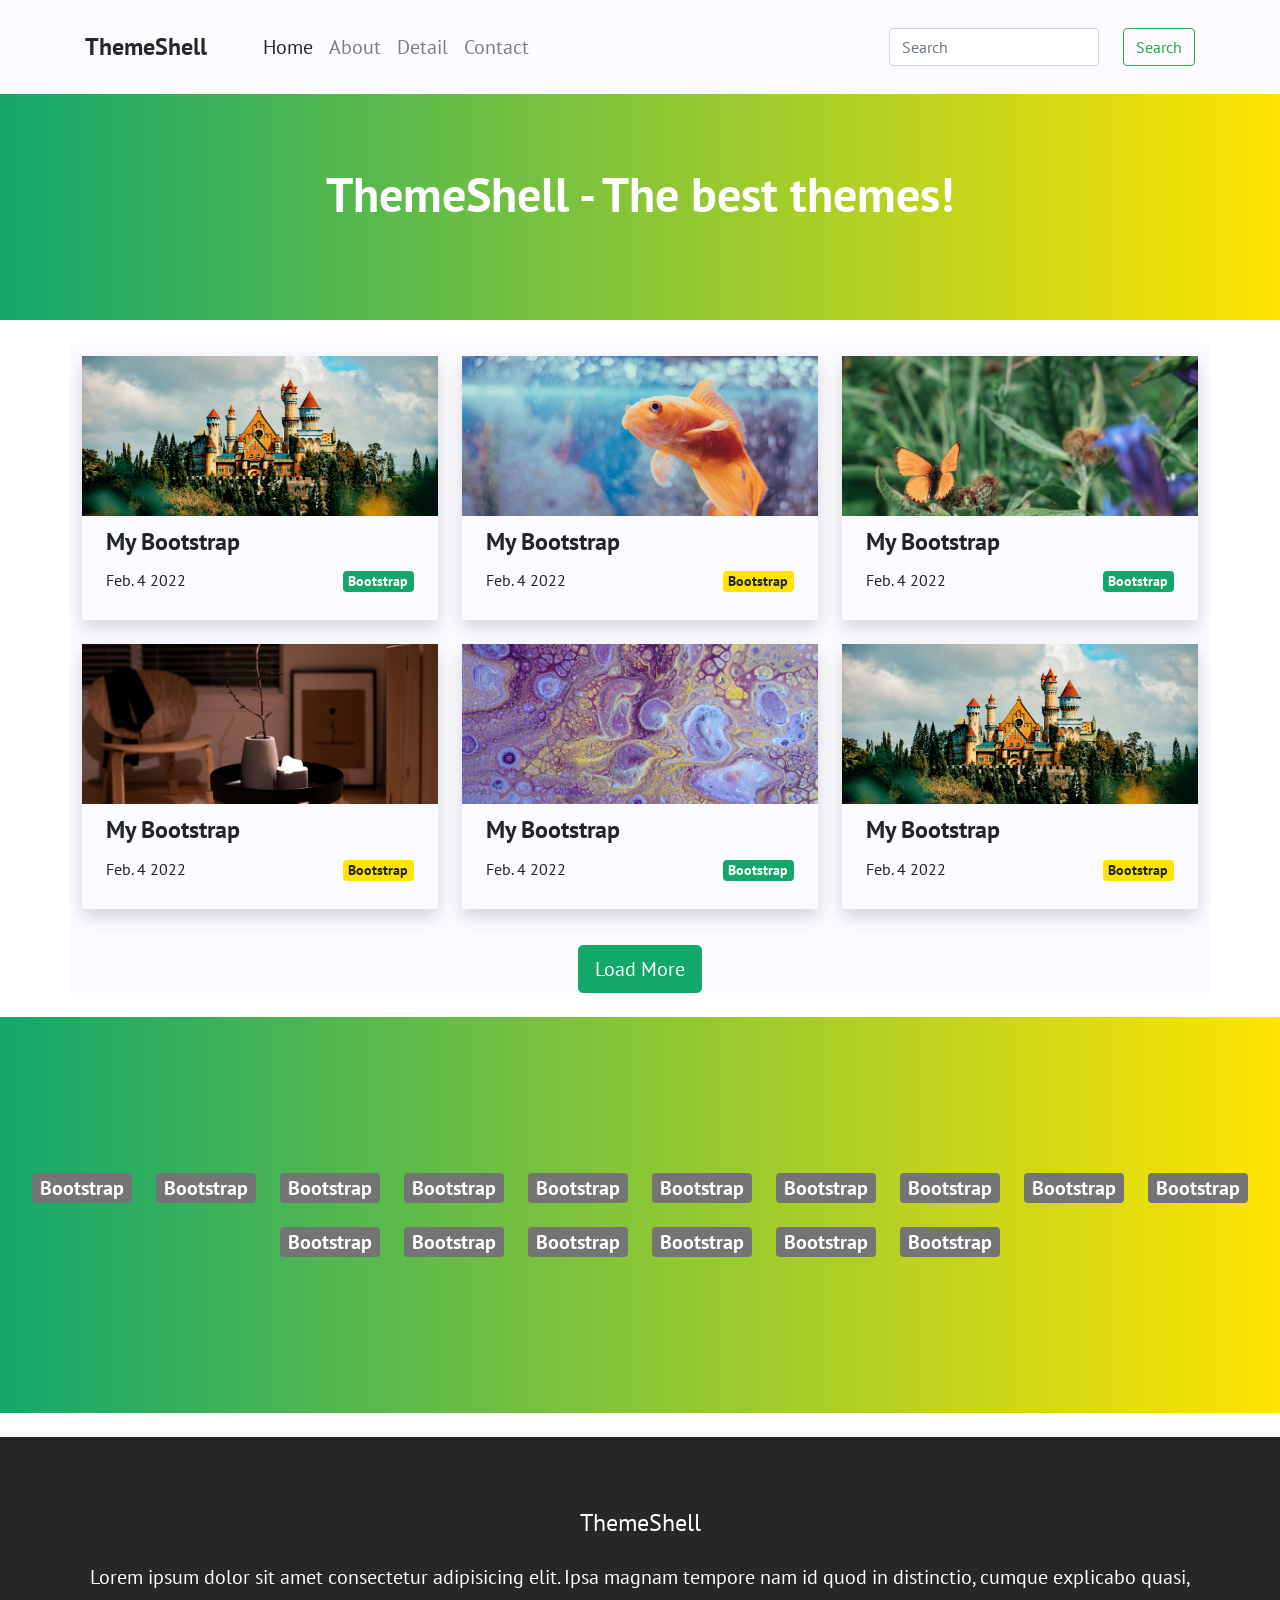
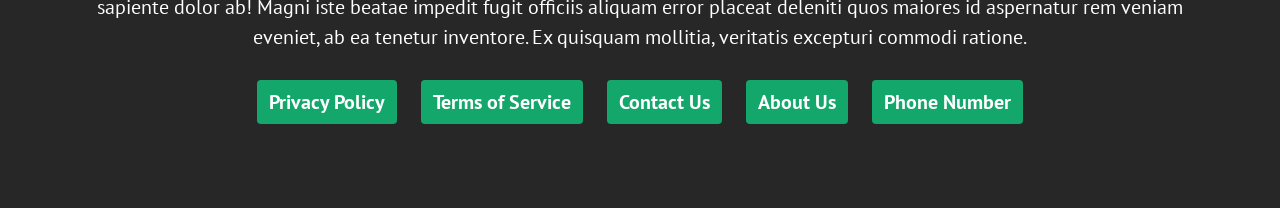
<file: index.html>
<!DOCTYPE html>
<html lang="en">

<head>
    <meta charset="UTF-8">
    <meta http-equiv="X-UA-Compatible" content="IE=edge">
    <meta name="viewport" content="width=device-width, initial-scale=1.0">
    <title>ThemeShell</title>
    <link rel="stylesheet" href="mycustom.css">
</head>

<body>
    <nav class="navbar navbar-expand-lg navbar-light bg-light">
        <div class="container">
            <a class="navbar-brand text-dark fs-3 font-weight-bold" href="#">ThemeShell</a>
            <button class="navbar-toggler" type="button" data-toggle="collapse" data-target="#navbarSupportedContent"
                aria-controls="navbarSupportedContent" aria-expanded="false" aria-label="Toggle navigation">
                <span class="navbar-toggler-icon"></span>
            </button>

            <div class="collapse navbar-collapse" id="navbarSupportedContent">
                <ul class="navbar-nav mr-auto">
                    <li class="nav-item active">
                        <a class="nav-link text-dark fs-4" href="#">Home <span class="sr-only">(current)</span></a>
                    </li>
                    <li class="nav-item">
                        <a class="nav-link fs-4" href="about.html">About</a>
                    </li>
                    <li class="nav-item">
                        <a class="nav-link fs-4" href="detail.html">Detail</a>
                    </li>
                    <li class="nav-item">
                        <a class="nav-link fs-4" href="contact.html">Contact</a>
                    </li>

                </ul>
                <form class="form-inline my-2 my-lg-0">
                    <input class="form-control mr-sm-2" type="search" placeholder="Search" aria-label="Search">
                    <button class="btn btn-outline-success my-2 my-sm-0" type="submit">Search</button>
                </form>

            </div>
        </div>
    </nav>

    <section class="hero py-4">
        <div class="container d-flex justify-content-center align-items-center h-100">
            <h1 class="font-weight-bold fs-1 text-white">ThemeShell - The best themes!</h1>
        </div>
    </section>

    <main class="content bg-light container my-2">
        <section class="row">
            <article class="col-md-4 p-0">
                <div class="m-1 shadow">
                    <img src="images/pic1.jpg" alt="" class="img-fluid">
                    <div class="content py-1 px-2">
                        <h2 class="fs-3 mb-1 font-weight-bold">My Bootstrap</h2>
                        <div class="d-flex justify-content-between">
                            <p>Feb. 4 2022</p>
                            <p><span class="badge badge-primary fs-5">Bootstrap</span></p>
                        </div>
                    </div>
                </div>
            </article>
            <article class="col-md-4 p-0">
                <div class="m-1 shadow">
                    <img src="images/pic2.jpg" alt="" class="img-fluid">
                    <div class="content py-1 px-2">
                        <h2 class="fs-3 mb-1 font-weight-bold">My Bootstrap</h2>
                        <div class="d-flex justify-content-between">
                            <p>Feb. 4 2022</p>
                            <p><span class="badge badge-warning fs-5">Bootstrap</span></p>
                        </div>
                    </div>
                </div>
            </article>
            <article class="col-md-4 p-0">
                <div class="m-1 shadow">
                    <img src="images/pic3.jpg" alt="" class="img-fluid">
                    <div class="content py-1 px-2">
                        <h2 class="fs-3 mb-1 font-weight-bold">My Bootstrap</h2>
                        <div class="d-flex justify-content-between">
                            <p>Feb. 4 2022</p>
                            <p><span class="badge badge-primary fs-5">Bootstrap</span></p>
                        </div>
                    </div>
                </div>
            </article>
            <article class="col-md-4 p-0">
                <div class="m-1 shadow">
                    <img src="images/pic4.jpg" alt="" class="img-fluid">
                    <div class="content py-1 px-2">
                        <h2 class="fs-3 mb-1 font-weight-bold">My Bootstrap</h2>
                        <div class="d-flex justify-content-between">
                            <p>Feb. 4 2022</p>
                            <p><span class="badge badge-warning fs-5">Bootstrap</span></p>
                        </div>
                    </div>
                </div>
            </article>
            <article class="col-md-4 p-0">
                <div class="m-1 shadow">
                    <img src="images/pic5.jpg" alt="" class="img-fluid">
                    <div class="content py-1 px-2">
                        <h2 class="fs-3 mb-1 font-weight-bold">My Bootstrap</h2>
                        <div class="d-flex justify-content-between">
                            <p>Feb. 4 2022</p>
                            <p><span class="badge badge-primary fs-5">Bootstrap</span></p>
                        </div>
                    </div>
                </div>
            </article>
            <article class="col-md-4 p-0">
                <div class="m-1 shadow">
                    <img src="images/pic1.jpg" alt="" class="img-fluid">
                    <div class="content py-1 px-2">
                        <h2 class="fs-3 mb-1 font-weight-bold">My Bootstrap</h2>
                        <div class="d-flex justify-content-between">
                            <p>Feb. 4 2022</p>
                            <p><span class="badge badge-warning fs-5">Bootstrap</span></p>
                        </div>
                    </div>
                </div>
            </article>

        </section>
        <div class="my-2 d-flex justify-content-center">
            <button class="btn btn-primary btn-lg fs-4">Load More</button>
        </div>
    </main>

    <section class="hero py-5">
        <div class="d-flex justify-content-center flex-wrap">
            <a href="#" class="badge badge-secondary badge-lg fs-4 m-1">Bootstrap</a>
            <a href="#" class="badge badge-secondary badge-lg fs-4 m-1">Bootstrap</a>
            <a href="#" class="badge badge-secondary badge-lg fs-4 m-1">Bootstrap</a>
            <a href="#" class="badge badge-secondary badge-lg fs-4 m-1">Bootstrap</a>
            <a href="#" class="badge badge-secondary badge-lg fs-4 m-1">Bootstrap</a>
            <a href="#" class="badge badge-secondary badge-lg fs-4 m-1">Bootstrap</a>
            <a href="#" class="badge badge-secondary badge-lg fs-4 m-1">Bootstrap</a>
            <a href="#" class="badge badge-secondary badge-lg fs-4 m-1">Bootstrap</a>
            <a href="#" class="badge badge-secondary badge-lg fs-4 m-1">Bootstrap</a>
            <a href="#" class="badge badge-secondary badge-lg fs-4 m-1">Bootstrap</a>
            <a href="#" class="badge badge-secondary badge-lg fs-4 m-1">Bootstrap</a>
            <a href="#" class="badge badge-secondary badge-lg fs-4 m-1">Bootstrap</a>
            <a href="#" class="badge badge-secondary badge-lg fs-4 m-1">Bootstrap</a>
            <a href="#" class="badge badge-secondary badge-lg fs-4 m-1">Bootstrap</a>
            <a href="#" class="badge badge-secondary badge-lg fs-4 m-1">Bootstrap</a>
            <a href="#" class="badge badge-secondary badge-lg fs-4 m-1">Bootstrap</a>


        </div>
    </section>

    <footer class="bg-dark text-white py-4 d-flex justify-content-center mt-2">
        <div class="container text-center">
            <h2 class="fs-3">ThemeShell</h2>
            <p class="fs-4"> Lorem ipsum dolor sit amet consectetur adipisicing elit. Ipsa magnam tempore nam id quod in
                distinctio, cumque explicabo quasi, sapiente dolor ab! Magni iste beatae impedit fugit officiis aliquam
                error placeat deleniti quos maiores id aspernatur rem veniam eveniet, ab ea tenetur inventore. Ex
                quisquam mollitia, veritatis excepturi commodi ratione.</p>
            <div class="d-flex justify-content-center flex-wrap">
                <a href="#" class="badge badge-primary fs-4 m-1 p-1">Privacy Policy</a>
                <a href="#" class="badge badge-primary fs-4 m-1 p-1">Terms of Service</a>
                <a href="#" class="badge badge-primary fs-4 m-1 p-1">Contact Us</a>
                <a href="#" class="badge badge-primary fs-4 m-1 p-1">About Us</a>
                <a href="#" class="badge badge-primary fs-4 m-1 p-1">Phone Number</a>
            </div>
        </div>
    </footer>
    <script src="https://code.jquery.com/jquery-3.2.1.slim.min.js"
        integrity="sha384-KJ3o2DKtIkvYIK3UENzmM7KCkRr/rE9/Qpg6aAZGJwFDMVNA/GpGFF93hXpG5KkN"
        crossorigin="anonymous"></script>
    <script src="https://cdnjs.cloudflare.com/ajax/libs/popper.js/1.12.9/umd/popper.min.js"
        integrity="sha384-ApNbgh9B+Y1QKtv3Rn7W3mgPxhU9K/ScQsAP7hUibX39j7fakFPskvXusvfa0b4Q"
        crossorigin="anonymous"></script>
    <script src="https://maxcdn.bootstrapcdn.com/bootstrap/4.0.0/js/bootstrap.min.js"
        integrity="sha384-JZR6Spejh4U02d8jOt6vLEHfe/JQGiRRSQQxSfFWpi1MquVdAyjUar5+76PVCmYl"
        crossorigin="anonymous"></script>

</body>

</html>
</file>
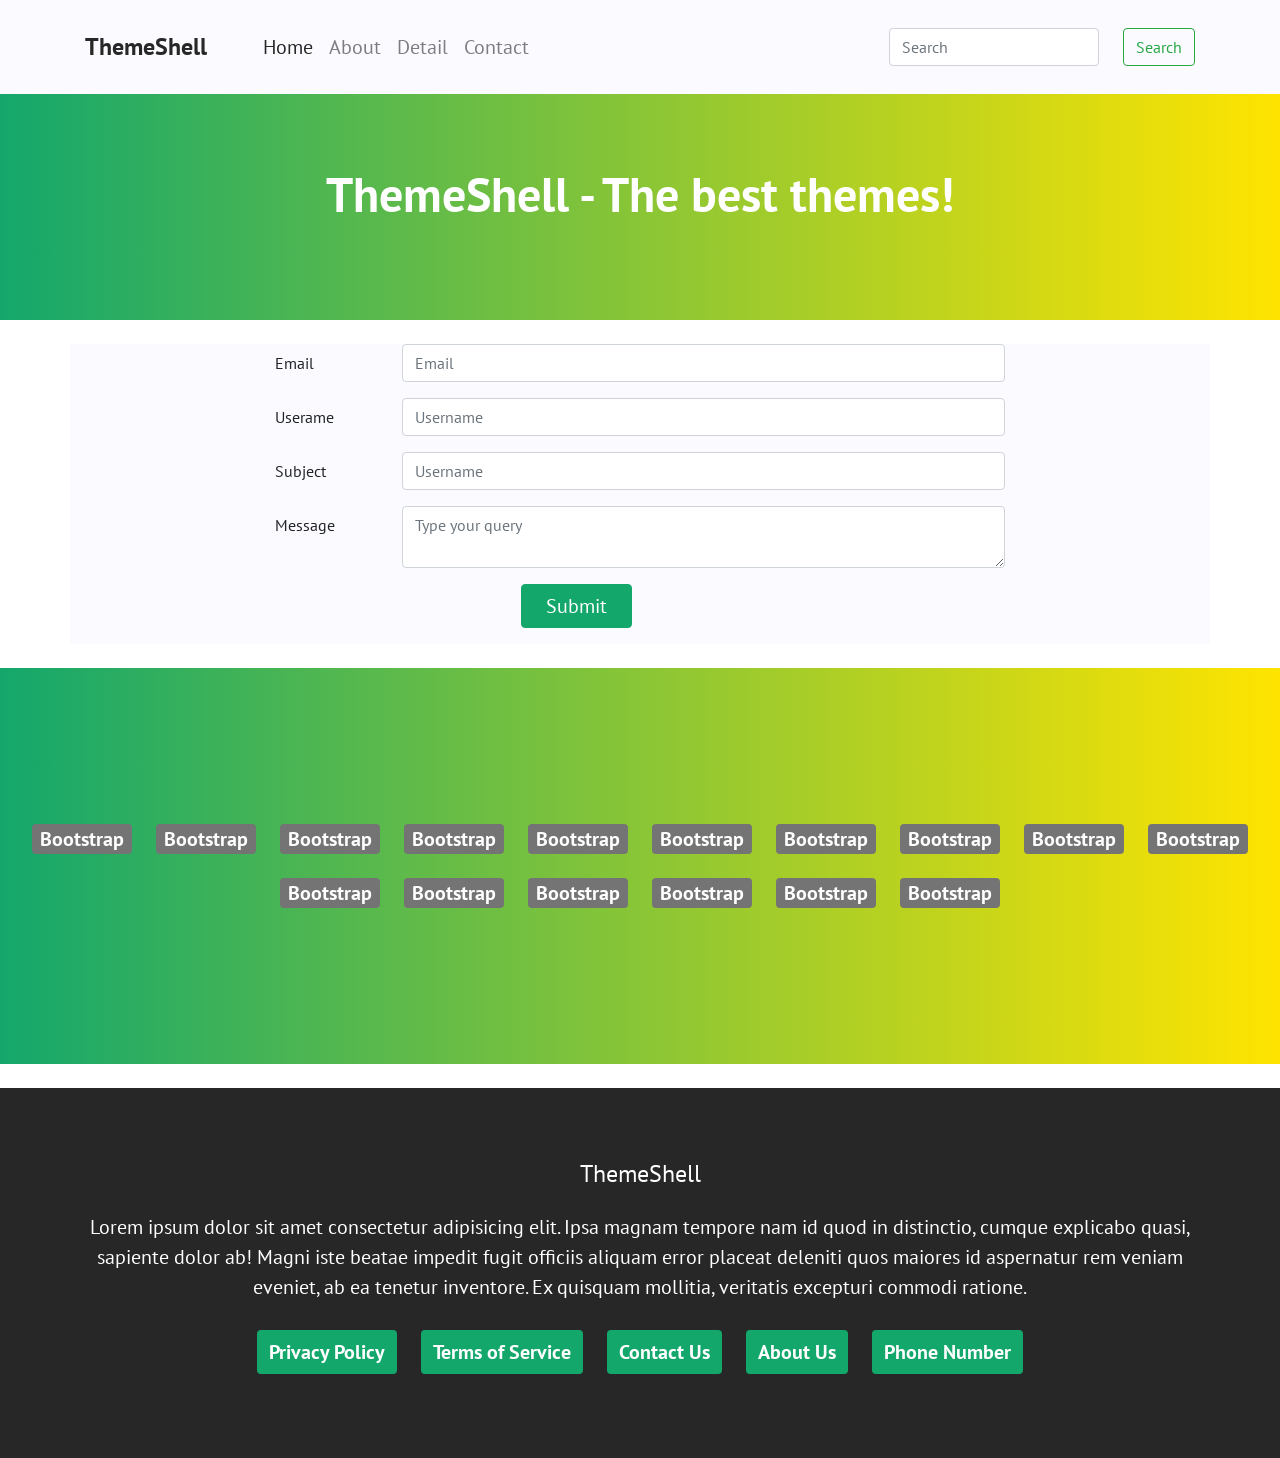
<file: contact.html>
<!DOCTYPE html>
<html lang="en">

<head>
    <meta charset="UTF-8">
    <meta http-equiv="X-UA-Compatible" content="IE=edge">
    <meta name="viewport" content="width=device-width, initial-scale=1.0">
    <title>ThemeShell</title>
    <link rel="stylesheet" href="mycustom.css">
</head>

<body>
    <nav class="navbar navbar-expand-lg navbar-light bg-light">
        <div class="container">
            <a class="navbar-brand text-dark fs-3 font-weight-bold" href="#">ThemeShell</a>
            <button class="navbar-toggler" type="button" data-toggle="collapse" data-target="#navbarSupportedContent"
                aria-controls="navbarSupportedContent" aria-expanded="false" aria-label="Toggle navigation">
                <span class="navbar-toggler-icon"></span>
            </button>

            <div class="collapse navbar-collapse" id="navbarSupportedContent">
                <ul class="navbar-nav mr-auto">
                    <li class="nav-item active">
                        <a class="nav-link text-dark fs-4" href="#">Home <span class="sr-only">(current)</span></a>
                    </li>
                    <li class="nav-item">
                        <a class="nav-link fs-4" href="about.html">About</a>
                    </li>
                    <li class="nav-item">
                        <a class="nav-link fs-4" href="detail.html">Detail</a>
                    </li>
                    <li class="nav-item">
                        <a class="nav-link fs-4" href="contact.html">Contact</a>
                    </li>

                </ul>
                <form class="form-inline my-2 my-lg-0">
                    <input class="form-control mr-sm-2" type="search" placeholder="Search" aria-label="Search">
                    <button class="btn btn-outline-success my-2 my-sm-0" type="submit">Search</button>
                </form>

            </div>
        </div>
    </nav>

    <section class="hero py-4">
        <div class="container d-flex justify-content-center align-items-center h-100">
            <h1 class="font-weight-bold fs-1 text-white">ThemeShell - The best themes!</h1>
        </div>
    </section>

    <main class="content bg-light container my-2">
        <section class="row justify-content-center">
          <form action="mail.php" class="col-md-8" method="post">
                <div class="form-group row">
                  <label for="inputEmail3" class="col-sm-2 col-form-label">Email</label>
                  <div class="col-sm-10">
                    <input type="email" class="form-control" id="inputEmail3" placeholder="Email" name="email">
                  </div>
                </div>
                <div class="form-group row">
                  <label for="inputUsername" class="col-sm-2 col-form-label">Userame</label>
                  <div class="col-sm-10">
                    <input type="text" class="form-control" id="inputUsername" placeholder="Username" name="username">
                  </div>
                </div>
                <div class="form-group row">
                  <label for="inputUsername" class="col-sm-2 col-form-label">Subject</label>
                  <div class="col-sm-10">
                    <input type="text" class="form-control" id="inputUsername" placeholder="Username" name="subject">
                  </div>
                </div>
                
                <div class="form-group row">
                    <label for="inputMessage" class="col-sm-2 col-form-label">Message</label>
                    <div class="col-sm-10">
                      <textarea id="inputMessage" placeholder="Type your query" class="form-control" name="message"></textarea>
                    </div>
                    </div>
                <div class="form-group row text-center">
                  <div class="col-sm-10">
                    <button type="submit" class="btn btn-primary px-2 fs-4">Submit</button>
                  </div>
                </div>
          </form>
        </section>
        
    </main>

    <section class="hero py-5">
        <div class="d-flex justify-content-center flex-wrap">
            <a href="#" class="badge badge-secondary badge-lg fs-4 m-1">Bootstrap</a>
            <a href="#" class="badge badge-secondary badge-lg fs-4 m-1">Bootstrap</a>
            <a href="#" class="badge badge-secondary badge-lg fs-4 m-1">Bootstrap</a>
            <a href="#" class="badge badge-secondary badge-lg fs-4 m-1">Bootstrap</a>
            <a href="#" class="badge badge-secondary badge-lg fs-4 m-1">Bootstrap</a>
            <a href="#" class="badge badge-secondary badge-lg fs-4 m-1">Bootstrap</a>
            <a href="#" class="badge badge-secondary badge-lg fs-4 m-1">Bootstrap</a>
            <a href="#" class="badge badge-secondary badge-lg fs-4 m-1">Bootstrap</a>
            <a href="#" class="badge badge-secondary badge-lg fs-4 m-1">Bootstrap</a>
            <a href="#" class="badge badge-secondary badge-lg fs-4 m-1">Bootstrap</a>
            <a href="#" class="badge badge-secondary badge-lg fs-4 m-1">Bootstrap</a>
            <a href="#" class="badge badge-secondary badge-lg fs-4 m-1">Bootstrap</a>
            <a href="#" class="badge badge-secondary badge-lg fs-4 m-1">Bootstrap</a>
            <a href="#" class="badge badge-secondary badge-lg fs-4 m-1">Bootstrap</a>
            <a href="#" class="badge badge-secondary badge-lg fs-4 m-1">Bootstrap</a>
            <a href="#" class="badge badge-secondary badge-lg fs-4 m-1">Bootstrap</a>


        </div>
    </section>

    <footer class="bg-dark text-white py-4 d-flex justify-content-center mt-2">
        <div class="container text-center">
            <h2 class="fs-3">ThemeShell</h2>
            <p class="fs-4"> Lorem ipsum dolor sit amet consectetur adipisicing elit. Ipsa magnam tempore nam id quod in
                distinctio, cumque explicabo quasi, sapiente dolor ab! Magni iste beatae impedit fugit officiis aliquam
                error placeat deleniti quos maiores id aspernatur rem veniam eveniet, ab ea tenetur inventore. Ex
                quisquam mollitia, veritatis excepturi commodi ratione.</p>
            <div class="d-flex justify-content-center flex-wrap">
                <a href="#" class="badge badge-primary fs-4 m-1 p-1">Privacy Policy</a>
                <a href="#" class="badge badge-primary fs-4 m-1 p-1">Terms of Service</a>
                <a href="#" class="badge badge-primary fs-4 m-1 p-1">Contact Us</a>
                <a href="#" class="badge badge-primary fs-4 m-1 p-1">About Us</a>
                <a href="#" class="badge badge-primary fs-4 m-1 p-1">Phone Number</a>
            </div>
        </div>
    </footer>
    <script src="https://code.jquery.com/jquery-3.2.1.slim.min.js"
        integrity="sha384-KJ3o2DKtIkvYIK3UENzmM7KCkRr/rE9/Qpg6aAZGJwFDMVNA/GpGFF93hXpG5KkN"
        crossorigin="anonymous"></script>
    <script src="https://cdnjs.cloudflare.com/ajax/libs/popper.js/1.12.9/umd/popper.min.js"
        integrity="sha384-ApNbgh9B+Y1QKtv3Rn7W3mgPxhU9K/ScQsAP7hUibX39j7fakFPskvXusvfa0b4Q"
        crossorigin="anonymous"></script>
    <script src="https://maxcdn.bootstrapcdn.com/bootstrap/4.0.0/js/bootstrap.min.js"
        integrity="sha384-JZR6Spejh4U02d8jOt6vLEHfe/JQGiRRSQQxSfFWpi1MquVdAyjUar5+76PVCmYl"
        crossorigin="anonymous"></script>

</body>

</html>
</file>
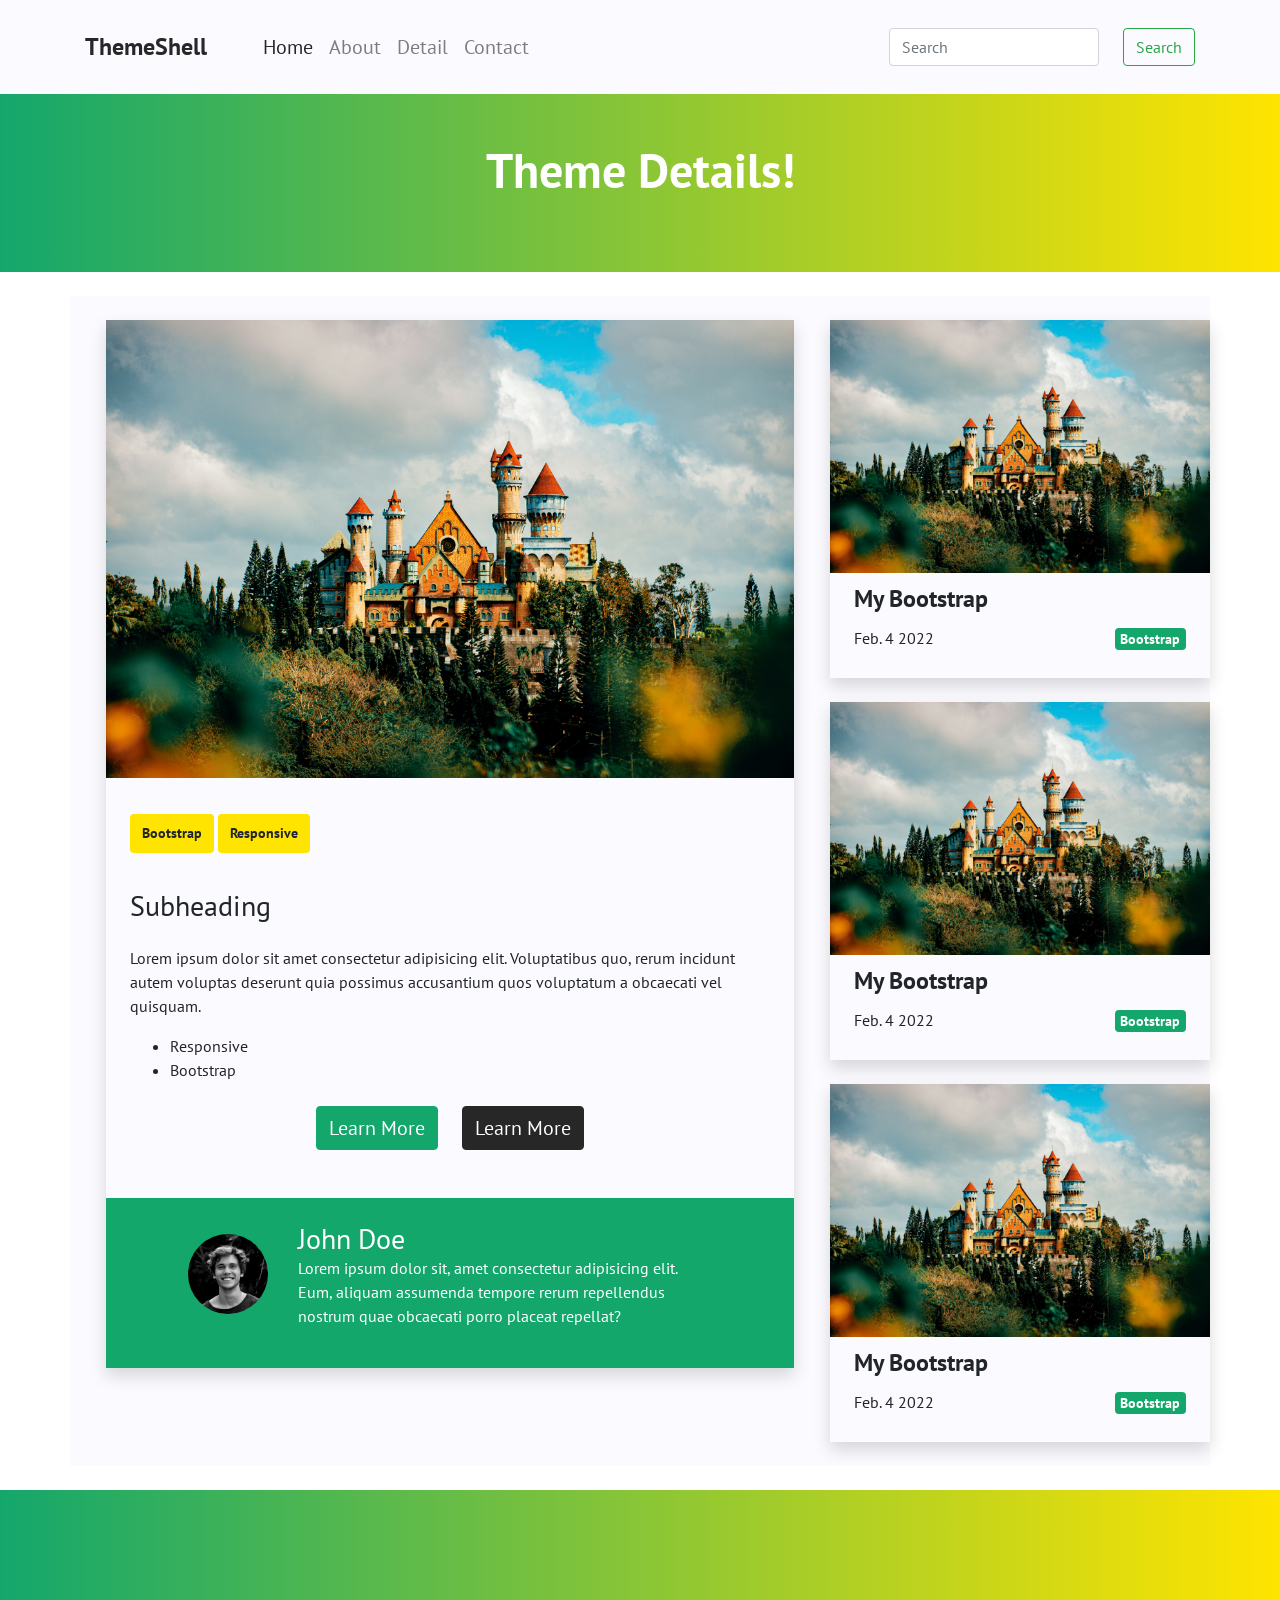
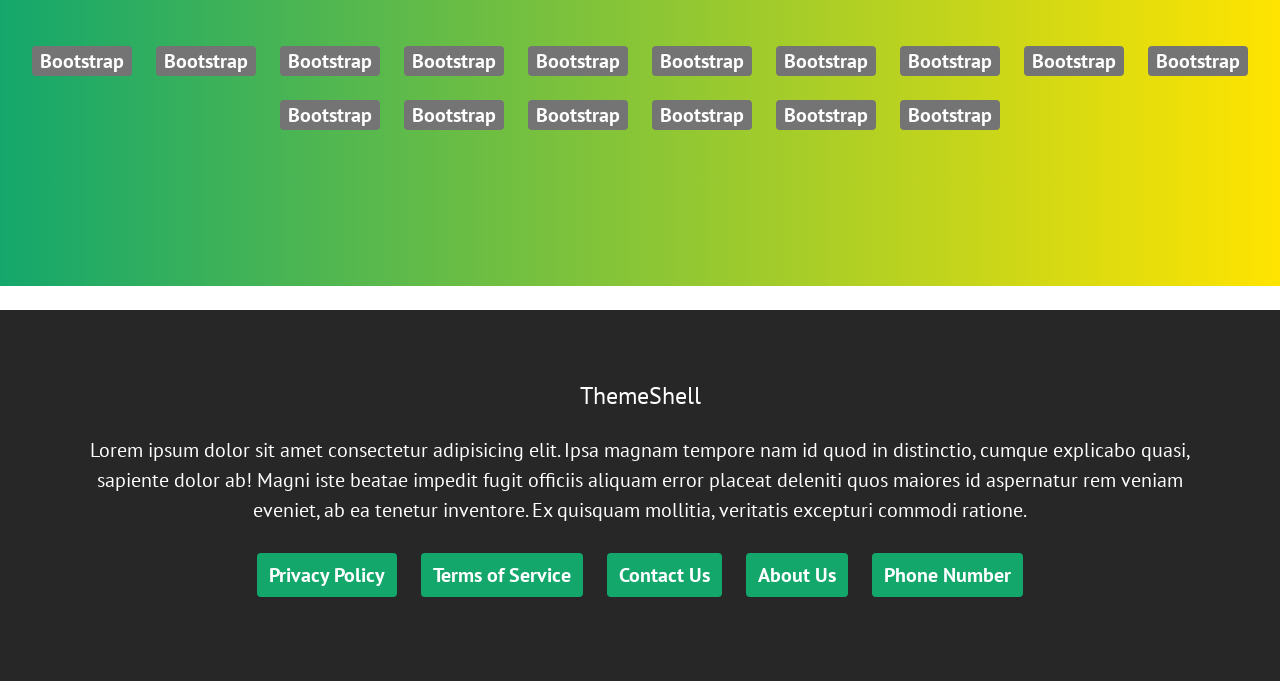
<file: detail.html>
<!DOCTYPE html>
<html lang="en">

<head>
    <meta charset="UTF-8">
    <meta http-equiv="X-UA-Compatible" content="IE=edge">
    <meta name="viewport" content="width=device-width, initial-scale=1.0">
    <title>Details</title>
    <link rel="stylesheet" href="mycustom.css">
</head>

<body>
    <nav class="navbar navbar-expand-lg navbar-light bg-light">
        <div class="container">
            <a class="navbar-brand text-dark fs-3 font-weight-bold" href="#">ThemeShell</a>
            <button class="navbar-toggler" type="button" data-toggle="collapse" data-target="#navbarSupportedContent"
                aria-controls="navbarSupportedContent" aria-expanded="false" aria-label="Toggle navigation">
                <span class="navbar-toggler-icon"></span>
            </button>

            <div class="collapse navbar-collapse" id="navbarSupportedContent">
                <ul class="navbar-nav mr-auto">
                    <li class="nav-item active">
                        <a class="nav-link text-dark fs-4" href="#">Home <span class="sr-only">(current)</span></a>
                    </li>
                    <li class="nav-item">
                        <a class="nav-link fs-4" href="about.html">About</a>
                    </li>
                    <li class="nav-item">
                        <a class="nav-link fs-4" href="detail.html">Detail</a>
                    </li>
                    <li class="nav-item">
                        <a class="nav-link fs-4" href="contact.html">Contact</a>
                    </li>

                </ul>
                <form class="form-inline my-2 my-lg-0">
                    <input class="form-control mr-sm-2" type="search" placeholder="Search" aria-label="Search">
                    <button class="btn btn-outline-success my-2 my-sm-0" type="submit">Search</button>
                </form>

            </div>
        </div>
    </nav>

    <section class="hero py-3">
        <div class="container d-flex justify-content-center align-items-center h-100">
            <h1 class="font-weight-bold fs-1 text-white">Theme Details!</h1>
        </div>
    </section>

    <main class="content bg-light container my-2">
        <div class="row">
            <article class="col-md-8 px-1">
               <div class="m-2 shadow">
                   <img src="images/pic1.jpg" alt="" class="img-fluid">
                   <div class="p-2">
                       <div class="badges">
                           <a href="#" class="badge badge-warning ml-0 my-1 p-1 fs-5">Bootstrap</a>
                           <a href="#" class="badge badge-warning ml-0 my-1 p-1 fs-5">Responsive</a>
                       </div>

                       <h3 class="pt-2">Subheading</h3>
                       <p>Lorem ipsum dolor sit amet consectetur adipisicing elit. Voluptatibus quo, rerum incidunt autem voluptas deserunt quia possimus accusantium quos voluptatum a obcaecati vel quisquam.</p>
                       <ul>
                           <li>Responsive</li>
                           <li>Bootstrap</li>
                       </ul>
                       <div class="my-2 d-flex justify-content-center">
                           <a href="" class="btn btn-primary text-white mx-1 fs-4">Learn More</a><a href="" class="btn btn-dark text-white mx-1 fs-4">Learn More</a>
                       </div>
                   </div>
                   <div class="p-2 bg-primary text-white">
                       <div class="row">
                        <div class="col-md-3 text-right py-1">
                            <img src="images/p1.jpg" alt="" class="img-fluid rounded-circle custom-person-image ">
                        </div>
                        <div class="col-md-8">
                            <h3 class="my-0">John Doe</h3>
                            <p >Lorem ipsum dolor sit, amet consectetur adipisicing elit. Eum, aliquam assumenda tempore rerum repellendus nostrum quae obcaecati porro placeat repellat?</p>
                        </div>
                       </div>
                    </div>
               </div>
            </article>

            <aside class="col-md-4 px-0">
                <article class="w-100 my-2">
                    <div class="mx-0 shadow">
                        <img src="images/pic1.jpg" alt="" class="img-fluid">
                        <div class="content py-1 px-2">
                            <h2 class="fs-3 mb-1 font-weight-bold">My Bootstrap</h2>
                            <div class="d-flex justify-content-between">
                                <p>Feb. 4 2022</p>
                                <p><span class="badge badge-primary fs-5">Bootstrap</span></p>
                            </div>
                        </div>
                    </div>
                </article>
                <article class="w-100 my-2">
                    <div class="mx-0 shadow">
                        <img src="images/pic1.jpg" alt="" class="img-fluid">
                        <div class="content py-1 px-2">
                            <h2 class="fs-3 mb-1 font-weight-bold">My Bootstrap</h2>
                            <div class="d-flex justify-content-between">
                                <p>Feb. 4 2022</p>
                                <p><span class="badge badge-primary fs-5">Bootstrap</span></p>
                            </div>
                        </div>
                    </div>
                </article>
                <article class="w-100 my-2">
                    <div class="mx-0 shadow">
                        <img src="images/pic1.jpg" alt="" class="img-fluid">
                        <div class="content py-1 px-2">
                            <h2 class="fs-3 mb-1 font-weight-bold">My Bootstrap</h2>
                            <div class="d-flex justify-content-between">
                                <p>Feb. 4 2022</p>
                                <p><span class="badge badge-primary fs-5">Bootstrap</span></p>
                            </div>
                        </div>
                    </div>
                </article>
                

            </aside>

        </section>

    </main>

    <section class="hero py-5">
        <div class="d-flex justify-content-center flex-wrap">
            <a href="#" class="badge badge-secondary badge-lg fs-4 m-1">Bootstrap</a>
            <a href="#" class="badge badge-secondary badge-lg fs-4 m-1">Bootstrap</a>
            <a href="#" class="badge badge-secondary badge-lg fs-4 m-1">Bootstrap</a>
            <a href="#" class="badge badge-secondary badge-lg fs-4 m-1">Bootstrap</a>
            <a href="#" class="badge badge-secondary badge-lg fs-4 m-1">Bootstrap</a>
            <a href="#" class="badge badge-secondary badge-lg fs-4 m-1">Bootstrap</a>
            <a href="#" class="badge badge-secondary badge-lg fs-4 m-1">Bootstrap</a>
            <a href="#" class="badge badge-secondary badge-lg fs-4 m-1">Bootstrap</a>
            <a href="#" class="badge badge-secondary badge-lg fs-4 m-1">Bootstrap</a>
            <a href="#" class="badge badge-secondary badge-lg fs-4 m-1">Bootstrap</a>
            <a href="#" class="badge badge-secondary badge-lg fs-4 m-1">Bootstrap</a>
            <a href="#" class="badge badge-secondary badge-lg fs-4 m-1">Bootstrap</a>
            <a href="#" class="badge badge-secondary badge-lg fs-4 m-1">Bootstrap</a>
            <a href="#" class="badge badge-secondary badge-lg fs-4 m-1">Bootstrap</a>
            <a href="#" class="badge badge-secondary badge-lg fs-4 m-1">Bootstrap</a>
            <a href="#" class="badge badge-secondary badge-lg fs-4 m-1">Bootstrap</a>


        </div>
    </section>

    <footer class="bg-dark text-white py-4 d-flex justify-content-center mt-2">
        <div class="container text-center">
            <h2 class="fs-3">ThemeShell</h2>
            <p class="fs-4"> Lorem ipsum dolor sit amet consectetur adipisicing elit. Ipsa magnam tempore nam id quod in
                distinctio, cumque explicabo quasi, sapiente dolor ab! Magni iste beatae impedit fugit officiis aliquam
                error placeat deleniti quos maiores id aspernatur rem veniam eveniet, ab ea tenetur inventore. Ex
                quisquam mollitia, veritatis excepturi commodi ratione.</p>
            <div class="d-flex justify-content-center flex-wrap">
                <a href="#" class="badge badge-primary fs-4 m-1 p-1">Privacy Policy</a>
                <a href="#" class="badge badge-primary fs-4 m-1 p-1">Terms of Service</a>
                <a href="#" class="badge badge-primary fs-4 m-1 p-1">Contact Us</a>
                <a href="#" class="badge badge-primary fs-4 m-1 p-1">About Us</a>
                <a href="#" class="badge badge-primary fs-4 m-1 p-1">Phone Number</a>


            </div>
        </div>
    </footer>


    <script src="https://code.jquery.com/jquery-3.2.1.slim.min.js"
        integrity="sha384-KJ3o2DKtIkvYIK3UENzmM7KCkRr/rE9/Qpg6aAZGJwFDMVNA/GpGFF93hXpG5KkN"
        crossorigin="anonymous"></script>
    <script src="https://cdnjs.cloudflare.com/ajax/libs/popper.js/1.12.9/umd/popper.min.js"
        integrity="sha384-ApNbgh9B+Y1QKtv3Rn7W3mgPxhU9K/ScQsAP7hUibX39j7fakFPskvXusvfa0b4Q"
        crossorigin="anonymous"></script>
    <script src="https://maxcdn.bootstrapcdn.com/bootstrap/4.0.0/js/bootstrap.min.js"
        integrity="sha384-JZR6Spejh4U02d8jOt6vLEHfe/JQGiRRSQQxSfFWpi1MquVdAyjUar5+76PVCmYl"
        crossorigin="anonymous"></script>

</body>

</html>
</file>
<file: mycustom.css>
@charset "UTF-8";
@import url("https://fonts.googleapis.com/css2?family=PT+Sans&display=swap");
/*!
 * Bootstrap v4.4.1 (https://getbootstrap.com/)
 * Copyright 2011-2019 The Bootstrap Authors
 * Copyright 2011-2019 Twitter, Inc.
 * Licensed under MIT (https://github.com/twbs/bootstrap/blob/master/LICENSE)
 */
:root {
  --blue: #007bff;
  --indigo: #6610f2;
  --purple: #6f42c1;
  --pink: #e83e8c;
  --red: #dc3545;
  --orange: #fd7e14;
  --yellow: #ffc107;
  --green: #28a745;
  --teal: #20c997;
  --cyan: #17a2b8;
  --white: #fff;
  --gray: #6c757d;
  --gray-dark: #343a40;
  --primary: #14A76C;
  --secondary: #747474;
  --success: #28a745;
  --info: #17a2b8;
  --warning: #ffe400;
  --danger: #FF652F;
  --light: #fafaff;
  --dark: #272727;
  --breakpoint-xs: 0;
  --breakpoint-sm: 576px;
  --breakpoint-md: 768px;
  --breakpoint-lg: 992px;
  --breakpoint-xl: 1200px;
  --font-family-sans-serif: "PT Sans";
  --font-family-monospace: "PT Sans";
  --font-family-serif: "PT Sans";
  --font-family-base: "PT Sans";
  --spacer: "PT Sans";
}

*,
*::before,
*::after {
  box-sizing: border-box;
}

html {
  font-family: sans-serif;
  line-height: 1.15;
  -webkit-text-size-adjust: 100%;
  -webkit-tap-highlight-color: rgba(0, 0, 0, 0);
}

article, aside, figcaption, figure, footer, header, hgroup, main, nav, section {
  display: block;
}

body {
  margin: 0;
  font-family: "PT Sans";
  font-size: 1rem;
  font-weight: 400;
  line-height: 1.5;
  color: #212529;
  text-align: left;
  background-color: #fff;
}

.fs-1{
  font-size: 3rem !important;
}

.fs-2{
  font-size: 2rem !important;
}

.fs-3{
  font-size: 1.5rem !important;
}

.fs-4{
  font-size: 1.25rem !important;
}

.fs-5{
  font-size: 0.9rem !important;
}

.hero{
  background: linear-gradient(to right,var(--primary),var(--warning));
}

section article img{
  height: 10rem !important;
  object-fit: cover !important;
  width: 100% !important;
}

.custom-person-image{
  width: 5rem !important;
  height: 5rem !important;
  object-fit: cover !important;
}

.custom-about-image{
  height: 35rem !important;
  border-radius: 0.5rem;
}

[tabindex="-1"]:focus:not(:focus-visible) {
  outline: 0 !important;
}

hr {
  box-sizing: content-box;
  height: 0;
  overflow: visible;
}

h1, h2, h3, h4, h5, h6 {
  margin-top: 0;
  margin-bottom: 1.5rem;
}

p {
  margin-top: 0;
  margin-bottom: 1rem;
}

abbr[title],
abbr[data-original-title] {
  text-decoration: underline;
  text-decoration: underline dotted;
  cursor: help;
  border-bottom: 0;
  text-decoration-skip-ink: none;
}

address {
  margin-bottom: 1rem;
  font-style: normal;
  line-height: inherit;
}

ol,
ul,
dl {
  margin-top: 0;
  margin-bottom: 1rem;
}

ol ol,
ul ul,
ol ul,
ul ol {
  margin-bottom: 0;
}

dt {
  font-weight: 700;
}

dd {
  margin-bottom: 0.5rem;
  margin-left: 0;
}

blockquote {
  margin: 0 0 1rem;
}

b,
strong {
  font-weight: bolder;
}

small {
  font-size: 80%;
}

sub,
sup {
  position: relative;
  font-size: 75%;
  line-height: 0;
  vertical-align: baseline;
}

sub {
  bottom: -0.25em;
}

sup {
  top: -0.5em;
}

a {
  color: #14A76C;
  text-decoration: none;
  background-color: transparent;
}
a:hover {
  color: #0c6340;
  text-decoration: underline;
}

a:not([href]) {
  color: inherit;
  text-decoration: none;
}
a:not([href]):hover {
  color: inherit;
  text-decoration: none;
}

pre,
code,
kbd,
samp {
  font-family: "PT Sans";
  font-size: 1em;
}

pre {
  margin-top: 0;
  margin-bottom: 1rem;
  overflow: auto;
}

figure {
  margin: 0 0 1rem;
}

img {
  vertical-align: middle;
  border-style: none;
}

svg {
  overflow: hidden;
  vertical-align: middle;
}

table {
  border-collapse: collapse;
}

caption {
  padding-top: 0.75rem;
  padding-bottom: 0.75rem;
  color: #6c757d;
  text-align: left;
  caption-side: bottom;
}

th {
  text-align: inherit;
}

label {
  display: inline-block;
  margin-bottom: 0.5rem;
}

button {
  border-radius: 0;
}

button:focus {
  outline: 1px dotted;
  outline: 5px auto -webkit-focus-ring-color;
}

input,
button,
select,
optgroup,
textarea {
  margin: 0;
  font-family: inherit;
  font-size: inherit;
  line-height: inherit;
}

button,
input {
  overflow: visible;
}

button,
select {
  text-transform: none;
}

select {
  word-wrap: normal;
}

button,
[type=button],
[type=reset],
[type=submit] {
  -webkit-appearance: button;
}

button:not(:disabled),
[type=button]:not(:disabled),
[type=reset]:not(:disabled),
[type=submit]:not(:disabled) {
  cursor: pointer;
}

button::-moz-focus-inner,
[type=button]::-moz-focus-inner,
[type=reset]::-moz-focus-inner,
[type=submit]::-moz-focus-inner {
  padding: 0;
  border-style: none;
}

input[type=radio],
input[type=checkbox] {
  box-sizing: border-box;
  padding: 0;
}

input[type=date],
input[type=time],
input[type=datetime-local],
input[type=month] {
  -webkit-appearance: listbox;
}

textarea {
  overflow: auto;
  resize: vertical;
}

fieldset {
  min-width: 0;
  padding: 0;
  margin: 0;
  border: 0;
}

legend {
  display: block;
  width: 100%;
  max-width: 100%;
  padding: 0;
  margin-bottom: 0.5rem;
  font-size: 1.5rem;
  line-height: inherit;
  color: inherit;
  white-space: normal;
}

progress {
  vertical-align: baseline;
}

[type=number]::-webkit-inner-spin-button,
[type=number]::-webkit-outer-spin-button {
  height: auto;
}

[type=search] {
  outline-offset: -2px;
  -webkit-appearance: none;
}

[type=search]::-webkit-search-decoration {
  -webkit-appearance: none;
}

::-webkit-file-upload-button {
  font: inherit;
  -webkit-appearance: button;
}

output {
  display: inline-block;
}

summary {
  display: list-item;
  cursor: pointer;
}

template {
  display: none;
}

[hidden] {
  display: none !important;
}

h1, h2, h3, h4, h5, h6,
.h1, .h2, .h3, .h4, .h5, .h6 {
  margin-bottom: 1.5rem;
  font-weight: 500;
  line-height: 1.2;
}

h1, .h1 {
  font-size: 2.5rem;
}

h2, .h2 {
  font-size: 2rem;
}

h3, .h3 {
  font-size: 1.75rem;
}

h4, .h4 {
  font-size: 1.5rem;
}

h5, .h5 {
  font-size: 1.25rem;
}

h6, .h6 {
  font-size: 1rem;
}

.lead {
  font-size: 1.25rem;
  font-weight: 300;
}

.display-1 {
  font-size: 6rem;
  font-weight: 300;
  line-height: 1.2;
}

.display-2 {
  font-size: 5.5rem;
  font-weight: 300;
  line-height: 1.2;
}

.display-3 {
  font-size: 4.5rem;
  font-weight: 300;
  line-height: 1.2;
}

.display-4 {
  font-size: 3.5rem;
  font-weight: 300;
  line-height: 1.2;
}

hr {
  margin-top: 3rem;
  margin-bottom: 3rem;
  border: 0;
  border-top: 1px solid rgba(0, 0, 0, 0.1);
}

small,
.small {
  font-size: 80%;
  font-weight: 400;
}

mark,
.mark {
  padding: 0.2em;
  background-color: #fcf8e3;
}

.list-unstyled {
  padding-left: 0;
  list-style: none;
}

.list-inline {
  padding-left: 0;
  list-style: none;
}

.list-inline-item {
  display: inline-block;
}
.list-inline-item:not(:last-child) {
  margin-right: 0.5rem;
}

.initialism {
  font-size: 90%;
  text-transform: uppercase;
}

.blockquote {
  margin-bottom: 3rem;
  font-size: 1.25rem;
}

.blockquote-footer {
  display: block;
  font-size: 80%;
  color: #6c757d;
}
.blockquote-footer::before {
  content: "— ";
}

.img-fluid {
  max-width: 100%;
  height: auto;
}

.img-thumbnail {
  padding: 0.25rem;
  background-color: #fff;
  border: 1px solid #dee2e6;
  border-radius: 0.25rem;
  max-width: 100%;
  height: auto;
}

.figure {
  display: inline-block;
}

.figure-img {
  margin-bottom: 1.5rem;
  line-height: 1;
}

.figure-caption {
  font-size: 90%;
  color: #6c757d;
}

code {
  font-size: 87.5%;
  color: #e83e8c;
  word-wrap: break-word;
}
a > code {
  color: inherit;
}

kbd {
  padding: 0.2rem 0.4rem;
  font-size: 87.5%;
  color: #fff;
  background-color: #212529;
  border-radius: 0.2rem;
}
kbd kbd {
  padding: 0;
  font-size: 100%;
  font-weight: 700;
}

pre {
  display: block;
  font-size: 87.5%;
  color: #212529;
}
pre code {
  font-size: inherit;
  color: inherit;
  word-break: normal;
}

.pre-scrollable {
  max-height: 340px;
  overflow-y: scroll;
}

.container {
  width: 100%;
  padding-right: 15px;
  padding-left: 15px;
  margin-right: auto;
  margin-left: auto;
}
@media (min-width: 576px) {
  .container {
    max-width: 540px;
  }
}
@media (min-width: 768px) {
  .container {
    max-width: 720px;
  }
}
@media (min-width: 992px) {
  .container {
    max-width: 960px;
  }
}
@media (min-width: 1200px) {
  .container {
    max-width: 1140px;
  }
}

.container-fluid, .container-xl, .container-lg, .container-md, .container-sm {
  width: 100%;
  padding-right: 15px;
  padding-left: 15px;
  margin-right: auto;
  margin-left: auto;
}

@media (min-width: 576px) {
  .container-sm, .container {
    max-width: 540px;
  }
}
@media (min-width: 768px) {
  .container-md, .container-sm, .container {
    max-width: 720px;
  }
}
@media (min-width: 992px) {
  .container-lg, .container-md, .container-sm, .container {
    max-width: 960px;
  }
}
@media (min-width: 1200px) {
  .container-xl, .container-lg, .container-md, .container-sm, .container {
    max-width: 1140px;
  }
}
.row {
  display: flex;
  flex-wrap: wrap;
  margin-right: -15px;
  margin-left: -15px;
}

.no-gutters {
  margin-right: 0;
  margin-left: 0;
}
.no-gutters > .col,
.no-gutters > [class*=col-] {
  padding-right: 0;
  padding-left: 0;
}

.col-xl,
.col-xl-auto, .col-xl-12, .col-xl-11, .col-xl-10, .col-xl-9, .col-xl-8, .col-xl-7, .col-xl-6, .col-xl-5, .col-xl-4, .col-xl-3, .col-xl-2, .col-xl-1, .col-lg,
.col-lg-auto, .col-lg-12, .col-lg-11, .col-lg-10, .col-lg-9, .col-lg-8, .col-lg-7, .col-lg-6, .col-lg-5, .col-lg-4, .col-lg-3, .col-lg-2, .col-lg-1, .col-md,
.col-md-auto, .col-md-12, .col-md-11, .col-md-10, .col-md-9, .col-md-8, .col-md-7, .col-md-6, .col-md-5, .col-md-4, .col-md-3, .col-md-2, .col-md-1, .col-sm,
.col-sm-auto, .col-sm-12, .col-sm-11, .col-sm-10, .col-sm-9, .col-sm-8, .col-sm-7, .col-sm-6, .col-sm-5, .col-sm-4, .col-sm-3, .col-sm-2, .col-sm-1, .col,
.col-auto, .col-12, .col-11, .col-10, .col-9, .col-8, .col-7, .col-6, .col-5, .col-4, .col-3, .col-2, .col-1 {
  position: relative;
  width: 100%;
  padding-right: 15px;
  padding-left: 15px;
}

.col {
  flex-basis: 0;
  flex-grow: 1;
  max-width: 100%;
}

.row-cols-1 > * {
  flex: 0 0 100%;
  max-width: 100%;
}

.row-cols-2 > * {
  flex: 0 0 50%;
  max-width: 50%;
}

.row-cols-3 > * {
  flex: 0 0 33.3333333333%;
  max-width: 33.3333333333%;
}

.row-cols-4 > * {
  flex: 0 0 25%;
  max-width: 25%;
}

.row-cols-5 > * {
  flex: 0 0 20%;
  max-width: 20%;
}

.row-cols-6 > * {
  flex: 0 0 16.6666666667%;
  max-width: 16.6666666667%;
}

.col-auto {
  flex: 0 0 auto;
  width: auto;
  max-width: 100%;
}

.col-1 {
  flex: 0 0 8.3333333333%;
  max-width: 8.3333333333%;
}

.col-2 {
  flex: 0 0 16.6666666667%;
  max-width: 16.6666666667%;
}

.col-3 {
  flex: 0 0 25%;
  max-width: 25%;
}

.col-4 {
  flex: 0 0 33.3333333333%;
  max-width: 33.3333333333%;
}

.col-5 {
  flex: 0 0 41.6666666667%;
  max-width: 41.6666666667%;
}

.col-6 {
  flex: 0 0 50%;
  max-width: 50%;
}

.col-7 {
  flex: 0 0 58.3333333333%;
  max-width: 58.3333333333%;
}

.col-8 {
  flex: 0 0 66.6666666667%;
  max-width: 66.6666666667%;
}

.col-9 {
  flex: 0 0 75%;
  max-width: 75%;
}

.col-10 {
  flex: 0 0 83.3333333333%;
  max-width: 83.3333333333%;
}

.col-11 {
  flex: 0 0 91.6666666667%;
  max-width: 91.6666666667%;
}

.col-12 {
  flex: 0 0 100%;
  max-width: 100%;
}

.order-first {
  order: -1;
}

.order-last {
  order: 13;
}

.order-0 {
  order: 0;
}

.order-1 {
  order: 1;
}

.order-2 {
  order: 2;
}

.order-3 {
  order: 3;
}

.order-4 {
  order: 4;
}

.order-5 {
  order: 5;
}

.order-6 {
  order: 6;
}

.order-7 {
  order: 7;
}

.order-8 {
  order: 8;
}

.order-9 {
  order: 9;
}

.order-10 {
  order: 10;
}

.order-11 {
  order: 11;
}

.order-12 {
  order: 12;
}

.offset-1 {
  margin-left: 8.3333333333%;
}

.offset-2 {
  margin-left: 16.6666666667%;
}

.offset-3 {
  margin-left: 25%;
}

.offset-4 {
  margin-left: 33.3333333333%;
}

.offset-5 {
  margin-left: 41.6666666667%;
}

.offset-6 {
  margin-left: 50%;
}

.offset-7 {
  margin-left: 58.3333333333%;
}

.offset-8 {
  margin-left: 66.6666666667%;
}

.offset-9 {
  margin-left: 75%;
}

.offset-10 {
  margin-left: 83.3333333333%;
}

.offset-11 {
  margin-left: 91.6666666667%;
}

@media (min-width: 576px) {
  .col-sm {
    flex-basis: 0;
    flex-grow: 1;
    max-width: 100%;
  }

  .row-cols-sm-1 > * {
    flex: 0 0 100%;
    max-width: 100%;
  }

  .row-cols-sm-2 > * {
    flex: 0 0 50%;
    max-width: 50%;
  }

  .row-cols-sm-3 > * {
    flex: 0 0 33.3333333333%;
    max-width: 33.3333333333%;
  }

  .row-cols-sm-4 > * {
    flex: 0 0 25%;
    max-width: 25%;
  }

  .row-cols-sm-5 > * {
    flex: 0 0 20%;
    max-width: 20%;
  }

  .row-cols-sm-6 > * {
    flex: 0 0 16.6666666667%;
    max-width: 16.6666666667%;
  }

  .col-sm-auto {
    flex: 0 0 auto;
    width: auto;
    max-width: 100%;
  }

  .col-sm-1 {
    flex: 0 0 8.3333333333%;
    max-width: 8.3333333333%;
  }

  .col-sm-2 {
    flex: 0 0 16.6666666667%;
    max-width: 16.6666666667%;
  }

  .col-sm-3 {
    flex: 0 0 25%;
    max-width: 25%;
  }

  .col-sm-4 {
    flex: 0 0 33.3333333333%;
    max-width: 33.3333333333%;
  }

  .col-sm-5 {
    flex: 0 0 41.6666666667%;
    max-width: 41.6666666667%;
  }

  .col-sm-6 {
    flex: 0 0 50%;
    max-width: 50%;
  }

  .col-sm-7 {
    flex: 0 0 58.3333333333%;
    max-width: 58.3333333333%;
  }

  .col-sm-8 {
    flex: 0 0 66.6666666667%;
    max-width: 66.6666666667%;
  }

  .col-sm-9 {
    flex: 0 0 75%;
    max-width: 75%;
  }

  .col-sm-10 {
    flex: 0 0 83.3333333333%;
    max-width: 83.3333333333%;
  }

  .col-sm-11 {
    flex: 0 0 91.6666666667%;
    max-width: 91.6666666667%;
  }

  .col-sm-12 {
    flex: 0 0 100%;
    max-width: 100%;
  }

  .order-sm-first {
    order: -1;
  }

  .order-sm-last {
    order: 13;
  }

  .order-sm-0 {
    order: 0;
  }

  .order-sm-1 {
    order: 1;
  }

  .order-sm-2 {
    order: 2;
  }

  .order-sm-3 {
    order: 3;
  }

  .order-sm-4 {
    order: 4;
  }

  .order-sm-5 {
    order: 5;
  }

  .order-sm-6 {
    order: 6;
  }

  .order-sm-7 {
    order: 7;
  }

  .order-sm-8 {
    order: 8;
  }

  .order-sm-9 {
    order: 9;
  }

  .order-sm-10 {
    order: 10;
  }

  .order-sm-11 {
    order: 11;
  }

  .order-sm-12 {
    order: 12;
  }

  .offset-sm-0 {
    margin-left: 0;
  }

  .offset-sm-1 {
    margin-left: 8.3333333333%;
  }

  .offset-sm-2 {
    margin-left: 16.6666666667%;
  }

  .offset-sm-3 {
    margin-left: 25%;
  }

  .offset-sm-4 {
    margin-left: 33.3333333333%;
  }

  .offset-sm-5 {
    margin-left: 41.6666666667%;
  }

  .offset-sm-6 {
    margin-left: 50%;
  }

  .offset-sm-7 {
    margin-left: 58.3333333333%;
  }

  .offset-sm-8 {
    margin-left: 66.6666666667%;
  }

  .offset-sm-9 {
    margin-left: 75%;
  }

  .offset-sm-10 {
    margin-left: 83.3333333333%;
  }

  .offset-sm-11 {
    margin-left: 91.6666666667%;
  }
}
@media (min-width: 768px) {
  .col-md {
    flex-basis: 0;
    flex-grow: 1;
    max-width: 100%;
  }

  .row-cols-md-1 > * {
    flex: 0 0 100%;
    max-width: 100%;
  }

  .row-cols-md-2 > * {
    flex: 0 0 50%;
    max-width: 50%;
  }

  .row-cols-md-3 > * {
    flex: 0 0 33.3333333333%;
    max-width: 33.3333333333%;
  }

  .row-cols-md-4 > * {
    flex: 0 0 25%;
    max-width: 25%;
  }

  .row-cols-md-5 > * {
    flex: 0 0 20%;
    max-width: 20%;
  }

  .row-cols-md-6 > * {
    flex: 0 0 16.6666666667%;
    max-width: 16.6666666667%;
  }

  .col-md-auto {
    flex: 0 0 auto;
    width: auto;
    max-width: 100%;
  }

  .col-md-1 {
    flex: 0 0 8.3333333333%;
    max-width: 8.3333333333%;
  }

  .col-md-2 {
    flex: 0 0 16.6666666667%;
    max-width: 16.6666666667%;
  }

  .col-md-3 {
    flex: 0 0 25%;
    max-width: 25%;
  }

  .col-md-4 {
    flex: 0 0 33.3333333333%;
    max-width: 33.3333333333%;
  }

  .col-md-5 {
    flex: 0 0 41.6666666667%;
    max-width: 41.6666666667%;
  }

  .col-md-6 {
    flex: 0 0 50%;
    max-width: 50%;
  }

  .col-md-7 {
    flex: 0 0 58.3333333333%;
    max-width: 58.3333333333%;
  }

  .col-md-8 {
    flex: 0 0 66.6666666667%;
    max-width: 66.6666666667%;
  }

  .col-md-9 {
    flex: 0 0 75%;
    max-width: 75%;
  }

  .col-md-10 {
    flex: 0 0 83.3333333333%;
    max-width: 83.3333333333%;
  }

  .col-md-11 {
    flex: 0 0 91.6666666667%;
    max-width: 91.6666666667%;
  }

  .col-md-12 {
    flex: 0 0 100%;
    max-width: 100%;
  }

  .order-md-first {
    order: -1;
  }

  .order-md-last {
    order: 13;
  }

  .order-md-0 {
    order: 0;
  }

  .order-md-1 {
    order: 1;
  }

  .order-md-2 {
    order: 2;
  }

  .order-md-3 {
    order: 3;
  }

  .order-md-4 {
    order: 4;
  }

  .order-md-5 {
    order: 5;
  }

  .order-md-6 {
    order: 6;
  }

  .order-md-7 {
    order: 7;
  }

  .order-md-8 {
    order: 8;
  }

  .order-md-9 {
    order: 9;
  }

  .order-md-10 {
    order: 10;
  }

  .order-md-11 {
    order: 11;
  }

  .order-md-12 {
    order: 12;
  }

  .offset-md-0 {
    margin-left: 0;
  }

  .offset-md-1 {
    margin-left: 8.3333333333%;
  }

  .offset-md-2 {
    margin-left: 16.6666666667%;
  }

  .offset-md-3 {
    margin-left: 25%;
  }

  .offset-md-4 {
    margin-left: 33.3333333333%;
  }

  .offset-md-5 {
    margin-left: 41.6666666667%;
  }

  .offset-md-6 {
    margin-left: 50%;
  }

  .offset-md-7 {
    margin-left: 58.3333333333%;
  }

  .offset-md-8 {
    margin-left: 66.6666666667%;
  }

  .offset-md-9 {
    margin-left: 75%;
  }

  .offset-md-10 {
    margin-left: 83.3333333333%;
  }

  .offset-md-11 {
    margin-left: 91.6666666667%;
  }
}
@media (min-width: 992px) {
  .col-lg {
    flex-basis: 0;
    flex-grow: 1;
    max-width: 100%;
  }

  .row-cols-lg-1 > * {
    flex: 0 0 100%;
    max-width: 100%;
  }

  .row-cols-lg-2 > * {
    flex: 0 0 50%;
    max-width: 50%;
  }

  .row-cols-lg-3 > * {
    flex: 0 0 33.3333333333%;
    max-width: 33.3333333333%;
  }

  .row-cols-lg-4 > * {
    flex: 0 0 25%;
    max-width: 25%;
  }

  .row-cols-lg-5 > * {
    flex: 0 0 20%;
    max-width: 20%;
  }

  .row-cols-lg-6 > * {
    flex: 0 0 16.6666666667%;
    max-width: 16.6666666667%;
  }

  .col-lg-auto {
    flex: 0 0 auto;
    width: auto;
    max-width: 100%;
  }

  .col-lg-1 {
    flex: 0 0 8.3333333333%;
    max-width: 8.3333333333%;
  }

  .col-lg-2 {
    flex: 0 0 16.6666666667%;
    max-width: 16.6666666667%;
  }

  .col-lg-3 {
    flex: 0 0 25%;
    max-width: 25%;
  }

  .col-lg-4 {
    flex: 0 0 33.3333333333%;
    max-width: 33.3333333333%;
  }

  .col-lg-5 {
    flex: 0 0 41.6666666667%;
    max-width: 41.6666666667%;
  }

  .col-lg-6 {
    flex: 0 0 50%;
    max-width: 50%;
  }

  .col-lg-7 {
    flex: 0 0 58.3333333333%;
    max-width: 58.3333333333%;
  }

  .col-lg-8 {
    flex: 0 0 66.6666666667%;
    max-width: 66.6666666667%;
  }

  .col-lg-9 {
    flex: 0 0 75%;
    max-width: 75%;
  }

  .col-lg-10 {
    flex: 0 0 83.3333333333%;
    max-width: 83.3333333333%;
  }

  .col-lg-11 {
    flex: 0 0 91.6666666667%;
    max-width: 91.6666666667%;
  }

  .col-lg-12 {
    flex: 0 0 100%;
    max-width: 100%;
  }

  .order-lg-first {
    order: -1;
  }

  .order-lg-last {
    order: 13;
  }

  .order-lg-0 {
    order: 0;
  }

  .order-lg-1 {
    order: 1;
  }

  .order-lg-2 {
    order: 2;
  }

  .order-lg-3 {
    order: 3;
  }

  .order-lg-4 {
    order: 4;
  }

  .order-lg-5 {
    order: 5;
  }

  .order-lg-6 {
    order: 6;
  }

  .order-lg-7 {
    order: 7;
  }

  .order-lg-8 {
    order: 8;
  }

  .order-lg-9 {
    order: 9;
  }

  .order-lg-10 {
    order: 10;
  }

  .order-lg-11 {
    order: 11;
  }

  .order-lg-12 {
    order: 12;
  }

  .offset-lg-0 {
    margin-left: 0;
  }

  .offset-lg-1 {
    margin-left: 8.3333333333%;
  }

  .offset-lg-2 {
    margin-left: 16.6666666667%;
  }

  .offset-lg-3 {
    margin-left: 25%;
  }

  .offset-lg-4 {
    margin-left: 33.3333333333%;
  }

  .offset-lg-5 {
    margin-left: 41.6666666667%;
  }

  .offset-lg-6 {
    margin-left: 50%;
  }

  .offset-lg-7 {
    margin-left: 58.3333333333%;
  }

  .offset-lg-8 {
    margin-left: 66.6666666667%;
  }

  .offset-lg-9 {
    margin-left: 75%;
  }

  .offset-lg-10 {
    margin-left: 83.3333333333%;
  }

  .offset-lg-11 {
    margin-left: 91.6666666667%;
  }
}
@media (min-width: 1200px) {
  .col-xl {
    flex-basis: 0;
    flex-grow: 1;
    max-width: 100%;
  }

  .row-cols-xl-1 > * {
    flex: 0 0 100%;
    max-width: 100%;
  }

  .row-cols-xl-2 > * {
    flex: 0 0 50%;
    max-width: 50%;
  }

  .row-cols-xl-3 > * {
    flex: 0 0 33.3333333333%;
    max-width: 33.3333333333%;
  }

  .row-cols-xl-4 > * {
    flex: 0 0 25%;
    max-width: 25%;
  }

  .row-cols-xl-5 > * {
    flex: 0 0 20%;
    max-width: 20%;
  }

  .row-cols-xl-6 > * {
    flex: 0 0 16.6666666667%;
    max-width: 16.6666666667%;
  }

  .col-xl-auto {
    flex: 0 0 auto;
    width: auto;
    max-width: 100%;
  }

  .col-xl-1 {
    flex: 0 0 8.3333333333%;
    max-width: 8.3333333333%;
  }

  .col-xl-2 {
    flex: 0 0 16.6666666667%;
    max-width: 16.6666666667%;
  }

  .col-xl-3 {
    flex: 0 0 25%;
    max-width: 25%;
  }

  .col-xl-4 {
    flex: 0 0 33.3333333333%;
    max-width: 33.3333333333%;
  }

  .col-xl-5 {
    flex: 0 0 41.6666666667%;
    max-width: 41.6666666667%;
  }

  .col-xl-6 {
    flex: 0 0 50%;
    max-width: 50%;
  }

  .col-xl-7 {
    flex: 0 0 58.3333333333%;
    max-width: 58.3333333333%;
  }

  .col-xl-8 {
    flex: 0 0 66.6666666667%;
    max-width: 66.6666666667%;
  }

  .col-xl-9 {
    flex: 0 0 75%;
    max-width: 75%;
  }

  .col-xl-10 {
    flex: 0 0 83.3333333333%;
    max-width: 83.3333333333%;
  }

  .col-xl-11 {
    flex: 0 0 91.6666666667%;
    max-width: 91.6666666667%;
  }

  .col-xl-12 {
    flex: 0 0 100%;
    max-width: 100%;
  }

  .order-xl-first {
    order: -1;
  }

  .order-xl-last {
    order: 13;
  }

  .order-xl-0 {
    order: 0;
  }

  .order-xl-1 {
    order: 1;
  }

  .order-xl-2 {
    order: 2;
  }

  .order-xl-3 {
    order: 3;
  }

  .order-xl-4 {
    order: 4;
  }

  .order-xl-5 {
    order: 5;
  }

  .order-xl-6 {
    order: 6;
  }

  .order-xl-7 {
    order: 7;
  }

  .order-xl-8 {
    order: 8;
  }

  .order-xl-9 {
    order: 9;
  }

  .order-xl-10 {
    order: 10;
  }

  .order-xl-11 {
    order: 11;
  }

  .order-xl-12 {
    order: 12;
  }

  .offset-xl-0 {
    margin-left: 0;
  }

  .offset-xl-1 {
    margin-left: 8.3333333333%;
  }

  .offset-xl-2 {
    margin-left: 16.6666666667%;
  }

  .offset-xl-3 {
    margin-left: 25%;
  }

  .offset-xl-4 {
    margin-left: 33.3333333333%;
  }

  .offset-xl-5 {
    margin-left: 41.6666666667%;
  }

  .offset-xl-6 {
    margin-left: 50%;
  }

  .offset-xl-7 {
    margin-left: 58.3333333333%;
  }

  .offset-xl-8 {
    margin-left: 66.6666666667%;
  }

  .offset-xl-9 {
    margin-left: 75%;
  }

  .offset-xl-10 {
    margin-left: 83.3333333333%;
  }

  .offset-xl-11 {
    margin-left: 91.6666666667%;
  }
}
.table {
  width: 100%;
  margin-bottom: 3rem;
  color: #212529;
}
.table th,
.table td {
  padding: 0.75rem;
  vertical-align: top;
  border-top: 1px solid #dee2e6;
}
.table thead th {
  vertical-align: bottom;
  border-bottom: 2px solid #dee2e6;
}
.table tbody + tbody {
  border-top: 2px solid #dee2e6;
}

.table-sm th,
.table-sm td {
  padding: 0.3rem;
}

.table-bordered {
  border: 1px solid #dee2e6;
}
.table-bordered th,
.table-bordered td {
  border: 1px solid #dee2e6;
}
.table-bordered thead th,
.table-bordered thead td {
  border-bottom-width: 2px;
}

.table-borderless th,
.table-borderless td,
.table-borderless thead th,
.table-borderless tbody + tbody {
  border: 0;
}

.table-striped tbody tr:nth-of-type(odd) {
  background-color: rgba(0, 0, 0, 0.05);
}

.table-hover tbody tr:hover {
  color: #212529;
  background-color: rgba(0, 0, 0, 0.075);
}

.table-primary,
.table-primary > th,
.table-primary > td {
  background-color: #bde6d6;
}
.table-primary th,
.table-primary td,
.table-primary thead th,
.table-primary tbody + tbody {
  border-color: #85d1b3;
}

.table-hover .table-primary:hover {
  background-color: #abdfcb;
}
.table-hover .table-primary:hover > td,
.table-hover .table-primary:hover > th {
  background-color: #abdfcb;
}

.table-secondary,
.table-secondary > th,
.table-secondary > td {
  background-color: #d8d8d8;
}
.table-secondary th,
.table-secondary td,
.table-secondary thead th,
.table-secondary tbody + tbody {
  border-color: #b7b7b7;
}

.table-hover .table-secondary:hover {
  background-color: #cbcbcb;
}
.table-hover .table-secondary:hover > td,
.table-hover .table-secondary:hover > th {
  background-color: #cbcbcb;
}

.table-success,
.table-success > th,
.table-success > td {
  background-color: #c3e6cb;
}
.table-success th,
.table-success td,
.table-success thead th,
.table-success tbody + tbody {
  border-color: #8fd19e;
}

.table-hover .table-success:hover {
  background-color: #b1dfbb;
}
.table-hover .table-success:hover > td,
.table-hover .table-success:hover > th {
  background-color: #b1dfbb;
}

.table-info,
.table-info > th,
.table-info > td {
  background-color: #bee5eb;
}
.table-info th,
.table-info td,
.table-info thead th,
.table-info tbody + tbody {
  border-color: #86cfda;
}

.table-hover .table-info:hover {
  background-color: #abdde5;
}
.table-hover .table-info:hover > td,
.table-hover .table-info:hover > th {
  background-color: #abdde5;
}

.table-warning,
.table-warning > th,
.table-warning > td {
  background-color: #fff7b8;
}
.table-warning th,
.table-warning td,
.table-warning thead th,
.table-warning tbody + tbody {
  border-color: #fff17a;
}

.table-hover .table-warning:hover {
  background-color: #fff49f;
}
.table-hover .table-warning:hover > td,
.table-hover .table-warning:hover > th {
  background-color: #fff49f;
}

.table-danger,
.table-danger > th,
.table-danger > td {
  background-color: #ffd4c5;
}
.table-danger th,
.table-danger td,
.table-danger thead th,
.table-danger tbody + tbody {
  border-color: #ffaf93;
}

.table-hover .table-danger:hover {
  background-color: #ffc1ac;
}
.table-hover .table-danger:hover > td,
.table-hover .table-danger:hover > th {
  background-color: #ffc1ac;
}

.table-light,
.table-light > th,
.table-light > td {
  background-color: #fefeff;
}
.table-light th,
.table-light td,
.table-light thead th,
.table-light tbody + tbody {
  border-color: #fcfcff;
}

.table-hover .table-light:hover {
  background-color: #e5e5ff;
}
.table-hover .table-light:hover > td,
.table-hover .table-light:hover > th {
  background-color: #e5e5ff;
}

.table-dark,
.table-dark > th,
.table-dark > td {
  background-color: #c3c3c3;
}
.table-dark th,
.table-dark td,
.table-dark thead th,
.table-dark tbody + tbody {
  border-color: #8f8f8f;
}

.table-hover .table-dark:hover {
  background-color: #b6b6b6;
}
.table-hover .table-dark:hover > td,
.table-hover .table-dark:hover > th {
  background-color: #b6b6b6;
}

.table-active,
.table-active > th,
.table-active > td {
  background-color: rgba(0, 0, 0, 0.075);
}

.table-hover .table-active:hover {
  background-color: rgba(0, 0, 0, 0.075);
}
.table-hover .table-active:hover > td,
.table-hover .table-active:hover > th {
  background-color: rgba(0, 0, 0, 0.075);
}

.table .thead-dark th {
  color: #fff;
  background-color: #343a40;
  border-color: #454d55;
}
.table .thead-light th {
  color: #495057;
  background-color: #e9ecef;
  border-color: #dee2e6;
}

.table-dark {
  color: #fff;
  background-color: #343a40;
}
.table-dark th,
.table-dark td,
.table-dark thead th {
  border-color: #454d55;
}
.table-dark.table-bordered {
  border: 0;
}
.table-dark.table-striped tbody tr:nth-of-type(odd) {
  background-color: rgba(255, 255, 255, 0.05);
}
.table-dark.table-hover tbody tr:hover {
  color: #fff;
  background-color: rgba(255, 255, 255, 0.075);
}

@media (max-width: 575.98px) {
  .table-responsive-sm {
    display: block;
    width: 100%;
    overflow-x: auto;
    -webkit-overflow-scrolling: touch;
  }
  .table-responsive-sm > .table-bordered {
    border: 0;
  }
}
@media (max-width: 767.98px) {
  .table-responsive-md {
    display: block;
    width: 100%;
    overflow-x: auto;
    -webkit-overflow-scrolling: touch;
  }
  .table-responsive-md > .table-bordered {
    border: 0;
  }
}
@media (max-width: 991.98px) {
  .table-responsive-lg {
    display: block;
    width: 100%;
    overflow-x: auto;
    -webkit-overflow-scrolling: touch;
  }
  .table-responsive-lg > .table-bordered {
    border: 0;
  }
}
@media (max-width: 1199.98px) {
  .table-responsive-xl {
    display: block;
    width: 100%;
    overflow-x: auto;
    -webkit-overflow-scrolling: touch;
  }
  .table-responsive-xl > .table-bordered {
    border: 0;
  }
}
.table-responsive {
  display: block;
  width: 100%;
  overflow-x: auto;
  -webkit-overflow-scrolling: touch;
}
.table-responsive > .table-bordered {
  border: 0;
}

.form-control {
  display: block;
  width: 100%;
  height: calc(1.5em + 0.75rem + 2px);
  padding: 0.375rem 0.75rem;
  font-size: 1rem;
  font-weight: 400;
  line-height: 1.5;
  color: #495057;
  background-color: #fff;
  background-clip: padding-box;
  border: 1px solid #ced4da;
  border-radius: 0.25rem;
  transition: border-color 0.15s ease-in-out, box-shadow 0.15s ease-in-out;
}
@media (prefers-reduced-motion: reduce) {
  .form-control {
    transition: none;
  }
}
.form-control::-ms-expand {
  background-color: transparent;
  border: 0;
}
.form-control:-moz-focusring {
  color: transparent;
  text-shadow: 0 0 0 #495057;
}
.form-control:focus {
  color: #495057;
  background-color: #fff;
  border-color: #50eaac;
  outline: 0;
  box-shadow: 0 0 0 0.2rem rgba(20, 167, 108, 0.25);
}
.form-control::placeholder {
  color: #6c757d;
  opacity: 1;
}
.form-control:disabled, .form-control[readonly] {
  background-color: #e9ecef;
  opacity: 1;
}

select.form-control:focus::-ms-value {
  color: #495057;
  background-color: #fff;
}

.form-control-file,
.form-control-range {
  display: block;
  width: 100%;
}

.col-form-label {
  padding-top: calc(0.375rem + 1px);
  padding-bottom: calc(0.375rem + 1px);
  margin-bottom: 0;
  font-size: inherit;
  line-height: 1.5;
}

.col-form-label-lg {
  padding-top: calc(0.5rem + 1px);
  padding-bottom: calc(0.5rem + 1px);
  font-size: 1.25rem;
  line-height: 1.5;
}

.col-form-label-sm {
  padding-top: calc(0.25rem + 1px);
  padding-bottom: calc(0.25rem + 1px);
  font-size: 0.875rem;
  line-height: 1.5;
}

.form-control-plaintext {
  display: block;
  width: 100%;
  padding: 0.375rem 0;
  margin-bottom: 0;
  font-size: 1rem;
  line-height: 1.5;
  color: #212529;
  background-color: transparent;
  border: solid transparent;
  border-width: 1px 0;
}
.form-control-plaintext.form-control-sm, .form-control-plaintext.form-control-lg {
  padding-right: 0;
  padding-left: 0;
}

.form-control-sm {
  height: calc(1.5em + 0.5rem + 2px);
  padding: 0.25rem 0.5rem;
  font-size: 0.875rem;
  line-height: 1.5;
  border-radius: 0.2rem;
}

.form-control-lg {
  height: calc(1.5em + 1rem + 2px);
  padding: 0.5rem 1rem;
  font-size: 1.25rem;
  line-height: 1.5;
  border-radius: 0.3rem;
}

select.form-control[size], select.form-control[multiple] {
  height: auto;
}

textarea.form-control {
  height: auto;
}

.form-group {
  margin-bottom: 1rem;
}

.form-text {
  display: block;
  margin-top: 0.25rem;
}

.form-row {
  display: flex;
  flex-wrap: wrap;
  margin-right: -5px;
  margin-left: -5px;
}
.form-row > .col,
.form-row > [class*=col-] {
  padding-right: 5px;
  padding-left: 5px;
}

.form-check {
  position: relative;
  display: block;
  padding-left: 1.25rem;
}

.form-check-input {
  position: absolute;
  margin-top: 0.3rem;
  margin-left: -1.25rem;
}
.form-check-input[disabled] ~ .form-check-label, .form-check-input:disabled ~ .form-check-label {
  color: #6c757d;
}

.form-check-label {
  margin-bottom: 0;
}

.form-check-inline {
  display: inline-flex;
  align-items: center;
  padding-left: 0;
  margin-right: 0.75rem;
}
.form-check-inline .form-check-input {
  position: static;
  margin-top: 0;
  margin-right: 0.3125rem;
  margin-left: 0;
}

.valid-feedback {
  display: none;
  width: 100%;
  margin-top: 0.25rem;
  font-size: 80%;
  color: #28a745;
}

.valid-tooltip {
  position: absolute;
  top: 100%;
  z-index: 5;
  display: none;
  max-width: 100%;
  padding: 0.25rem 0.5rem;
  margin-top: 0.1rem;
  font-size: 0.875rem;
  line-height: 1.5;
  color: #fff;
  background-color: rgba(40, 167, 69, 0.9);
  border-radius: 0.25rem;
}

.was-validated :valid ~ .valid-feedback,
.was-validated :valid ~ .valid-tooltip,
.is-valid ~ .valid-feedback,
.is-valid ~ .valid-tooltip {
  display: block;
}

.was-validated .form-control:valid, .form-control.is-valid {
  border-color: #28a745;
  padding-right: calc(1.5em + 0.75rem);
  background-image: url("data:image/svg+xml,%3csvg xmlns='http://www.w3.org/2000/svg' width='8' height='8' viewBox='0 0 8 8'%3e%3cpath fill='%2328a745' d='M2.3 6.73L.6 4.53c-.4-1.04.46-1.4 1.1-.8l1.1 1.4 3.4-3.8c.6-.63 1.6-.27 1.2.7l-4 4.6c-.43.5-.8.4-1.1.1z'/%3e%3c/svg%3e");
  background-repeat: no-repeat;
  background-position: right calc(0.375em + 0.1875rem) center;
  background-size: calc(0.75em + 0.375rem) calc(0.75em + 0.375rem);
}
.was-validated .form-control:valid:focus, .form-control.is-valid:focus {
  border-color: #28a745;
  box-shadow: 0 0 0 0.2rem rgba(40, 167, 69, 0.25);
}

.was-validated textarea.form-control:valid, textarea.form-control.is-valid {
  padding-right: calc(1.5em + 0.75rem);
  background-position: top calc(0.375em + 0.1875rem) right calc(0.375em + 0.1875rem);
}

.was-validated .custom-select:valid, .custom-select.is-valid {
  border-color: #28a745;
  padding-right: calc(0.75em + 2.3125rem);
  background: url("data:image/svg+xml,%3csvg xmlns='http://www.w3.org/2000/svg' width='4' height='5' viewBox='0 0 4 5'%3e%3cpath fill='%23343a40' d='M2 0L0 2h4zm0 5L0 3h4z'/%3e%3c/svg%3e") no-repeat right 0.75rem center/8px 10px, url("data:image/svg+xml,%3csvg xmlns='http://www.w3.org/2000/svg' width='8' height='8' viewBox='0 0 8 8'%3e%3cpath fill='%2328a745' d='M2.3 6.73L.6 4.53c-.4-1.04.46-1.4 1.1-.8l1.1 1.4 3.4-3.8c.6-.63 1.6-.27 1.2.7l-4 4.6c-.43.5-.8.4-1.1.1z'/%3e%3c/svg%3e") #fff no-repeat center right 1.75rem/calc(0.75em + 0.375rem) calc(0.75em + 0.375rem);
}
.was-validated .custom-select:valid:focus, .custom-select.is-valid:focus {
  border-color: #28a745;
  box-shadow: 0 0 0 0.2rem rgba(40, 167, 69, 0.25);
}

.was-validated .form-check-input:valid ~ .form-check-label, .form-check-input.is-valid ~ .form-check-label {
  color: #28a745;
}
.was-validated .form-check-input:valid ~ .valid-feedback,
.was-validated .form-check-input:valid ~ .valid-tooltip, .form-check-input.is-valid ~ .valid-feedback,
.form-check-input.is-valid ~ .valid-tooltip {
  display: block;
}

.was-validated .custom-control-input:valid ~ .custom-control-label, .custom-control-input.is-valid ~ .custom-control-label {
  color: #28a745;
}
.was-validated .custom-control-input:valid ~ .custom-control-label::before, .custom-control-input.is-valid ~ .custom-control-label::before {
  border-color: #28a745;
}
.was-validated .custom-control-input:valid:checked ~ .custom-control-label::before, .custom-control-input.is-valid:checked ~ .custom-control-label::before {
  border-color: #34ce57;
  background-color: #34ce57;
}
.was-validated .custom-control-input:valid:focus ~ .custom-control-label::before, .custom-control-input.is-valid:focus ~ .custom-control-label::before {
  box-shadow: 0 0 0 0.2rem rgba(40, 167, 69, 0.25);
}
.was-validated .custom-control-input:valid:focus:not(:checked) ~ .custom-control-label::before, .custom-control-input.is-valid:focus:not(:checked) ~ .custom-control-label::before {
  border-color: #28a745;
}

.was-validated .custom-file-input:valid ~ .custom-file-label, .custom-file-input.is-valid ~ .custom-file-label {
  border-color: #28a745;
}
.was-validated .custom-file-input:valid:focus ~ .custom-file-label, .custom-file-input.is-valid:focus ~ .custom-file-label {
  border-color: #28a745;
  box-shadow: 0 0 0 0.2rem rgba(40, 167, 69, 0.25);
}

.invalid-feedback {
  display: none;
  width: 100%;
  margin-top: 0.25rem;
  font-size: 80%;
  color: #FF652F;
}

.invalid-tooltip {
  position: absolute;
  top: 100%;
  z-index: 5;
  display: none;
  max-width: 100%;
  padding: 0.25rem 0.5rem;
  margin-top: 0.1rem;
  font-size: 0.875rem;
  line-height: 1.5;
  color: #fff;
  background-color: rgba(255, 101, 47, 0.9);
  border-radius: 0.25rem;
}

.was-validated :invalid ~ .invalid-feedback,
.was-validated :invalid ~ .invalid-tooltip,
.is-invalid ~ .invalid-feedback,
.is-invalid ~ .invalid-tooltip {
  display: block;
}

.was-validated .form-control:invalid, .form-control.is-invalid {
  border-color: #FF652F;
  padding-right: calc(1.5em + 0.75rem);
  background-image: url("data:image/svg+xml,%3csvg xmlns='http://www.w3.org/2000/svg' width='12' height='12' fill='none' stroke='%23FF652F' viewBox='0 0 12 12'%3e%3ccircle cx='6' cy='6' r='4.5'/%3e%3cpath stroke-linejoin='round' d='M5.8 3.6h.4L6 6.5z'/%3e%3ccircle cx='6' cy='8.2' r='.6' fill='%23FF652F' stroke='none'/%3e%3c/svg%3e");
  background-repeat: no-repeat;
  background-position: right calc(0.375em + 0.1875rem) center;
  background-size: calc(0.75em + 0.375rem) calc(0.75em + 0.375rem);
}
.was-validated .form-control:invalid:focus, .form-control.is-invalid:focus {
  border-color: #FF652F;
  box-shadow: 0 0 0 0.2rem rgba(255, 101, 47, 0.25);
}

.was-validated textarea.form-control:invalid, textarea.form-control.is-invalid {
  padding-right: calc(1.5em + 0.75rem);
  background-position: top calc(0.375em + 0.1875rem) right calc(0.375em + 0.1875rem);
}

.was-validated .custom-select:invalid, .custom-select.is-invalid {
  border-color: #FF652F;
  padding-right: calc(0.75em + 2.3125rem);
  background: url("data:image/svg+xml,%3csvg xmlns='http://www.w3.org/2000/svg' width='4' height='5' viewBox='0 0 4 5'%3e%3cpath fill='%23343a40' d='M2 0L0 2h4zm0 5L0 3h4z'/%3e%3c/svg%3e") no-repeat right 0.75rem center/8px 10px, url("data:image/svg+xml,%3csvg xmlns='http://www.w3.org/2000/svg' width='12' height='12' fill='none' stroke='%23FF652F' viewBox='0 0 12 12'%3e%3ccircle cx='6' cy='6' r='4.5'/%3e%3cpath stroke-linejoin='round' d='M5.8 3.6h.4L6 6.5z'/%3e%3ccircle cx='6' cy='8.2' r='.6' fill='%23FF652F' stroke='none'/%3e%3c/svg%3e") #fff no-repeat center right 1.75rem/calc(0.75em + 0.375rem) calc(0.75em + 0.375rem);
}
.was-validated .custom-select:invalid:focus, .custom-select.is-invalid:focus {
  border-color: #FF652F;
  box-shadow: 0 0 0 0.2rem rgba(255, 101, 47, 0.25);
}

.was-validated .form-check-input:invalid ~ .form-check-label, .form-check-input.is-invalid ~ .form-check-label {
  color: #FF652F;
}
.was-validated .form-check-input:invalid ~ .invalid-feedback,
.was-validated .form-check-input:invalid ~ .invalid-tooltip, .form-check-input.is-invalid ~ .invalid-feedback,
.form-check-input.is-invalid ~ .invalid-tooltip {
  display: block;
}

.was-validated .custom-control-input:invalid ~ .custom-control-label, .custom-control-input.is-invalid ~ .custom-control-label {
  color: #FF652F;
}
.was-validated .custom-control-input:invalid ~ .custom-control-label::before, .custom-control-input.is-invalid ~ .custom-control-label::before {
  border-color: #FF652F;
}
.was-validated .custom-control-input:invalid:checked ~ .custom-control-label::before, .custom-control-input.is-invalid:checked ~ .custom-control-label::before {
  border-color: #ff8b62;
  background-color: #ff8b62;
}
.was-validated .custom-control-input:invalid:focus ~ .custom-control-label::before, .custom-control-input.is-invalid:focus ~ .custom-control-label::before {
  box-shadow: 0 0 0 0.2rem rgba(255, 101, 47, 0.25);
}
.was-validated .custom-control-input:invalid:focus:not(:checked) ~ .custom-control-label::before, .custom-control-input.is-invalid:focus:not(:checked) ~ .custom-control-label::before {
  border-color: #FF652F;
}

.was-validated .custom-file-input:invalid ~ .custom-file-label, .custom-file-input.is-invalid ~ .custom-file-label {
  border-color: #FF652F;
}
.was-validated .custom-file-input:invalid:focus ~ .custom-file-label, .custom-file-input.is-invalid:focus ~ .custom-file-label {
  border-color: #FF652F;
  box-shadow: 0 0 0 0.2rem rgba(255, 101, 47, 0.25);
}

.form-inline {
  display: flex;
  flex-flow: row wrap;
  align-items: center;
}
.form-inline .form-check {
  width: 100%;
}
@media (min-width: 576px) {
  .form-inline label {
    display: flex;
    align-items: center;
    justify-content: center;
    margin-bottom: 0;
  }
  .form-inline .form-group {
    display: flex;
    flex: 0 0 auto;
    flex-flow: row wrap;
    align-items: center;
    margin-bottom: 0;
  }
  .form-inline .form-control {
    display: inline-block;
    width: auto;
    vertical-align: middle;
  }
  .form-inline .form-control-plaintext {
    display: inline-block;
  }
  .form-inline .input-group,
.form-inline .custom-select {
    width: auto;
  }
  .form-inline .form-check {
    display: flex;
    align-items: center;
    justify-content: center;
    width: auto;
    padding-left: 0;
  }
  .form-inline .form-check-input {
    position: relative;
    flex-shrink: 0;
    margin-top: 0;
    margin-right: 0.25rem;
    margin-left: 0;
  }
  .form-inline .custom-control {
    align-items: center;
    justify-content: center;
  }
  .form-inline .custom-control-label {
    margin-bottom: 0;
  }
}

.btn {
  display: inline-block;
  font-weight: 400;
  color: #212529;
  text-align: center;
  vertical-align: middle;
  cursor: pointer;
  user-select: none;
  background-color: transparent;
  border: 1px solid transparent;
  padding: 0.375rem 0.75rem;
  font-size: 1rem;
  line-height: 1.5;
  border-radius: 0.25rem;
  transition: color 0.15s ease-in-out, background-color 0.15s ease-in-out, border-color 0.15s ease-in-out, box-shadow 0.15s ease-in-out;
}
@media (prefers-reduced-motion: reduce) {
  .btn {
    transition: none;
  }
}
.btn:hover {
  color: #212529;
  text-decoration: none;
}
.btn:focus, .btn.focus {
  outline: 0;
  box-shadow: 0 0 0 0.2rem rgba(20, 167, 108, 0.25);
}
.btn.disabled, .btn:disabled {
  opacity: 0.65;
}
a.btn.disabled,
fieldset:disabled a.btn {
  pointer-events: none;
}

.btn-primary {
  color: #fff;
  background-color: #14A76C;
  border-color: #14A76C;
}
.btn-primary:hover {
  color: #fff;
  background-color: #108556;
  border-color: #0f794f;
}
.btn-primary:focus, .btn-primary.focus {
  color: #fff;
  background-color: #108556;
  border-color: #0f794f;
  box-shadow: 0 0 0 0.2rem rgba(55, 180, 130, 0.5);
}
.btn-primary.disabled, .btn-primary:disabled {
  color: #fff;
  background-color: #14A76C;
  border-color: #14A76C;
}
.btn-primary:not(:disabled):not(.disabled):active, .btn-primary:not(:disabled):not(.disabled).active, .show > .btn-primary.dropdown-toggle {
  color: #fff;
  background-color: #0f794f;
  border-color: #0d6e47;
}
.btn-primary:not(:disabled):not(.disabled):active:focus, .btn-primary:not(:disabled):not(.disabled).active:focus, .show > .btn-primary.dropdown-toggle:focus {
  box-shadow: 0 0 0 0.2rem rgba(55, 180, 130, 0.5);
}

.btn-secondary {
  color: #fff;
  background-color: #747474;
  border-color: #747474;
}
.btn-secondary:hover {
  color: #fff;
  background-color: #616161;
  border-color: #5b5b5b;
}
.btn-secondary:focus, .btn-secondary.focus {
  color: #fff;
  background-color: #616161;
  border-color: #5b5b5b;
  box-shadow: 0 0 0 0.2rem rgba(137, 137, 137, 0.5);
}
.btn-secondary.disabled, .btn-secondary:disabled {
  color: #fff;
  background-color: #747474;
  border-color: #747474;
}
.btn-secondary:not(:disabled):not(.disabled):active, .btn-secondary:not(:disabled):not(.disabled).active, .show > .btn-secondary.dropdown-toggle {
  color: #fff;
  background-color: #5b5b5b;
  border-color: #545454;
}
.btn-secondary:not(:disabled):not(.disabled):active:focus, .btn-secondary:not(:disabled):not(.disabled).active:focus, .show > .btn-secondary.dropdown-toggle:focus {
  box-shadow: 0 0 0 0.2rem rgba(137, 137, 137, 0.5);
}

.btn-success {
  color: #fff;
  background-color: #28a745;
  border-color: #28a745;
}
.btn-success:hover {
  color: #fff;
  background-color: #218838;
  border-color: #1e7e34;
}
.btn-success:focus, .btn-success.focus {
  color: #fff;
  background-color: #218838;
  border-color: #1e7e34;
  box-shadow: 0 0 0 0.2rem rgba(72, 180, 97, 0.5);
}
.btn-success.disabled, .btn-success:disabled {
  color: #fff;
  background-color: #28a745;
  border-color: #28a745;
}
.btn-success:not(:disabled):not(.disabled):active, .btn-success:not(:disabled):not(.disabled).active, .show > .btn-success.dropdown-toggle {
  color: #fff;
  background-color: #1e7e34;
  border-color: #1c7430;
}
.btn-success:not(:disabled):not(.disabled):active:focus, .btn-success:not(:disabled):not(.disabled).active:focus, .show > .btn-success.dropdown-toggle:focus {
  box-shadow: 0 0 0 0.2rem rgba(72, 180, 97, 0.5);
}

.btn-info {
  color: #fff;
  background-color: #17a2b8;
  border-color: #17a2b8;
}
.btn-info:hover {
  color: #fff;
  background-color: #138496;
  border-color: #117a8b;
}
.btn-info:focus, .btn-info.focus {
  color: #fff;
  background-color: #138496;
  border-color: #117a8b;
  box-shadow: 0 0 0 0.2rem rgba(58, 176, 195, 0.5);
}
.btn-info.disabled, .btn-info:disabled {
  color: #fff;
  background-color: #17a2b8;
  border-color: #17a2b8;
}
.btn-info:not(:disabled):not(.disabled):active, .btn-info:not(:disabled):not(.disabled).active, .show > .btn-info.dropdown-toggle {
  color: #fff;
  background-color: #117a8b;
  border-color: #10707f;
}
.btn-info:not(:disabled):not(.disabled):active:focus, .btn-info:not(:disabled):not(.disabled).active:focus, .show > .btn-info.dropdown-toggle:focus {
  box-shadow: 0 0 0 0.2rem rgba(58, 176, 195, 0.5);
}

.btn-warning {
  color: #212529;
  background-color: #ffe400;
  border-color: #ffe400;
}
.btn-warning:hover {
  color: #212529;
  background-color: #d9c200;
  border-color: #ccb600;
}
.btn-warning:focus, .btn-warning.focus {
  color: #212529;
  background-color: #d9c200;
  border-color: #ccb600;
  box-shadow: 0 0 0 0.2rem rgba(222, 199, 6, 0.5);
}
.btn-warning.disabled, .btn-warning:disabled {
  color: #212529;
  background-color: #ffe400;
  border-color: #ffe400;
}
.btn-warning:not(:disabled):not(.disabled):active, .btn-warning:not(:disabled):not(.disabled).active, .show > .btn-warning.dropdown-toggle {
  color: #212529;
  background-color: #ccb600;
  border-color: #bfab00;
}
.btn-warning:not(:disabled):not(.disabled):active:focus, .btn-warning:not(:disabled):not(.disabled).active:focus, .show > .btn-warning.dropdown-toggle:focus {
  box-shadow: 0 0 0 0.2rem rgba(222, 199, 6, 0.5);
}

.btn-danger {
  color: #fff;
  background-color: #FF652F;
  border-color: #FF652F;
}
.btn-danger:hover {
  color: #fff;
  background-color: #ff4909;
  border-color: #fb4100;
}
.btn-danger:focus, .btn-danger.focus {
  color: #fff;
  background-color: #ff4909;
  border-color: #fb4100;
  box-shadow: 0 0 0 0.2rem rgba(255, 124, 78, 0.5);
}
.btn-danger.disabled, .btn-danger:disabled {
  color: #fff;
  background-color: #FF652F;
  border-color: #FF652F;
}
.btn-danger:not(:disabled):not(.disabled):active, .btn-danger:not(:disabled):not(.disabled).active, .show > .btn-danger.dropdown-toggle {
  color: #fff;
  background-color: #fb4100;
  border-color: #ee3e00;
}
.btn-danger:not(:disabled):not(.disabled):active:focus, .btn-danger:not(:disabled):not(.disabled).active:focus, .show > .btn-danger.dropdown-toggle:focus {
  box-shadow: 0 0 0 0.2rem rgba(255, 124, 78, 0.5);
}

.btn-light {
  color: #212529;
  background-color: #fafaff;
  border-color: #fafaff;
}
.btn-light:hover {
  color: #212529;
  background-color: #d4d4ff;
  border-color: #c7c7ff;
}
.btn-light:focus, .btn-light.focus {
  color: #212529;
  background-color: #d4d4ff;
  border-color: #c7c7ff;
  box-shadow: 0 0 0 0.2rem rgba(217, 218, 223, 0.5);
}
.btn-light.disabled, .btn-light:disabled {
  color: #212529;
  background-color: #fafaff;
  border-color: #fafaff;
}
.btn-light:not(:disabled):not(.disabled):active, .btn-light:not(:disabled):not(.disabled).active, .show > .btn-light.dropdown-toggle {
  color: #212529;
  background-color: #c7c7ff;
  border-color: #babaff;
}
.btn-light:not(:disabled):not(.disabled):active:focus, .btn-light:not(:disabled):not(.disabled).active:focus, .show > .btn-light.dropdown-toggle:focus {
  box-shadow: 0 0 0 0.2rem rgba(217, 218, 223, 0.5);
}

.btn-dark {
  color: #fff;
  background-color: #272727;
  border-color: #272727;
}
.btn-dark:hover {
  color: #fff;
  background-color: #141414;
  border-color: #0e0e0e;
}
.btn-dark:focus, .btn-dark.focus {
  color: #fff;
  background-color: #141414;
  border-color: #0e0e0e;
  box-shadow: 0 0 0 0.2rem rgba(71, 71, 71, 0.5);
}
.btn-dark.disabled, .btn-dark:disabled {
  color: #fff;
  background-color: #272727;
  border-color: #272727;
}
.btn-dark:not(:disabled):not(.disabled):active, .btn-dark:not(:disabled):not(.disabled).active, .show > .btn-dark.dropdown-toggle {
  color: #fff;
  background-color: #0e0e0e;
  border-color: #070707;
}
.btn-dark:not(:disabled):not(.disabled):active:focus, .btn-dark:not(:disabled):not(.disabled).active:focus, .show > .btn-dark.dropdown-toggle:focus {
  box-shadow: 0 0 0 0.2rem rgba(71, 71, 71, 0.5);
}

.btn-outline-primary {
  color: #14A76C;
  border-color: #14A76C;
}
.btn-outline-primary:hover {
  color: #fff;
  background-color: #14A76C;
  border-color: #14A76C;
}
.btn-outline-primary:focus, .btn-outline-primary.focus {
  box-shadow: 0 0 0 0.2rem rgba(20, 167, 108, 0.5);
}
.btn-outline-primary.disabled, .btn-outline-primary:disabled {
  color: #14A76C;
  background-color: transparent;
}
.btn-outline-primary:not(:disabled):not(.disabled):active, .btn-outline-primary:not(:disabled):not(.disabled).active, .show > .btn-outline-primary.dropdown-toggle {
  color: #fff;
  background-color: #14A76C;
  border-color: #14A76C;
}
.btn-outline-primary:not(:disabled):not(.disabled):active:focus, .btn-outline-primary:not(:disabled):not(.disabled).active:focus, .show > .btn-outline-primary.dropdown-toggle:focus {
  box-shadow: 0 0 0 0.2rem rgba(20, 167, 108, 0.5);
}

.btn-outline-secondary {
  color: #747474;
  border-color: #747474;
}
.btn-outline-secondary:hover {
  color: #fff;
  background-color: #747474;
  border-color: #747474;
}
.btn-outline-secondary:focus, .btn-outline-secondary.focus {
  box-shadow: 0 0 0 0.2rem rgba(116, 116, 116, 0.5);
}
.btn-outline-secondary.disabled, .btn-outline-secondary:disabled {
  color: #747474;
  background-color: transparent;
}
.btn-outline-secondary:not(:disabled):not(.disabled):active, .btn-outline-secondary:not(:disabled):not(.disabled).active, .show > .btn-outline-secondary.dropdown-toggle {
  color: #fff;
  background-color: #747474;
  border-color: #747474;
}
.btn-outline-secondary:not(:disabled):not(.disabled):active:focus, .btn-outline-secondary:not(:disabled):not(.disabled).active:focus, .show > .btn-outline-secondary.dropdown-toggle:focus {
  box-shadow: 0 0 0 0.2rem rgba(116, 116, 116, 0.5);
}

.btn-outline-success {
  color: #28a745;
  border-color: #28a745;
}
.btn-outline-success:hover {
  color: #fff;
  background-color: #28a745;
  border-color: #28a745;
}
.btn-outline-success:focus, .btn-outline-success.focus {
  box-shadow: 0 0 0 0.2rem rgba(40, 167, 69, 0.5);
}
.btn-outline-success.disabled, .btn-outline-success:disabled {
  color: #28a745;
  background-color: transparent;
}
.btn-outline-success:not(:disabled):not(.disabled):active, .btn-outline-success:not(:disabled):not(.disabled).active, .show > .btn-outline-success.dropdown-toggle {
  color: #fff;
  background-color: #28a745;
  border-color: #28a745;
}
.btn-outline-success:not(:disabled):not(.disabled):active:focus, .btn-outline-success:not(:disabled):not(.disabled).active:focus, .show > .btn-outline-success.dropdown-toggle:focus {
  box-shadow: 0 0 0 0.2rem rgba(40, 167, 69, 0.5);
}

.btn-outline-info {
  color: #17a2b8;
  border-color: #17a2b8;
}
.btn-outline-info:hover {
  color: #fff;
  background-color: #17a2b8;
  border-color: #17a2b8;
}
.btn-outline-info:focus, .btn-outline-info.focus {
  box-shadow: 0 0 0 0.2rem rgba(23, 162, 184, 0.5);
}
.btn-outline-info.disabled, .btn-outline-info:disabled {
  color: #17a2b8;
  background-color: transparent;
}
.btn-outline-info:not(:disabled):not(.disabled):active, .btn-outline-info:not(:disabled):not(.disabled).active, .show > .btn-outline-info.dropdown-toggle {
  color: #fff;
  background-color: #17a2b8;
  border-color: #17a2b8;
}
.btn-outline-info:not(:disabled):not(.disabled):active:focus, .btn-outline-info:not(:disabled):not(.disabled).active:focus, .show > .btn-outline-info.dropdown-toggle:focus {
  box-shadow: 0 0 0 0.2rem rgba(23, 162, 184, 0.5);
}

.btn-outline-warning {
  color: #ffe400;
  border-color: #ffe400;
}
.btn-outline-warning:hover {
  color: #212529;
  background-color: #ffe400;
  border-color: #ffe400;
}
.btn-outline-warning:focus, .btn-outline-warning.focus {
  box-shadow: 0 0 0 0.2rem rgba(255, 228, 0, 0.5);
}
.btn-outline-warning.disabled, .btn-outline-warning:disabled {
  color: #ffe400;
  background-color: transparent;
}
.btn-outline-warning:not(:disabled):not(.disabled):active, .btn-outline-warning:not(:disabled):not(.disabled).active, .show > .btn-outline-warning.dropdown-toggle {
  color: #212529;
  background-color: #ffe400;
  border-color: #ffe400;
}
.btn-outline-warning:not(:disabled):not(.disabled):active:focus, .btn-outline-warning:not(:disabled):not(.disabled).active:focus, .show > .btn-outline-warning.dropdown-toggle:focus {
  box-shadow: 0 0 0 0.2rem rgba(255, 228, 0, 0.5);
}

.btn-outline-danger {
  color: #FF652F;
  border-color: #FF652F;
}
.btn-outline-danger:hover {
  color: #fff;
  background-color: #FF652F;
  border-color: #FF652F;
}
.btn-outline-danger:focus, .btn-outline-danger.focus {
  box-shadow: 0 0 0 0.2rem rgba(255, 101, 47, 0.5);
}
.btn-outline-danger.disabled, .btn-outline-danger:disabled {
  color: #FF652F;
  background-color: transparent;
}
.btn-outline-danger:not(:disabled):not(.disabled):active, .btn-outline-danger:not(:disabled):not(.disabled).active, .show > .btn-outline-danger.dropdown-toggle {
  color: #fff;
  background-color: #FF652F;
  border-color: #FF652F;
}
.btn-outline-danger:not(:disabled):not(.disabled):active:focus, .btn-outline-danger:not(:disabled):not(.disabled).active:focus, .show > .btn-outline-danger.dropdown-toggle:focus {
  box-shadow: 0 0 0 0.2rem rgba(255, 101, 47, 0.5);
}

.btn-outline-light {
  color: #fafaff;
  border-color: #fafaff;
}
.btn-outline-light:hover {
  color: #212529;
  background-color: #fafaff;
  border-color: #fafaff;
}
.btn-outline-light:focus, .btn-outline-light.focus {
  box-shadow: 0 0 0 0.2rem rgba(250, 250, 255, 0.5);
}
.btn-outline-light.disabled, .btn-outline-light:disabled {
  color: #fafaff;
  background-color: transparent;
}
.btn-outline-light:not(:disabled):not(.disabled):active, .btn-outline-light:not(:disabled):not(.disabled).active, .show > .btn-outline-light.dropdown-toggle {
  color: #212529;
  background-color: #fafaff;
  border-color: #fafaff;
}
.btn-outline-light:not(:disabled):not(.disabled):active:focus, .btn-outline-light:not(:disabled):not(.disabled).active:focus, .show > .btn-outline-light.dropdown-toggle:focus {
  box-shadow: 0 0 0 0.2rem rgba(250, 250, 255, 0.5);
}

.btn-outline-dark {
  color: #272727;
  border-color: #272727;
}
.btn-outline-dark:hover {
  color: #fff;
  background-color: #272727;
  border-color: #272727;
}
.btn-outline-dark:focus, .btn-outline-dark.focus {
  box-shadow: 0 0 0 0.2rem rgba(39, 39, 39, 0.5);
}
.btn-outline-dark.disabled, .btn-outline-dark:disabled {
  color: #272727;
  background-color: transparent;
}
.btn-outline-dark:not(:disabled):not(.disabled):active, .btn-outline-dark:not(:disabled):not(.disabled).active, .show > .btn-outline-dark.dropdown-toggle {
  color: #fff;
  background-color: #272727;
  border-color: #272727;
}
.btn-outline-dark:not(:disabled):not(.disabled):active:focus, .btn-outline-dark:not(:disabled):not(.disabled).active:focus, .show > .btn-outline-dark.dropdown-toggle:focus {
  box-shadow: 0 0 0 0.2rem rgba(39, 39, 39, 0.5);
}

.btn-link {
  font-weight: 400;
  color: #14A76C;
  text-decoration: none;
}
.btn-link:hover {
  color: #0c6340;
  text-decoration: underline;
}
.btn-link:focus, .btn-link.focus {
  text-decoration: underline;
  box-shadow: none;
}
.btn-link:disabled, .btn-link.disabled {
  color: #6c757d;
  pointer-events: none;
}

.btn-lg, .btn-group-lg > .btn {
  padding: 0.5rem 1rem;
  font-size: 1.25rem;
  line-height: 1.5;
  border-radius: 0.3rem;
}

.btn-sm, .btn-group-sm > .btn {
  padding: 0.25rem 0.5rem;
  font-size: 0.875rem;
  line-height: 1.5;
  border-radius: 0.2rem;
}

.btn-block {
  display: block;
  width: 100%;
}
.btn-block + .btn-block {
  margin-top: 0.5rem;
}

input[type=submit].btn-block,
input[type=reset].btn-block,
input[type=button].btn-block {
  width: 100%;
}

.fade {
  transition: opacity 0.15s linear;
}
@media (prefers-reduced-motion: reduce) {
  .fade {
    transition: none;
  }
}
.fade:not(.show) {
  opacity: 0;
}

.collapse:not(.show) {
  display: none;
}

.collapsing {
  position: relative;
  height: 0;
  overflow: hidden;
  transition: height 0.35s ease;
}
@media (prefers-reduced-motion: reduce) {
  .collapsing {
    transition: none;
  }
}

.dropup,
.dropright,
.dropdown,
.dropleft {
  position: relative;
}

.dropdown-toggle {
  white-space: nowrap;
}
.dropdown-toggle::after {
  display: inline-block;
  margin-left: 0.255em;
  vertical-align: 0.255em;
  content: "";
  border-top: 0.3em solid;
  border-right: 0.3em solid transparent;
  border-bottom: 0;
  border-left: 0.3em solid transparent;
}
.dropdown-toggle:empty::after {
  margin-left: 0;
}

.dropdown-menu {
  position: absolute;
  top: 100%;
  left: 0;
  z-index: 1000;
  display: none;
  float: left;
  min-width: 10rem;
  padding: 0.5rem 0;
  margin: 0.125rem 0 0;
  font-size: 1rem;
  color: #212529;
  text-align: left;
  list-style: none;
  background-color: #fff;
  background-clip: padding-box;
  border: 1px solid rgba(0, 0, 0, 0.15);
  border-radius: 0.25rem;
}

.dropdown-menu-left {
  right: auto;
  left: 0;
}

.dropdown-menu-right {
  right: 0;
  left: auto;
}

@media (min-width: 576px) {
  .dropdown-menu-sm-left {
    right: auto;
    left: 0;
  }

  .dropdown-menu-sm-right {
    right: 0;
    left: auto;
  }
}
@media (min-width: 768px) {
  .dropdown-menu-md-left {
    right: auto;
    left: 0;
  }

  .dropdown-menu-md-right {
    right: 0;
    left: auto;
  }
}
@media (min-width: 992px) {
  .dropdown-menu-lg-left {
    right: auto;
    left: 0;
  }

  .dropdown-menu-lg-right {
    right: 0;
    left: auto;
  }
}
@media (min-width: 1200px) {
  .dropdown-menu-xl-left {
    right: auto;
    left: 0;
  }

  .dropdown-menu-xl-right {
    right: 0;
    left: auto;
  }
}
.dropup .dropdown-menu {
  top: auto;
  bottom: 100%;
  margin-top: 0;
  margin-bottom: 0.125rem;
}
.dropup .dropdown-toggle::after {
  display: inline-block;
  margin-left: 0.255em;
  vertical-align: 0.255em;
  content: "";
  border-top: 0;
  border-right: 0.3em solid transparent;
  border-bottom: 0.3em solid;
  border-left: 0.3em solid transparent;
}
.dropup .dropdown-toggle:empty::after {
  margin-left: 0;
}

.dropright .dropdown-menu {
  top: 0;
  right: auto;
  left: 100%;
  margin-top: 0;
  margin-left: 0.125rem;
}
.dropright .dropdown-toggle::after {
  display: inline-block;
  margin-left: 0.255em;
  vertical-align: 0.255em;
  content: "";
  border-top: 0.3em solid transparent;
  border-right: 0;
  border-bottom: 0.3em solid transparent;
  border-left: 0.3em solid;
}
.dropright .dropdown-toggle:empty::after {
  margin-left: 0;
}
.dropright .dropdown-toggle::after {
  vertical-align: 0;
}

.dropleft .dropdown-menu {
  top: 0;
  right: 100%;
  left: auto;
  margin-top: 0;
  margin-right: 0.125rem;
}
.dropleft .dropdown-toggle::after {
  display: inline-block;
  margin-left: 0.255em;
  vertical-align: 0.255em;
  content: "";
}
.dropleft .dropdown-toggle::after {
  display: none;
}
.dropleft .dropdown-toggle::before {
  display: inline-block;
  margin-right: 0.255em;
  vertical-align: 0.255em;
  content: "";
  border-top: 0.3em solid transparent;
  border-right: 0.3em solid;
  border-bottom: 0.3em solid transparent;
}
.dropleft .dropdown-toggle:empty::after {
  margin-left: 0;
}
.dropleft .dropdown-toggle::before {
  vertical-align: 0;
}

.dropdown-menu[x-placement^=top], .dropdown-menu[x-placement^=right], .dropdown-menu[x-placement^=bottom], .dropdown-menu[x-placement^=left] {
  right: auto;
  bottom: auto;
}

.dropdown-divider {
  height: 0;
  margin: 1.5rem 0;
  overflow: hidden;
  border-top: 1px solid #e9ecef;
}

.dropdown-item {
  display: block;
  width: 100%;
  padding: 0.25rem 1.5rem;
  clear: both;
  font-weight: 400;
  color: #212529;
  text-align: inherit;
  white-space: nowrap;
  background-color: transparent;
  border: 0;
}
.dropdown-item:hover, .dropdown-item:focus {
  color: #16181b;
  text-decoration: none;
  background-color: #f8f9fa;
}
.dropdown-item.active, .dropdown-item:active {
  color: #fff;
  text-decoration: none;
  background-color: #14A76C;
}
.dropdown-item.disabled, .dropdown-item:disabled {
  color: #6c757d;
  pointer-events: none;
  background-color: transparent;
}

.dropdown-menu.show {
  display: block;
}

.dropdown-header {
  display: block;
  padding: 0.5rem 1.5rem;
  margin-bottom: 0;
  font-size: 0.875rem;
  color: #6c757d;
  white-space: nowrap;
}

.dropdown-item-text {
  display: block;
  padding: 0.25rem 1.5rem;
  color: #212529;
}

.btn-group,
.btn-group-vertical {
  position: relative;
  display: inline-flex;
  vertical-align: middle;
}
.btn-group > .btn,
.btn-group-vertical > .btn {
  position: relative;
  flex: 1 1 auto;
}
.btn-group > .btn:hover,
.btn-group-vertical > .btn:hover {
  z-index: 1;
}
.btn-group > .btn:focus, .btn-group > .btn:active, .btn-group > .btn.active,
.btn-group-vertical > .btn:focus,
.btn-group-vertical > .btn:active,
.btn-group-vertical > .btn.active {
  z-index: 1;
}

.btn-toolbar {
  display: flex;
  flex-wrap: wrap;
  justify-content: flex-start;
}
.btn-toolbar .input-group {
  width: auto;
}

.btn-group > .btn:not(:first-child),
.btn-group > .btn-group:not(:first-child) {
  margin-left: -1px;
}
.btn-group > .btn:not(:last-child):not(.dropdown-toggle),
.btn-group > .btn-group:not(:last-child) > .btn {
  border-top-right-radius: 0;
  border-bottom-right-radius: 0;
}
.btn-group > .btn:not(:first-child),
.btn-group > .btn-group:not(:first-child) > .btn {
  border-top-left-radius: 0;
  border-bottom-left-radius: 0;
}

.dropdown-toggle-split {
  padding-right: 0.5625rem;
  padding-left: 0.5625rem;
}
.dropdown-toggle-split::after, .dropup .dropdown-toggle-split::after, .dropright .dropdown-toggle-split::after {
  margin-left: 0;
}
.dropleft .dropdown-toggle-split::before {
  margin-right: 0;
}

.btn-sm + .dropdown-toggle-split, .btn-group-sm > .btn + .dropdown-toggle-split {
  padding-right: 0.375rem;
  padding-left: 0.375rem;
}

.btn-lg + .dropdown-toggle-split, .btn-group-lg > .btn + .dropdown-toggle-split {
  padding-right: 0.75rem;
  padding-left: 0.75rem;
}

.btn-group-vertical {
  flex-direction: column;
  align-items: flex-start;
  justify-content: center;
}
.btn-group-vertical > .btn,
.btn-group-vertical > .btn-group {
  width: 100%;
}
.btn-group-vertical > .btn:not(:first-child),
.btn-group-vertical > .btn-group:not(:first-child) {
  margin-top: -1px;
}
.btn-group-vertical > .btn:not(:last-child):not(.dropdown-toggle),
.btn-group-vertical > .btn-group:not(:last-child) > .btn {
  border-bottom-right-radius: 0;
  border-bottom-left-radius: 0;
}
.btn-group-vertical > .btn:not(:first-child),
.btn-group-vertical > .btn-group:not(:first-child) > .btn {
  border-top-left-radius: 0;
  border-top-right-radius: 0;
}

.btn-group-toggle > .btn,
.btn-group-toggle > .btn-group > .btn {
  margin-bottom: 0;
}
.btn-group-toggle > .btn input[type=radio],
.btn-group-toggle > .btn input[type=checkbox],
.btn-group-toggle > .btn-group > .btn input[type=radio],
.btn-group-toggle > .btn-group > .btn input[type=checkbox] {
  position: absolute;
  clip: rect(0, 0, 0, 0);
  pointer-events: none;
}

.input-group {
  position: relative;
  display: flex;
  flex-wrap: wrap;
  align-items: stretch;
  width: 100%;
}
.input-group > .form-control,
.input-group > .form-control-plaintext,
.input-group > .custom-select,
.input-group > .custom-file {
  position: relative;
  flex: 1 1 0%;
  min-width: 0;
  margin-bottom: 0;
}
.input-group > .form-control + .form-control,
.input-group > .form-control + .custom-select,
.input-group > .form-control + .custom-file,
.input-group > .form-control-plaintext + .form-control,
.input-group > .form-control-plaintext + .custom-select,
.input-group > .form-control-plaintext + .custom-file,
.input-group > .custom-select + .form-control,
.input-group > .custom-select + .custom-select,
.input-group > .custom-select + .custom-file,
.input-group > .custom-file + .form-control,
.input-group > .custom-file + .custom-select,
.input-group > .custom-file + .custom-file {
  margin-left: -1px;
}
.input-group > .form-control:focus,
.input-group > .custom-select:focus,
.input-group > .custom-file .custom-file-input:focus ~ .custom-file-label {
  z-index: 3;
}
.input-group > .custom-file .custom-file-input:focus {
  z-index: 4;
}
.input-group > .form-control:not(:last-child),
.input-group > .custom-select:not(:last-child) {
  border-top-right-radius: 0;
  border-bottom-right-radius: 0;
}
.input-group > .form-control:not(:first-child),
.input-group > .custom-select:not(:first-child) {
  border-top-left-radius: 0;
  border-bottom-left-radius: 0;
}
.input-group > .custom-file {
  display: flex;
  align-items: center;
}
.input-group > .custom-file:not(:last-child) .custom-file-label, .input-group > .custom-file:not(:last-child) .custom-file-label::after {
  border-top-right-radius: 0;
  border-bottom-right-radius: 0;
}
.input-group > .custom-file:not(:first-child) .custom-file-label {
  border-top-left-radius: 0;
  border-bottom-left-radius: 0;
}

.input-group-prepend,
.input-group-append {
  display: flex;
}
.input-group-prepend .btn,
.input-group-append .btn {
  position: relative;
  z-index: 2;
}
.input-group-prepend .btn:focus,
.input-group-append .btn:focus {
  z-index: 3;
}
.input-group-prepend .btn + .btn,
.input-group-prepend .btn + .input-group-text,
.input-group-prepend .input-group-text + .input-group-text,
.input-group-prepend .input-group-text + .btn,
.input-group-append .btn + .btn,
.input-group-append .btn + .input-group-text,
.input-group-append .input-group-text + .input-group-text,
.input-group-append .input-group-text + .btn {
  margin-left: -1px;
}

.input-group-prepend {
  margin-right: -1px;
}

.input-group-append {
  margin-left: -1px;
}

.input-group-text {
  display: flex;
  align-items: center;
  padding: 0.375rem 0.75rem;
  margin-bottom: 0;
  font-size: 1rem;
  font-weight: 400;
  line-height: 1.5;
  color: #495057;
  text-align: center;
  white-space: nowrap;
  background-color: #e9ecef;
  border: 1px solid #ced4da;
  border-radius: 0.25rem;
}
.input-group-text input[type=radio],
.input-group-text input[type=checkbox] {
  margin-top: 0;
}

.input-group-lg > .form-control:not(textarea),
.input-group-lg > .custom-select {
  height: calc(1.5em + 1rem + 2px);
}

.input-group-lg > .form-control,
.input-group-lg > .custom-select,
.input-group-lg > .input-group-prepend > .input-group-text,
.input-group-lg > .input-group-append > .input-group-text,
.input-group-lg > .input-group-prepend > .btn,
.input-group-lg > .input-group-append > .btn {
  padding: 0.5rem 1rem;
  font-size: 1.25rem;
  line-height: 1.5;
  border-radius: 0.3rem;
}

.input-group-sm > .form-control:not(textarea),
.input-group-sm > .custom-select {
  height: calc(1.5em + 0.5rem + 2px);
}

.input-group-sm > .form-control,
.input-group-sm > .custom-select,
.input-group-sm > .input-group-prepend > .input-group-text,
.input-group-sm > .input-group-append > .input-group-text,
.input-group-sm > .input-group-prepend > .btn,
.input-group-sm > .input-group-append > .btn {
  padding: 0.25rem 0.5rem;
  font-size: 0.875rem;
  line-height: 1.5;
  border-radius: 0.2rem;
}

.input-group-lg > .custom-select,
.input-group-sm > .custom-select {
  padding-right: 1.75rem;
}

.input-group > .input-group-prepend > .btn,
.input-group > .input-group-prepend > .input-group-text,
.input-group > .input-group-append:not(:last-child) > .btn,
.input-group > .input-group-append:not(:last-child) > .input-group-text,
.input-group > .input-group-append:last-child > .btn:not(:last-child):not(.dropdown-toggle),
.input-group > .input-group-append:last-child > .input-group-text:not(:last-child) {
  border-top-right-radius: 0;
  border-bottom-right-radius: 0;
}

.input-group > .input-group-append > .btn,
.input-group > .input-group-append > .input-group-text,
.input-group > .input-group-prepend:not(:first-child) > .btn,
.input-group > .input-group-prepend:not(:first-child) > .input-group-text,
.input-group > .input-group-prepend:first-child > .btn:not(:first-child),
.input-group > .input-group-prepend:first-child > .input-group-text:not(:first-child) {
  border-top-left-radius: 0;
  border-bottom-left-radius: 0;
}

.custom-control {
  position: relative;
  display: block;
  min-height: 1.5rem;
  padding-left: 1.5rem;
}

.custom-control-inline {
  display: inline-flex;
  margin-right: 1rem;
}

.custom-control-input {
  position: absolute;
  left: 0;
  z-index: -1;
  width: 1rem;
  height: 1.25rem;
  opacity: 0;
}
.custom-control-input:checked ~ .custom-control-label::before {
  color: #fff;
  border-color: #14A76C;
  background-color: #14A76C;
}
.custom-control-input:focus ~ .custom-control-label::before {
  box-shadow: 0 0 0 0.2rem rgba(20, 167, 108, 0.25);
}
.custom-control-input:focus:not(:checked) ~ .custom-control-label::before {
  border-color: #50eaac;
}
.custom-control-input:not(:disabled):active ~ .custom-control-label::before {
  color: #fff;
  background-color: #7ef0c2;
  border-color: #7ef0c2;
}
.custom-control-input[disabled] ~ .custom-control-label, .custom-control-input:disabled ~ .custom-control-label {
  color: #6c757d;
}
.custom-control-input[disabled] ~ .custom-control-label::before, .custom-control-input:disabled ~ .custom-control-label::before {
  background-color: #e9ecef;
}

.custom-control-label {
  position: relative;
  margin-bottom: 0;
  vertical-align: top;
}
.custom-control-label::before {
  position: absolute;
  top: 0.25rem;
  left: -1.5rem;
  display: block;
  width: 1rem;
  height: 1rem;
  pointer-events: none;
  content: "";
  background-color: #fff;
  border: #adb5bd solid 1px;
}
.custom-control-label::after {
  position: absolute;
  top: 0.25rem;
  left: -1.5rem;
  display: block;
  width: 1rem;
  height: 1rem;
  content: "";
  background: no-repeat 50%/50% 50%;
}

.custom-checkbox .custom-control-label::before {
  border-radius: 0.25rem;
}
.custom-checkbox .custom-control-input:checked ~ .custom-control-label::after {
  background-image: url("data:image/svg+xml,%3csvg xmlns='http://www.w3.org/2000/svg' width='8' height='8' viewBox='0 0 8 8'%3e%3cpath fill='%23fff' d='M6.564.75l-3.59 3.612-1.538-1.55L0 4.26l2.974 2.99L8 2.193z'/%3e%3c/svg%3e");
}
.custom-checkbox .custom-control-input:indeterminate ~ .custom-control-label::before {
  border-color: #14A76C;
  background-color: #14A76C;
}
.custom-checkbox .custom-control-input:indeterminate ~ .custom-control-label::after {
  background-image: url("data:image/svg+xml,%3csvg xmlns='http://www.w3.org/2000/svg' width='4' height='4' viewBox='0 0 4 4'%3e%3cpath stroke='%23fff' d='M0 2h4'/%3e%3c/svg%3e");
}
.custom-checkbox .custom-control-input:disabled:checked ~ .custom-control-label::before {
  background-color: rgba(20, 167, 108, 0.5);
}
.custom-checkbox .custom-control-input:disabled:indeterminate ~ .custom-control-label::before {
  background-color: rgba(20, 167, 108, 0.5);
}

.custom-radio .custom-control-label::before {
  border-radius: 50%;
}
.custom-radio .custom-control-input:checked ~ .custom-control-label::after {
  background-image: url("data:image/svg+xml,%3csvg xmlns='http://www.w3.org/2000/svg' width='12' height='12' viewBox='-4 -4 8 8'%3e%3ccircle r='3' fill='%23fff'/%3e%3c/svg%3e");
}
.custom-radio .custom-control-input:disabled:checked ~ .custom-control-label::before {
  background-color: rgba(20, 167, 108, 0.5);
}

.custom-switch {
  padding-left: 2.25rem;
}
.custom-switch .custom-control-label::before {
  left: -2.25rem;
  width: 1.75rem;
  pointer-events: all;
  border-radius: 0.5rem;
}
.custom-switch .custom-control-label::after {
  top: calc(0.25rem + 2px);
  left: calc(-2.25rem + 2px);
  width: calc(1rem - 4px);
  height: calc(1rem - 4px);
  background-color: #adb5bd;
  border-radius: 0.5rem;
  transition: transform 0.15s ease-in-out, background-color 0.15s ease-in-out, border-color 0.15s ease-in-out, box-shadow 0.15s ease-in-out;
}
@media (prefers-reduced-motion: reduce) {
  .custom-switch .custom-control-label::after {
    transition: none;
  }
}
.custom-switch .custom-control-input:checked ~ .custom-control-label::after {
  background-color: #fff;
  transform: translateX(0.75rem);
}
.custom-switch .custom-control-input:disabled:checked ~ .custom-control-label::before {
  background-color: rgba(20, 167, 108, 0.5);
}

.custom-select {
  display: inline-block;
  width: 100%;
  height: calc(1.5em + 0.75rem + 2px);
  padding: 0.375rem 1.75rem 0.375rem 0.75rem;
  font-size: 1rem;
  font-weight: 400;
  line-height: 1.5;
  color: #495057;
  vertical-align: middle;
  background: #fff url("data:image/svg+xml,%3csvg xmlns='http://www.w3.org/2000/svg' width='4' height='5' viewBox='0 0 4 5'%3e%3cpath fill='%23343a40' d='M2 0L0 2h4zm0 5L0 3h4z'/%3e%3c/svg%3e") no-repeat right 0.75rem center/8px 10px;
  border: 1px solid #ced4da;
  border-radius: 0.25rem;
  appearance: none;
}
.custom-select:focus {
  border-color: #50eaac;
  outline: 0;
  box-shadow: 0 0 0 0.2rem rgba(20, 167, 108, 0.25);
}
.custom-select:focus::-ms-value {
  color: #495057;
  background-color: #fff;
}
.custom-select[multiple], .custom-select[size]:not([size="1"]) {
  height: auto;
  padding-right: 0.75rem;
  background-image: none;
}
.custom-select:disabled {
  color: #6c757d;
  background-color: #e9ecef;
}
.custom-select::-ms-expand {
  display: none;
}
.custom-select:-moz-focusring {
  color: transparent;
  text-shadow: 0 0 0 #495057;
}

.custom-select-sm {
  height: calc(1.5em + 0.5rem + 2px);
  padding-top: 0.25rem;
  padding-bottom: 0.25rem;
  padding-left: 0.5rem;
  font-size: 0.875rem;
}

.custom-select-lg {
  height: calc(1.5em + 1rem + 2px);
  padding-top: 0.5rem;
  padding-bottom: 0.5rem;
  padding-left: 1rem;
  font-size: 1.25rem;
}

.custom-file {
  position: relative;
  display: inline-block;
  width: 100%;
  height: calc(1.5em + 0.75rem + 2px);
  margin-bottom: 0;
}

.custom-file-input {
  position: relative;
  z-index: 2;
  width: 100%;
  height: calc(1.5em + 0.75rem + 2px);
  margin: 0;
  opacity: 0;
}
.custom-file-input:focus ~ .custom-file-label {
  border-color: #50eaac;
  box-shadow: 0 0 0 0.2rem rgba(20, 167, 108, 0.25);
}
.custom-file-input[disabled] ~ .custom-file-label, .custom-file-input:disabled ~ .custom-file-label {
  background-color: #e9ecef;
}
.custom-file-input:lang(en) ~ .custom-file-label::after {
  content: "Browse";
}
.custom-file-input ~ .custom-file-label[data-browse]::after {
  content: attr(data-browse);
}

.custom-file-label {
  position: absolute;
  top: 0;
  right: 0;
  left: 0;
  z-index: 1;
  height: calc(1.5em + 0.75rem + 2px);
  padding: 0.375rem 0.75rem;
  font-weight: 400;
  line-height: 1.5;
  color: #495057;
  background-color: #fff;
  border: 1px solid #ced4da;
  border-radius: 0.25rem;
}
.custom-file-label::after {
  position: absolute;
  top: 0;
  right: 0;
  bottom: 0;
  z-index: 3;
  display: block;
  height: calc(1.5em + 0.75rem);
  padding: 0.375rem 0.75rem;
  line-height: 1.5;
  color: #495057;
  content: "Browse";
  background-color: #e9ecef;
  border-left: inherit;
  border-radius: 0 0.25rem 0.25rem 0;
}

.custom-range {
  width: 100%;
  height: 1.4rem;
  padding: 0;
  background-color: transparent;
  appearance: none;
}
.custom-range:focus {
  outline: none;
}
.custom-range:focus::-webkit-slider-thumb {
  box-shadow: 0 0 0 1px #fff, 0 0 0 0.2rem rgba(20, 167, 108, 0.25);
}
.custom-range:focus::-moz-range-thumb {
  box-shadow: 0 0 0 1px #fff, 0 0 0 0.2rem rgba(20, 167, 108, 0.25);
}
.custom-range:focus::-ms-thumb {
  box-shadow: 0 0 0 1px #fff, 0 0 0 0.2rem rgba(20, 167, 108, 0.25);
}
.custom-range::-moz-focus-outer {
  border: 0;
}
.custom-range::-webkit-slider-thumb {
  width: 1rem;
  height: 1rem;
  margin-top: -0.25rem;
  background-color: #14A76C;
  border: 0;
  border-radius: 1rem;
  transition: background-color 0.15s ease-in-out, border-color 0.15s ease-in-out, box-shadow 0.15s ease-in-out;
  appearance: none;
}
@media (prefers-reduced-motion: reduce) {
  .custom-range::-webkit-slider-thumb {
    transition: none;
  }
}
.custom-range::-webkit-slider-thumb:active {
  background-color: #7ef0c2;
}
.custom-range::-webkit-slider-runnable-track {
  width: 100%;
  height: 0.5rem;
  color: transparent;
  cursor: pointer;
  background-color: #dee2e6;
  border-color: transparent;
  border-radius: 1rem;
}
.custom-range::-moz-range-thumb {
  width: 1rem;
  height: 1rem;
  background-color: #14A76C;
  border: 0;
  border-radius: 1rem;
  transition: background-color 0.15s ease-in-out, border-color 0.15s ease-in-out, box-shadow 0.15s ease-in-out;
  appearance: none;
}
@media (prefers-reduced-motion: reduce) {
  .custom-range::-moz-range-thumb {
    transition: none;
  }
}
.custom-range::-moz-range-thumb:active {
  background-color: #7ef0c2;
}
.custom-range::-moz-range-track {
  width: 100%;
  height: 0.5rem;
  color: transparent;
  cursor: pointer;
  background-color: #dee2e6;
  border-color: transparent;
  border-radius: 1rem;
}
.custom-range::-ms-thumb {
  width: 1rem;
  height: 1rem;
  margin-top: 0;
  margin-right: 0.2rem;
  margin-left: 0.2rem;
  background-color: #14A76C;
  border: 0;
  border-radius: 1rem;
  transition: background-color 0.15s ease-in-out, border-color 0.15s ease-in-out, box-shadow 0.15s ease-in-out;
  appearance: none;
}
@media (prefers-reduced-motion: reduce) {
  .custom-range::-ms-thumb {
    transition: none;
  }
}
.custom-range::-ms-thumb:active {
  background-color: #7ef0c2;
}
.custom-range::-ms-track {
  width: 100%;
  height: 0.5rem;
  color: transparent;
  cursor: pointer;
  background-color: transparent;
  border-color: transparent;
  border-width: 0.5rem;
}
.custom-range::-ms-fill-lower {
  background-color: #dee2e6;
  border-radius: 1rem;
}
.custom-range::-ms-fill-upper {
  margin-right: 15px;
  background-color: #dee2e6;
  border-radius: 1rem;
}
.custom-range:disabled::-webkit-slider-thumb {
  background-color: #adb5bd;
}
.custom-range:disabled::-webkit-slider-runnable-track {
  cursor: default;
}
.custom-range:disabled::-moz-range-thumb {
  background-color: #adb5bd;
}
.custom-range:disabled::-moz-range-track {
  cursor: default;
}
.custom-range:disabled::-ms-thumb {
  background-color: #adb5bd;
}

.custom-control-label::before,
.custom-file-label,
.custom-select {
  transition: background-color 0.15s ease-in-out, border-color 0.15s ease-in-out, box-shadow 0.15s ease-in-out;
}
@media (prefers-reduced-motion: reduce) {
  .custom-control-label::before,
.custom-file-label,
.custom-select {
    transition: none;
  }
}

.nav {
  display: flex;
  flex-wrap: wrap;
  padding-left: 0;
  margin-bottom: 0;
  list-style: none;
}

.nav-link {
  display: block;
  padding: 0.5rem 1rem;
}
.nav-link:hover, .nav-link:focus {
  text-decoration: none;
}
.nav-link.disabled {
  color: #6c757d;
  pointer-events: none;
  cursor: default;
}

.nav-tabs {
  border-bottom: 1px solid #dee2e6;
}
.nav-tabs .nav-item {
  margin-bottom: -1px;
}
.nav-tabs .nav-link {
  border: 1px solid transparent;
  border-top-left-radius: 0.25rem;
  border-top-right-radius: 0.25rem;
}
.nav-tabs .nav-link:hover, .nav-tabs .nav-link:focus {
  border-color: #e9ecef #e9ecef #dee2e6;
}
.nav-tabs .nav-link.disabled {
  color: #6c757d;
  background-color: transparent;
  border-color: transparent;
}
.nav-tabs .nav-link.active,
.nav-tabs .nav-item.show .nav-link {
  color: #495057;
  background-color: #fff;
  border-color: #dee2e6 #dee2e6 #fff;
}
.nav-tabs .dropdown-menu {
  margin-top: -1px;
  border-top-left-radius: 0;
  border-top-right-radius: 0;
}

.nav-pills .nav-link {
  border-radius: 0.25rem;
}
.nav-pills .nav-link.active,
.nav-pills .show > .nav-link {
  color: #fff;
  background-color: #14A76C;
}

.nav-fill .nav-item {
  flex: 1 1 auto;
  text-align: center;
}

.nav-justified .nav-item {
  flex-basis: 0;
  flex-grow: 1;
  text-align: center;
}

.tab-content > .tab-pane {
  display: none;
}
.tab-content > .active {
  display: block;
}

.navbar {
  position: relative;
  display: flex;
  flex-wrap: wrap;
  align-items: center;
  justify-content: space-between;
  padding: 1.5rem 3rem;
}
.navbar .container,
.navbar .container-fluid,
.navbar .container-sm,
.navbar .container-md,
.navbar .container-lg,
.navbar .container-xl {
  display: flex;
  flex-wrap: wrap;
  align-items: center;
  justify-content: space-between;
}
.navbar-brand {
  display: inline-block;
  padding-top: 0.3125rem;
  padding-bottom: 0.3125rem;
  margin-right: 3rem;
  font-size: 1.25rem;
  line-height: inherit;
  white-space: nowrap;
}
.navbar-brand:hover, .navbar-brand:focus {
  text-decoration: none;
}

.navbar-nav {
  display: flex;
  flex-direction: column;
  padding-left: 0;
  margin-bottom: 0;
  list-style: none;
}
.navbar-nav .nav-link {
  padding-right: 0;
  padding-left: 0;
}
.navbar-nav .dropdown-menu {
  position: static;
  float: none;
}

.navbar-text {
  display: inline-block;
  padding-top: 0.5rem;
  padding-bottom: 0.5rem;
}

.navbar-collapse {
  flex-basis: 100%;
  flex-grow: 1;
  align-items: center;
}

.navbar-toggler {
  padding: 0.25rem 0.75rem;
  font-size: 1.25rem;
  line-height: 1;
  background-color: transparent;
  border: 1px solid transparent;
  border-radius: 0.25rem;
}
.navbar-toggler:hover, .navbar-toggler:focus {
  text-decoration: none;
}

.navbar-toggler-icon {
  display: inline-block;
  width: 1.5em;
  height: 1.5em;
  vertical-align: middle;
  content: "";
  background: no-repeat center center;
  background-size: 100% 100%;
}

@media (max-width: 575.98px) {
  .navbar-expand-sm > .container,
.navbar-expand-sm > .container-fluid,
.navbar-expand-sm > .container-sm,
.navbar-expand-sm > .container-md,
.navbar-expand-sm > .container-lg,
.navbar-expand-sm > .container-xl {
    padding-right: 0;
    padding-left: 0;
  }
}
@media (min-width: 576px) {
  .navbar-expand-sm {
    flex-flow: row nowrap;
    justify-content: flex-start;
  }
  .navbar-expand-sm .navbar-nav {
    flex-direction: row;
  }
  .navbar-expand-sm .navbar-nav .dropdown-menu {
    position: absolute;
  }
  .navbar-expand-sm .navbar-nav .nav-link {
    padding-right: 0.5rem;
    padding-left: 0.5rem;
  }
  .navbar-expand-sm > .container,
.navbar-expand-sm > .container-fluid,
.navbar-expand-sm > .container-sm,
.navbar-expand-sm > .container-md,
.navbar-expand-sm > .container-lg,
.navbar-expand-sm > .container-xl {
    flex-wrap: nowrap;
  }
  .navbar-expand-sm .navbar-collapse {
    display: flex !important;
    flex-basis: auto;
  }
  .navbar-expand-sm .navbar-toggler {
    display: none;
  }
}
@media (max-width: 767.98px) {
  .navbar-expand-md > .container,
.navbar-expand-md > .container-fluid,
.navbar-expand-md > .container-sm,
.navbar-expand-md > .container-md,
.navbar-expand-md > .container-lg,
.navbar-expand-md > .container-xl {
    padding-right: 0;
    padding-left: 0;
  }
}
@media (min-width: 768px) {
  .navbar-expand-md {
    flex-flow: row nowrap;
    justify-content: flex-start;
  }
  .navbar-expand-md .navbar-nav {
    flex-direction: row;
  }
  .navbar-expand-md .navbar-nav .dropdown-menu {
    position: absolute;
  }
  .navbar-expand-md .navbar-nav .nav-link {
    padding-right: 0.5rem;
    padding-left: 0.5rem;
  }
  .navbar-expand-md > .container,
.navbar-expand-md > .container-fluid,
.navbar-expand-md > .container-sm,
.navbar-expand-md > .container-md,
.navbar-expand-md > .container-lg,
.navbar-expand-md > .container-xl {
    flex-wrap: nowrap;
  }
  .navbar-expand-md .navbar-collapse {
    display: flex !important;
    flex-basis: auto;
  }
  .navbar-expand-md .navbar-toggler {
    display: none;
  }
}
@media (max-width: 991.98px) {
  .navbar-expand-lg > .container,
.navbar-expand-lg > .container-fluid,
.navbar-expand-lg > .container-sm,
.navbar-expand-lg > .container-md,
.navbar-expand-lg > .container-lg,
.navbar-expand-lg > .container-xl {
    padding-right: 0;
    padding-left: 0;
  }
}
@media (min-width: 992px) {
  .navbar-expand-lg {
    flex-flow: row nowrap;
    justify-content: flex-start;
  }
  .navbar-expand-lg .navbar-nav {
    flex-direction: row;
  }
  .navbar-expand-lg .navbar-nav .dropdown-menu {
    position: absolute;
  }
  .navbar-expand-lg .navbar-nav .nav-link {
    padding-right: 0.5rem;
    padding-left: 0.5rem;
  }
  .navbar-expand-lg > .container,
.navbar-expand-lg > .container-fluid,
.navbar-expand-lg > .container-sm,
.navbar-expand-lg > .container-md,
.navbar-expand-lg > .container-lg,
.navbar-expand-lg > .container-xl {
    flex-wrap: nowrap;
  }
  .navbar-expand-lg .navbar-collapse {
    display: flex !important;
    flex-basis: auto;
  }
  .navbar-expand-lg .navbar-toggler {
    display: none;
  }
}
@media (max-width: 1199.98px) {
  .navbar-expand-xl > .container,
.navbar-expand-xl > .container-fluid,
.navbar-expand-xl > .container-sm,
.navbar-expand-xl > .container-md,
.navbar-expand-xl > .container-lg,
.navbar-expand-xl > .container-xl {
    padding-right: 0;
    padding-left: 0;
  }
}
@media (min-width: 1200px) {
  .navbar-expand-xl {
    flex-flow: row nowrap;
    justify-content: flex-start;
  }
  .navbar-expand-xl .navbar-nav {
    flex-direction: row;
  }
  .navbar-expand-xl .navbar-nav .dropdown-menu {
    position: absolute;
  }
  .navbar-expand-xl .navbar-nav .nav-link {
    padding-right: 0.5rem;
    padding-left: 0.5rem;
  }
  .navbar-expand-xl > .container,
.navbar-expand-xl > .container-fluid,
.navbar-expand-xl > .container-sm,
.navbar-expand-xl > .container-md,
.navbar-expand-xl > .container-lg,
.navbar-expand-xl > .container-xl {
    flex-wrap: nowrap;
  }
  .navbar-expand-xl .navbar-collapse {
    display: flex !important;
    flex-basis: auto;
  }
  .navbar-expand-xl .navbar-toggler {
    display: none;
  }
}
.navbar-expand {
  flex-flow: row nowrap;
  justify-content: flex-start;
}
.navbar-expand > .container,
.navbar-expand > .container-fluid,
.navbar-expand > .container-sm,
.navbar-expand > .container-md,
.navbar-expand > .container-lg,
.navbar-expand > .container-xl {
  padding-right: 0;
  padding-left: 0;
}
.navbar-expand .navbar-nav {
  flex-direction: row;
}
.navbar-expand .navbar-nav .dropdown-menu {
  position: absolute;
}
.navbar-expand .navbar-nav .nav-link {
  padding-right: 0.5rem;
  padding-left: 0.5rem;
}
.navbar-expand > .container,
.navbar-expand > .container-fluid,
.navbar-expand > .container-sm,
.navbar-expand > .container-md,
.navbar-expand > .container-lg,
.navbar-expand > .container-xl {
  flex-wrap: nowrap;
}
.navbar-expand .navbar-collapse {
  display: flex !important;
  flex-basis: auto;
}
.navbar-expand .navbar-toggler {
  display: none;
}

.navbar-light .navbar-brand {
  color: rgba(0, 0, 0, 0.9);
}
.navbar-light .navbar-brand:hover, .navbar-light .navbar-brand:focus {
  color: rgba(0, 0, 0, 0.9);
}
.navbar-light .navbar-nav .nav-link {
  color: rgba(0, 0, 0, 0.5);
}
.navbar-light .navbar-nav .nav-link:hover, .navbar-light .navbar-nav .nav-link:focus {
  color: #272727;
}
.navbar-light .navbar-nav .nav-link.disabled {
  color: rgba(0, 0, 0, 0.3);
}
.navbar-light .navbar-nav .show > .nav-link,
.navbar-light .navbar-nav .active > .nav-link,
.navbar-light .navbar-nav .nav-link.show,
.navbar-light .navbar-nav .nav-link.active {
  color: rgba(0, 0, 0, 0.9);
}
.navbar-light .navbar-toggler {
  color: rgba(0, 0, 0, 0.5);
  border-color: rgba(0, 0, 0, 0.1);
}
.navbar-light .navbar-toggler-icon {
  background-image: url("data:image/svg+xml,%3csvg xmlns='http://www.w3.org/2000/svg' width='30' height='30' viewBox='0 0 30 30'%3e%3cpath stroke='rgba(0, 0, 0, 0.5)' stroke-linecap='round' stroke-miterlimit='10' stroke-width='2' d='M4 7h22M4 15h22M4 23h22'/%3e%3c/svg%3e");
}
.navbar-light .navbar-text {
  color: rgba(0, 0, 0, 0.5);
}
.navbar-light .navbar-text a {
  color: rgba(0, 0, 0, 0.9);
}
.navbar-light .navbar-text a:hover, .navbar-light .navbar-text a:focus {
  color: rgba(0, 0, 0, 0.9);
}

.navbar-dark .navbar-brand {
  color: #fff;
}
.navbar-dark .navbar-brand:hover, .navbar-dark .navbar-brand:focus {
  color: #fff;
}
.navbar-dark .navbar-nav .nav-link {
  color: rgba(255, 255, 255, 0.5);
}
.navbar-dark .navbar-nav .nav-link:hover, .navbar-dark .navbar-nav .nav-link:focus {
  color: rgba(255, 255, 255, 0.75);
}
.navbar-dark .navbar-nav .nav-link.disabled {
  color: rgba(255, 255, 255, 0.25);
}
.navbar-dark .navbar-nav .show > .nav-link,
.navbar-dark .navbar-nav .active > .nav-link,
.navbar-dark .navbar-nav .nav-link.show,
.navbar-dark .navbar-nav .nav-link.active {
  color: #fff;
}
.navbar-dark .navbar-toggler {
  color: rgba(255, 255, 255, 0.5);
  border-color: rgba(255, 255, 255, 0.1);
}
.navbar-dark .navbar-toggler-icon {
  background-image: url("data:image/svg+xml,%3csvg xmlns='http://www.w3.org/2000/svg' width='30' height='30' viewBox='0 0 30 30'%3e%3cpath stroke='rgba(255, 255, 255, 0.5)' stroke-linecap='round' stroke-miterlimit='10' stroke-width='2' d='M4 7h22M4 15h22M4 23h22'/%3e%3c/svg%3e");
}
.navbar-dark .navbar-text {
  color: rgba(255, 255, 255, 0.5);
}
.navbar-dark .navbar-text a {
  color: #fff;
}
.navbar-dark .navbar-text a:hover, .navbar-dark .navbar-text a:focus {
  color: #fff;
}

.card {
  position: relative;
  display: flex;
  flex-direction: column;
  min-width: 0;
  word-wrap: break-word;
  background-color: #fff;
  background-clip: border-box;
  border: 1px solid rgba(0, 0, 0, 0.125);
  border-radius: 0.25rem;
}
.card > hr {
  margin-right: 0;
  margin-left: 0;
}
.card > .list-group:first-child .list-group-item:first-child {
  border-top-left-radius: 0.25rem;
  border-top-right-radius: 0.25rem;
}
.card > .list-group:last-child .list-group-item:last-child {
  border-bottom-right-radius: 0.25rem;
  border-bottom-left-radius: 0.25rem;
}

.card-body {
  flex: 1 1 auto;
  min-height: 1px;
  padding: 1.25rem;
}

.card-title {
  margin-bottom: 0.75rem;
}

.card-subtitle {
  margin-top: -0.375rem;
  margin-bottom: 0;
}

.card-text:last-child {
  margin-bottom: 0;
}

.card-link:hover {
  text-decoration: none;
}
.card-link + .card-link {
  margin-left: 1.25rem;
}

.card-header {
  padding: 0.75rem 1.25rem;
  margin-bottom: 0;
  background-color: rgba(0, 0, 0, 0.03);
  border-bottom: 1px solid rgba(0, 0, 0, 0.125);
}
.card-header:first-child {
  border-radius: calc(0.25rem - 1px) calc(0.25rem - 1px) 0 0;
}
.card-header + .list-group .list-group-item:first-child {
  border-top: 0;
}

.card-footer {
  padding: 0.75rem 1.25rem;
  background-color: rgba(0, 0, 0, 0.03);
  border-top: 1px solid rgba(0, 0, 0, 0.125);
}
.card-footer:last-child {
  border-radius: 0 0 calc(0.25rem - 1px) calc(0.25rem - 1px);
}

.card-header-tabs {
  margin-right: -0.625rem;
  margin-bottom: -0.75rem;
  margin-left: -0.625rem;
  border-bottom: 0;
}

.card-header-pills {
  margin-right: -0.625rem;
  margin-left: -0.625rem;
}

.card-img-overlay {
  position: absolute;
  top: 0;
  right: 0;
  bottom: 0;
  left: 0;
  padding: 1.25rem;
}

.card-img,
.card-img-top,
.card-img-bottom {
  flex-shrink: 0;
  width: 100%;
}

.card-img,
.card-img-top {
  border-top-left-radius: calc(0.25rem - 1px);
  border-top-right-radius: calc(0.25rem - 1px);
}

.card-img,
.card-img-bottom {
  border-bottom-right-radius: calc(0.25rem - 1px);
  border-bottom-left-radius: calc(0.25rem - 1px);
}

.card-deck .card {
  margin-bottom: 15px;
}
@media (min-width: 576px) {
  .card-deck {
    display: flex;
    flex-flow: row wrap;
    margin-right: -15px;
    margin-left: -15px;
  }
  .card-deck .card {
    flex: 1 0 0%;
    margin-right: 15px;
    margin-bottom: 0;
    margin-left: 15px;
  }
}

.card-group > .card {
  margin-bottom: 15px;
}
@media (min-width: 576px) {
  .card-group {
    display: flex;
    flex-flow: row wrap;
  }
  .card-group > .card {
    flex: 1 0 0%;
    margin-bottom: 0;
  }
  .card-group > .card + .card {
    margin-left: 0;
    border-left: 0;
  }
  .card-group > .card:not(:last-child) {
    border-top-right-radius: 0;
    border-bottom-right-radius: 0;
  }
  .card-group > .card:not(:last-child) .card-img-top,
.card-group > .card:not(:last-child) .card-header {
    border-top-right-radius: 0;
  }
  .card-group > .card:not(:last-child) .card-img-bottom,
.card-group > .card:not(:last-child) .card-footer {
    border-bottom-right-radius: 0;
  }
  .card-group > .card:not(:first-child) {
    border-top-left-radius: 0;
    border-bottom-left-radius: 0;
  }
  .card-group > .card:not(:first-child) .card-img-top,
.card-group > .card:not(:first-child) .card-header {
    border-top-left-radius: 0;
  }
  .card-group > .card:not(:first-child) .card-img-bottom,
.card-group > .card:not(:first-child) .card-footer {
    border-bottom-left-radius: 0;
  }
}

.card-columns .card {
  margin-bottom: 0.75rem;
}
@media (min-width: 576px) {
  .card-columns {
    column-count: 3;
    column-gap: 1.25rem;
    orphans: 1;
    widows: 1;
  }
  .card-columns .card {
    display: inline-block;
    width: 100%;
  }
}

.accordion > .card {
  overflow: hidden;
}
.accordion > .card:not(:last-of-type) {
  border-bottom: 0;
  border-bottom-right-radius: 0;
  border-bottom-left-radius: 0;
}
.accordion > .card:not(:first-of-type) {
  border-top-left-radius: 0;
  border-top-right-radius: 0;
}
.accordion > .card > .card-header {
  border-radius: 0;
  margin-bottom: -1px;
}

.breadcrumb {
  display: flex;
  flex-wrap: wrap;
  padding: 0.75rem 1rem;
  margin-bottom: 1rem;
  list-style: none;
  background-color: #e9ecef;
  border-radius: 0.25rem;
}

.breadcrumb-item + .breadcrumb-item {
  padding-left: 0.5rem;
}
.breadcrumb-item + .breadcrumb-item::before {
  display: inline-block;
  padding-right: 0.5rem;
  color: #6c757d;
  content: "/";
}
.breadcrumb-item + .breadcrumb-item:hover::before {
  text-decoration: underline;
}
.breadcrumb-item + .breadcrumb-item:hover::before {
  text-decoration: none;
}
.breadcrumb-item.active {
  color: #6c757d;
}

.pagination {
  display: flex;
  padding-left: 0;
  list-style: none;
  border-radius: 0.25rem;
}

.page-link {
  position: relative;
  display: block;
  padding: 0.5rem 0.75rem;
  margin-left: -1px;
  line-height: 1.25;
  color: #14A76C;
  background-color: #fff;
  border: 1px solid #dee2e6;
}
.page-link:hover {
  z-index: 2;
  color: #0c6340;
  text-decoration: none;
  background-color: #e9ecef;
  border-color: #dee2e6;
}
.page-link:focus {
  z-index: 3;
  outline: 0;
  box-shadow: 0 0 0 0.2rem rgba(20, 167, 108, 0.25);
}

.page-item:first-child .page-link {
  margin-left: 0;
  border-top-left-radius: 0.25rem;
  border-bottom-left-radius: 0.25rem;
}
.page-item:last-child .page-link {
  border-top-right-radius: 0.25rem;
  border-bottom-right-radius: 0.25rem;
}
.page-item.active .page-link {
  z-index: 3;
  color: #fff;
  background-color: #14A76C;
  border-color: #14A76C;
}
.page-item.disabled .page-link {
  color: #6c757d;
  pointer-events: none;
  cursor: auto;
  background-color: #fff;
  border-color: #dee2e6;
}

.pagination-lg .page-link {
  padding: 0.75rem 1.5rem;
  font-size: 1.25rem;
  line-height: 1.5;
}
.pagination-lg .page-item:first-child .page-link {
  border-top-left-radius: 0.3rem;
  border-bottom-left-radius: 0.3rem;
}
.pagination-lg .page-item:last-child .page-link {
  border-top-right-radius: 0.3rem;
  border-bottom-right-radius: 0.3rem;
}

.pagination-sm .page-link {
  padding: 0.25rem 0.5rem;
  font-size: 0.875rem;
  line-height: 1.5;
}
.pagination-sm .page-item:first-child .page-link {
  border-top-left-radius: 0.2rem;
  border-bottom-left-radius: 0.2rem;
}
.pagination-sm .page-item:last-child .page-link {
  border-top-right-radius: 0.2rem;
  border-bottom-right-radius: 0.2rem;
}

.badge {
  display: inline-block;
  padding: 0.25em 0.4em;
  font-size: 75%;
  font-weight: 700;
  line-height: 1;
  text-align: center;
  white-space: nowrap;
  vertical-align: baseline;
  border-radius: 0.25rem;
  transition: color 0.15s ease-in-out, background-color 0.15s ease-in-out, border-color 0.15s ease-in-out, box-shadow 0.15s ease-in-out;
}
@media (prefers-reduced-motion: reduce) {
  .badge {
    transition: none;
  }
}
a.badge:hover, a.badge:focus {
  text-decoration: none;
}

.badge:empty {
  display: none;
}

.btn .badge {
  position: relative;
  top: -1px;
}

.badge-pill {
  padding-right: 0.6em;
  padding-left: 0.6em;
  border-radius: 10rem;
}

.badge-primary {
  color: #fff;
  background-color: #14A76C;
}
a.badge-primary:hover, a.badge-primary:focus {
  color: #fff;
  background-color: #0f794f;
}
a.badge-primary:focus, a.badge-primary.focus {
  outline: 0;
  box-shadow: 0 0 0 0.2rem rgba(20, 167, 108, 0.5);
}

.badge-secondary {
  color: #fff;
  background-color: #747474;
}
a.badge-secondary:hover, a.badge-secondary:focus {
  color: #fff;
  background-color: #5b5b5b;
}
a.badge-secondary:focus, a.badge-secondary.focus {
  outline: 0;
  box-shadow: 0 0 0 0.2rem rgba(116, 116, 116, 0.5);
}

.badge-success {
  color: #fff;
  background-color: #28a745;
}
a.badge-success:hover, a.badge-success:focus {
  color: #fff;
  background-color: #1e7e34;
}
a.badge-success:focus, a.badge-success.focus {
  outline: 0;
  box-shadow: 0 0 0 0.2rem rgba(40, 167, 69, 0.5);
}

.badge-info {
  color: #fff;
  background-color: #17a2b8;
}
a.badge-info:hover, a.badge-info:focus {
  color: #fff;
  background-color: #117a8b;
}
a.badge-info:focus, a.badge-info.focus {
  outline: 0;
  box-shadow: 0 0 0 0.2rem rgba(23, 162, 184, 0.5);
}

.badge-warning {
  color: #212529;
  background-color: #ffe400;
}
a.badge-warning:hover, a.badge-warning:focus {
  color: #212529;
  background-color: #ccb600;
}
a.badge-warning:focus, a.badge-warning.focus {
  outline: 0;
  box-shadow: 0 0 0 0.2rem rgba(255, 228, 0, 0.5);
}

.badge-danger {
  color: #fff;
  background-color: #FF652F;
}
a.badge-danger:hover, a.badge-danger:focus {
  color: #fff;
  background-color: #fb4100;
}
a.badge-danger:focus, a.badge-danger.focus {
  outline: 0;
  box-shadow: 0 0 0 0.2rem rgba(255, 101, 47, 0.5);
}

.badge-light {
  color: #212529;
  background-color: #fafaff;
}
a.badge-light:hover, a.badge-light:focus {
  color: #212529;
  background-color: #c7c7ff;
}
a.badge-light:focus, a.badge-light.focus {
  outline: 0;
  box-shadow: 0 0 0 0.2rem rgba(250, 250, 255, 0.5);
}

.badge-dark {
  color: #fff;
  background-color: #272727;
}
a.badge-dark:hover, a.badge-dark:focus {
  color: #fff;
  background-color: #0e0e0e;
}
a.badge-dark:focus, a.badge-dark.focus {
  outline: 0;
  box-shadow: 0 0 0 0.2rem rgba(39, 39, 39, 0.5);
}

.jumbotron {
  padding: 2rem 1rem;
  margin-bottom: 2rem;
  background-color: #e9ecef;
  border-radius: 0.3rem;
}
@media (min-width: 576px) {
  .jumbotron {
    padding: 4rem 2rem;
  }
}

.jumbotron-fluid {
  padding-right: 0;
  padding-left: 0;
  border-radius: 0;
}

.alert {
  position: relative;
  padding: 0.75rem 1.25rem;
  margin-bottom: 1rem;
  border: 1px solid transparent;
  border-radius: 0.25rem;
}

.alert-heading {
  color: inherit;
}

.alert-link {
  font-weight: 700;
}

.alert-dismissible {
  padding-right: 4rem;
}
.alert-dismissible .close {
  position: absolute;
  top: 0;
  right: 0;
  padding: 0.75rem 1.25rem;
  color: inherit;
}

.alert-primary {
  color: #0a5738;
  background-color: #d0ede2;
  border-color: #bde6d6;
}
.alert-primary hr {
  border-top-color: #abdfcb;
}
.alert-primary .alert-link {
  color: #05291b;
}

.alert-secondary {
  color: #3c3c3c;
  background-color: #e3e3e3;
  border-color: #d8d8d8;
}
.alert-secondary hr {
  border-top-color: #cbcbcb;
}
.alert-secondary .alert-link {
  color: #232323;
}

.alert-success {
  color: #155724;
  background-color: #d4edda;
  border-color: #c3e6cb;
}
.alert-success hr {
  border-top-color: #b1dfbb;
}
.alert-success .alert-link {
  color: #0b2e13;
}

.alert-info {
  color: #0c5460;
  background-color: #d1ecf1;
  border-color: #bee5eb;
}
.alert-info hr {
  border-top-color: #abdde5;
}
.alert-info .alert-link {
  color: #062c33;
}

.alert-warning {
  color: #857700;
  background-color: #fffacc;
  border-color: #fff7b8;
}
.alert-warning hr {
  border-top-color: #fff49f;
}
.alert-warning .alert-link {
  color: #524900;
}

.alert-danger {
  color: #853518;
  background-color: #ffe0d5;
  border-color: #ffd4c5;
}
.alert-danger hr {
  border-top-color: #ffc1ac;
}
.alert-danger .alert-link {
  color: #5a2410;
}

.alert-light {
  color: #828285;
  background-color: #fefeff;
  border-color: #fefeff;
}
.alert-light hr {
  border-top-color: #e5e5ff;
}
.alert-light .alert-link {
  color: #69696b;
}

.alert-dark {
  color: #141414;
  background-color: #d4d4d4;
  border-color: #c3c3c3;
}
.alert-dark hr {
  border-top-color: #b6b6b6;
}
.alert-dark .alert-link {
  color: black;
}

@keyframes progress-bar-stripes {
  from {
    background-position: 1rem 0;
  }
  to {
    background-position: 0 0;
  }
}
.progress {
  display: flex;
  height: 1rem;
  overflow: hidden;
  font-size: 0.75rem;
  background-color: #e9ecef;
  border-radius: 0.25rem;
}

.progress-bar {
  display: flex;
  flex-direction: column;
  justify-content: center;
  overflow: hidden;
  color: #fff;
  text-align: center;
  white-space: nowrap;
  background-color: #14A76C;
  transition: width 0.6s ease;
}
@media (prefers-reduced-motion: reduce) {
  .progress-bar {
    transition: none;
  }
}

.progress-bar-striped {
  background-image: linear-gradient(45deg, rgba(255, 255, 255, 0.15) 25%, transparent 25%, transparent 50%, rgba(255, 255, 255, 0.15) 50%, rgba(255, 255, 255, 0.15) 75%, transparent 75%, transparent);
  background-size: 1rem 1rem;
}

.progress-bar-animated {
  animation: progress-bar-stripes 1s linear infinite;
}
@media (prefers-reduced-motion: reduce) {
  .progress-bar-animated {
    animation: none;
  }
}

.media {
  display: flex;
  align-items: flex-start;
}

.media-body {
  flex: 1;
}

.list-group {
  display: flex;
  flex-direction: column;
  padding-left: 0;
  margin-bottom: 0;
}

.list-group-item-action {
  width: 100%;
  color: #495057;
  text-align: inherit;
}
.list-group-item-action:hover, .list-group-item-action:focus {
  z-index: 1;
  color: #495057;
  text-decoration: none;
  background-color: #f8f9fa;
}
.list-group-item-action:active {
  color: #212529;
  background-color: #e9ecef;
}

.list-group-item {
  position: relative;
  display: block;
  padding: 0.75rem 1.25rem;
  background-color: #fff;
  border: 1px solid rgba(0, 0, 0, 0.125);
}
.list-group-item:first-child {
  border-top-left-radius: 0.25rem;
  border-top-right-radius: 0.25rem;
}
.list-group-item:last-child {
  border-bottom-right-radius: 0.25rem;
  border-bottom-left-radius: 0.25rem;
}
.list-group-item.disabled, .list-group-item:disabled {
  color: #6c757d;
  pointer-events: none;
  background-color: #fff;
}
.list-group-item.active {
  z-index: 2;
  color: #fff;
  background-color: #14A76C;
  border-color: #14A76C;
}
.list-group-item + .list-group-item {
  border-top-width: 0;
}
.list-group-item + .list-group-item.active {
  margin-top: -1px;
  border-top-width: 1px;
}

.list-group-horizontal {
  flex-direction: row;
}
.list-group-horizontal .list-group-item:first-child {
  border-bottom-left-radius: 0.25rem;
  border-top-right-radius: 0;
}
.list-group-horizontal .list-group-item:last-child {
  border-top-right-radius: 0.25rem;
  border-bottom-left-radius: 0;
}
.list-group-horizontal .list-group-item.active {
  margin-top: 0;
}
.list-group-horizontal .list-group-item + .list-group-item {
  border-top-width: 1px;
  border-left-width: 0;
}
.list-group-horizontal .list-group-item + .list-group-item.active {
  margin-left: -1px;
  border-left-width: 1px;
}

@media (min-width: 576px) {
  .list-group-horizontal-sm {
    flex-direction: row;
  }
  .list-group-horizontal-sm .list-group-item:first-child {
    border-bottom-left-radius: 0.25rem;
    border-top-right-radius: 0;
  }
  .list-group-horizontal-sm .list-group-item:last-child {
    border-top-right-radius: 0.25rem;
    border-bottom-left-radius: 0;
  }
  .list-group-horizontal-sm .list-group-item.active {
    margin-top: 0;
  }
  .list-group-horizontal-sm .list-group-item + .list-group-item {
    border-top-width: 1px;
    border-left-width: 0;
  }
  .list-group-horizontal-sm .list-group-item + .list-group-item.active {
    margin-left: -1px;
    border-left-width: 1px;
  }
}
@media (min-width: 768px) {
  .list-group-horizontal-md {
    flex-direction: row;
  }
  .list-group-horizontal-md .list-group-item:first-child {
    border-bottom-left-radius: 0.25rem;
    border-top-right-radius: 0;
  }
  .list-group-horizontal-md .list-group-item:last-child {
    border-top-right-radius: 0.25rem;
    border-bottom-left-radius: 0;
  }
  .list-group-horizontal-md .list-group-item.active {
    margin-top: 0;
  }
  .list-group-horizontal-md .list-group-item + .list-group-item {
    border-top-width: 1px;
    border-left-width: 0;
  }
  .list-group-horizontal-md .list-group-item + .list-group-item.active {
    margin-left: -1px;
    border-left-width: 1px;
  }
}
@media (min-width: 992px) {
  .list-group-horizontal-lg {
    flex-direction: row;
  }
  .list-group-horizontal-lg .list-group-item:first-child {
    border-bottom-left-radius: 0.25rem;
    border-top-right-radius: 0;
  }
  .list-group-horizontal-lg .list-group-item:last-child {
    border-top-right-radius: 0.25rem;
    border-bottom-left-radius: 0;
  }
  .list-group-horizontal-lg .list-group-item.active {
    margin-top: 0;
  }
  .list-group-horizontal-lg .list-group-item + .list-group-item {
    border-top-width: 1px;
    border-left-width: 0;
  }
  .list-group-horizontal-lg .list-group-item + .list-group-item.active {
    margin-left: -1px;
    border-left-width: 1px;
  }
}
@media (min-width: 1200px) {
  .list-group-horizontal-xl {
    flex-direction: row;
  }
  .list-group-horizontal-xl .list-group-item:first-child {
    border-bottom-left-radius: 0.25rem;
    border-top-right-radius: 0;
  }
  .list-group-horizontal-xl .list-group-item:last-child {
    border-top-right-radius: 0.25rem;
    border-bottom-left-radius: 0;
  }
  .list-group-horizontal-xl .list-group-item.active {
    margin-top: 0;
  }
  .list-group-horizontal-xl .list-group-item + .list-group-item {
    border-top-width: 1px;
    border-left-width: 0;
  }
  .list-group-horizontal-xl .list-group-item + .list-group-item.active {
    margin-left: -1px;
    border-left-width: 1px;
  }
}
.list-group-flush .list-group-item {
  border-right-width: 0;
  border-left-width: 0;
  border-radius: 0;
}
.list-group-flush .list-group-item:first-child {
  border-top-width: 0;
}
.list-group-flush:last-child .list-group-item:last-child {
  border-bottom-width: 0;
}

.list-group-item-primary {
  color: #0a5738;
  background-color: #bde6d6;
}
.list-group-item-primary.list-group-item-action:hover, .list-group-item-primary.list-group-item-action:focus {
  color: #0a5738;
  background-color: #abdfcb;
}
.list-group-item-primary.list-group-item-action.active {
  color: #fff;
  background-color: #0a5738;
  border-color: #0a5738;
}

.list-group-item-secondary {
  color: #3c3c3c;
  background-color: #d8d8d8;
}
.list-group-item-secondary.list-group-item-action:hover, .list-group-item-secondary.list-group-item-action:focus {
  color: #3c3c3c;
  background-color: #cbcbcb;
}
.list-group-item-secondary.list-group-item-action.active {
  color: #fff;
  background-color: #3c3c3c;
  border-color: #3c3c3c;
}

.list-group-item-success {
  color: #155724;
  background-color: #c3e6cb;
}
.list-group-item-success.list-group-item-action:hover, .list-group-item-success.list-group-item-action:focus {
  color: #155724;
  background-color: #b1dfbb;
}
.list-group-item-success.list-group-item-action.active {
  color: #fff;
  background-color: #155724;
  border-color: #155724;
}

.list-group-item-info {
  color: #0c5460;
  background-color: #bee5eb;
}
.list-group-item-info.list-group-item-action:hover, .list-group-item-info.list-group-item-action:focus {
  color: #0c5460;
  background-color: #abdde5;
}
.list-group-item-info.list-group-item-action.active {
  color: #fff;
  background-color: #0c5460;
  border-color: #0c5460;
}

.list-group-item-warning {
  color: #857700;
  background-color: #fff7b8;
}
.list-group-item-warning.list-group-item-action:hover, .list-group-item-warning.list-group-item-action:focus {
  color: #857700;
  background-color: #fff49f;
}
.list-group-item-warning.list-group-item-action.active {
  color: #fff;
  background-color: #857700;
  border-color: #857700;
}

.list-group-item-danger {
  color: #853518;
  background-color: #ffd4c5;
}
.list-group-item-danger.list-group-item-action:hover, .list-group-item-danger.list-group-item-action:focus {
  color: #853518;
  background-color: #ffc1ac;
}
.list-group-item-danger.list-group-item-action.active {
  color: #fff;
  background-color: #853518;
  border-color: #853518;
}

.list-group-item-light {
  color: #828285;
  background-color: #fefeff;
}
.list-group-item-light.list-group-item-action:hover, .list-group-item-light.list-group-item-action:focus {
  color: #828285;
  background-color: #e5e5ff;
}
.list-group-item-light.list-group-item-action.active {
  color: #fff;
  background-color: #828285;
  border-color: #828285;
}

.list-group-item-dark {
  color: #141414;
  background-color: #c3c3c3;
}
.list-group-item-dark.list-group-item-action:hover, .list-group-item-dark.list-group-item-action:focus {
  color: #141414;
  background-color: #b6b6b6;
}
.list-group-item-dark.list-group-item-action.active {
  color: #fff;
  background-color: #141414;
  border-color: #141414;
}

.close {
  float: right;
  font-size: 1.5rem;
  font-weight: 700;
  line-height: 1;
  color: #000;
  text-shadow: 0 1px 0 #fff;
  opacity: 0.5;
}
.close:hover {
  color: #000;
  text-decoration: none;
}
.close:not(:disabled):not(.disabled):hover, .close:not(:disabled):not(.disabled):focus {
  opacity: 0.75;
}

button.close {
  padding: 0;
  background-color: transparent;
  border: 0;
  appearance: none;
}

a.close.disabled {
  pointer-events: none;
}

.toast {
  max-width: 350px;
  overflow: hidden;
  font-size: 0.875rem;
  background-color: rgba(255, 255, 255, 0.85);
  background-clip: padding-box;
  border: 1px solid rgba(0, 0, 0, 0.1);
  box-shadow: 0 0.25rem 0.75rem rgba(0, 0, 0, 0.1);
  backdrop-filter: blur(10px);
  opacity: 0;
  border-radius: 0.25rem;
}
.toast:not(:last-child) {
  margin-bottom: 0.75rem;
}
.toast.showing {
  opacity: 1;
}
.toast.show {
  display: block;
  opacity: 1;
}
.toast.hide {
  display: none;
}

.toast-header {
  display: flex;
  align-items: center;
  padding: 0.25rem 0.75rem;
  color: #6c757d;
  background-color: rgba(255, 255, 255, 0.85);
  background-clip: padding-box;
  border-bottom: 1px solid rgba(0, 0, 0, 0.05);
}

.toast-body {
  padding: 0.75rem;
}

.modal-open {
  overflow: hidden;
}
.modal-open .modal {
  overflow-x: hidden;
  overflow-y: auto;
}

.modal {
  position: fixed;
  top: 0;
  left: 0;
  z-index: 1050;
  display: none;
  width: 100%;
  height: 100%;
  overflow: hidden;
  outline: 0;
}

.modal-dialog {
  position: relative;
  width: auto;
  margin: 0.5rem;
  pointer-events: none;
}
.modal.fade .modal-dialog {
  transition: transform 0.3s ease-out;
  transform: translate(0, -50px);
}
@media (prefers-reduced-motion: reduce) {
  .modal.fade .modal-dialog {
    transition: none;
  }
}
.modal.show .modal-dialog {
  transform: none;
}
.modal.modal-static .modal-dialog {
  transform: scale(1.02);
}

.modal-dialog-scrollable {
  display: flex;
  max-height: calc(100% - 1rem);
}
.modal-dialog-scrollable .modal-content {
  max-height: calc(100vh - 1rem);
  overflow: hidden;
}
.modal-dialog-scrollable .modal-header,
.modal-dialog-scrollable .modal-footer {
  flex-shrink: 0;
}
.modal-dialog-scrollable .modal-body {
  overflow-y: auto;
}

.modal-dialog-centered {
  display: flex;
  align-items: center;
  min-height: calc(100% - 1rem);
}
.modal-dialog-centered::before {
  display: block;
  height: calc(100vh - 1rem);
  content: "";
}
.modal-dialog-centered.modal-dialog-scrollable {
  flex-direction: column;
  justify-content: center;
  height: 100%;
}
.modal-dialog-centered.modal-dialog-scrollable .modal-content {
  max-height: none;
}
.modal-dialog-centered.modal-dialog-scrollable::before {
  content: none;
}

.modal-content {
  position: relative;
  display: flex;
  flex-direction: column;
  width: 100%;
  pointer-events: auto;
  background-color: #fff;
  background-clip: padding-box;
  border: 1px solid rgba(0, 0, 0, 0.2);
  border-radius: 0.3rem;
  outline: 0;
}

.modal-backdrop {
  position: fixed;
  top: 0;
  left: 0;
  z-index: 1040;
  width: 100vw;
  height: 100vh;
  background-color: #000;
}
.modal-backdrop.fade {
  opacity: 0;
}
.modal-backdrop.show {
  opacity: 0.5;
}

.modal-header {
  display: flex;
  align-items: flex-start;
  justify-content: space-between;
  padding: 1rem 1rem;
  border-bottom: 1px solid #dee2e6;
  border-top-left-radius: calc(0.3rem - 1px);
  border-top-right-radius: calc(0.3rem - 1px);
}
.modal-header .close {
  padding: 1rem 1rem;
  margin: -1rem -1rem -1rem auto;
}

.modal-title {
  margin-bottom: 0;
  line-height: 1.5;
}

.modal-body {
  position: relative;
  flex: 1 1 auto;
  padding: 1rem;
}

.modal-footer {
  display: flex;
  flex-wrap: wrap;
  align-items: center;
  justify-content: flex-end;
  padding: 0.75rem;
  border-top: 1px solid #dee2e6;
  border-bottom-right-radius: calc(0.3rem - 1px);
  border-bottom-left-radius: calc(0.3rem - 1px);
}
.modal-footer > * {
  margin: 0.25rem;
}

.modal-scrollbar-measure {
  position: absolute;
  top: -9999px;
  width: 50px;
  height: 50px;
  overflow: scroll;
}

@media (min-width: 576px) {
  .modal-dialog {
    max-width: 500px;
    margin: 1.75rem auto;
  }

  .modal-dialog-scrollable {
    max-height: calc(100% - 3.5rem);
  }
  .modal-dialog-scrollable .modal-content {
    max-height: calc(100vh - 3.5rem);
  }

  .modal-dialog-centered {
    min-height: calc(100% - 3.5rem);
  }
  .modal-dialog-centered::before {
    height: calc(100vh - 3.5rem);
  }

  .modal-sm {
    max-width: 300px;
  }
}
@media (min-width: 992px) {
  .modal-lg,
.modal-xl {
    max-width: 800px;
  }
}
@media (min-width: 1200px) {
  .modal-xl {
    max-width: 1140px;
  }
}
.tooltip {
  position: absolute;
  z-index: 1070;
  display: block;
  margin: 0;
  font-family: "PT Sans";
  font-style: normal;
  font-weight: 400;
  line-height: 1.5;
  text-align: left;
  text-align: start;
  text-decoration: none;
  text-shadow: none;
  text-transform: none;
  letter-spacing: normal;
  word-break: normal;
  word-spacing: normal;
  white-space: normal;
  line-break: auto;
  font-size: 0.875rem;
  word-wrap: break-word;
  opacity: 0;
}
.tooltip.show {
  opacity: 0.9;
}
.tooltip .arrow {
  position: absolute;
  display: block;
  width: 0.8rem;
  height: 0.4rem;
}
.tooltip .arrow::before {
  position: absolute;
  content: "";
  border-color: transparent;
  border-style: solid;
}

.bs-tooltip-top, .bs-tooltip-auto[x-placement^=top] {
  padding: 0.4rem 0;
}
.bs-tooltip-top .arrow, .bs-tooltip-auto[x-placement^=top] .arrow {
  bottom: 0;
}
.bs-tooltip-top .arrow::before, .bs-tooltip-auto[x-placement^=top] .arrow::before {
  top: 0;
  border-width: 0.4rem 0.4rem 0;
  border-top-color: #000;
}

.bs-tooltip-right, .bs-tooltip-auto[x-placement^=right] {
  padding: 0 0.4rem;
}
.bs-tooltip-right .arrow, .bs-tooltip-auto[x-placement^=right] .arrow {
  left: 0;
  width: 0.4rem;
  height: 0.8rem;
}
.bs-tooltip-right .arrow::before, .bs-tooltip-auto[x-placement^=right] .arrow::before {
  right: 0;
  border-width: 0.4rem 0.4rem 0.4rem 0;
  border-right-color: #000;
}

.bs-tooltip-bottom, .bs-tooltip-auto[x-placement^=bottom] {
  padding: 0.4rem 0;
}
.bs-tooltip-bottom .arrow, .bs-tooltip-auto[x-placement^=bottom] .arrow {
  top: 0;
}
.bs-tooltip-bottom .arrow::before, .bs-tooltip-auto[x-placement^=bottom] .arrow::before {
  bottom: 0;
  border-width: 0 0.4rem 0.4rem;
  border-bottom-color: #000;
}

.bs-tooltip-left, .bs-tooltip-auto[x-placement^=left] {
  padding: 0 0.4rem;
}
.bs-tooltip-left .arrow, .bs-tooltip-auto[x-placement^=left] .arrow {
  right: 0;
  width: 0.4rem;
  height: 0.8rem;
}
.bs-tooltip-left .arrow::before, .bs-tooltip-auto[x-placement^=left] .arrow::before {
  left: 0;
  border-width: 0.4rem 0 0.4rem 0.4rem;
  border-left-color: #000;
}

.tooltip-inner {
  max-width: 200px;
  padding: 0.25rem 0.5rem;
  color: #fff;
  text-align: center;
  background-color: #000;
  border-radius: 0.25rem;
}

.popover {
  position: absolute;
  top: 0;
  left: 0;
  z-index: 1060;
  display: block;
  max-width: 276px;
  font-family: "PT Sans";
  font-style: normal;
  font-weight: 400;
  line-height: 1.5;
  text-align: left;
  text-align: start;
  text-decoration: none;
  text-shadow: none;
  text-transform: none;
  letter-spacing: normal;
  word-break: normal;
  word-spacing: normal;
  white-space: normal;
  line-break: auto;
  font-size: 0.875rem;
  word-wrap: break-word;
  background-color: #fff;
  background-clip: padding-box;
  border: 1px solid rgba(0, 0, 0, 0.2);
  border-radius: 0.3rem;
}
.popover .arrow {
  position: absolute;
  display: block;
  width: 1rem;
  height: 0.5rem;
  margin: 0 0.3rem;
}
.popover .arrow::before, .popover .arrow::after {
  position: absolute;
  display: block;
  content: "";
  border-color: transparent;
  border-style: solid;
}

.bs-popover-top, .bs-popover-auto[x-placement^=top] {
  margin-bottom: 0.5rem;
}
.bs-popover-top > .arrow, .bs-popover-auto[x-placement^=top] > .arrow {
  bottom: calc(-0.5rem - 1px);
}
.bs-popover-top > .arrow::before, .bs-popover-auto[x-placement^=top] > .arrow::before {
  bottom: 0;
  border-width: 0.5rem 0.5rem 0;
  border-top-color: rgba(0, 0, 0, 0.25);
}
.bs-popover-top > .arrow::after, .bs-popover-auto[x-placement^=top] > .arrow::after {
  bottom: 1px;
  border-width: 0.5rem 0.5rem 0;
  border-top-color: #fff;
}

.bs-popover-right, .bs-popover-auto[x-placement^=right] {
  margin-left: 0.5rem;
}
.bs-popover-right > .arrow, .bs-popover-auto[x-placement^=right] > .arrow {
  left: calc(-0.5rem - 1px);
  width: 0.5rem;
  height: 1rem;
  margin: 0.3rem 0;
}
.bs-popover-right > .arrow::before, .bs-popover-auto[x-placement^=right] > .arrow::before {
  left: 0;
  border-width: 0.5rem 0.5rem 0.5rem 0;
  border-right-color: rgba(0, 0, 0, 0.25);
}
.bs-popover-right > .arrow::after, .bs-popover-auto[x-placement^=right] > .arrow::after {
  left: 1px;
  border-width: 0.5rem 0.5rem 0.5rem 0;
  border-right-color: #fff;
}

.bs-popover-bottom, .bs-popover-auto[x-placement^=bottom] {
  margin-top: 0.5rem;
}
.bs-popover-bottom > .arrow, .bs-popover-auto[x-placement^=bottom] > .arrow {
  top: calc(-0.5rem - 1px);
}
.bs-popover-bottom > .arrow::before, .bs-popover-auto[x-placement^=bottom] > .arrow::before {
  top: 0;
  border-width: 0 0.5rem 0.5rem 0.5rem;
  border-bottom-color: rgba(0, 0, 0, 0.25);
}
.bs-popover-bottom > .arrow::after, .bs-popover-auto[x-placement^=bottom] > .arrow::after {
  top: 1px;
  border-width: 0 0.5rem 0.5rem 0.5rem;
  border-bottom-color: #fff;
}
.bs-popover-bottom .popover-header::before, .bs-popover-auto[x-placement^=bottom] .popover-header::before {
  position: absolute;
  top: 0;
  left: 50%;
  display: block;
  width: 1rem;
  margin-left: -0.5rem;
  content: "";
  border-bottom: 1px solid #f7f7f7;
}

.bs-popover-left, .bs-popover-auto[x-placement^=left] {
  margin-right: 0.5rem;
}
.bs-popover-left > .arrow, .bs-popover-auto[x-placement^=left] > .arrow {
  right: calc(-0.5rem - 1px);
  width: 0.5rem;
  height: 1rem;
  margin: 0.3rem 0;
}
.bs-popover-left > .arrow::before, .bs-popover-auto[x-placement^=left] > .arrow::before {
  right: 0;
  border-width: 0.5rem 0 0.5rem 0.5rem;
  border-left-color: rgba(0, 0, 0, 0.25);
}
.bs-popover-left > .arrow::after, .bs-popover-auto[x-placement^=left] > .arrow::after {
  right: 1px;
  border-width: 0.5rem 0 0.5rem 0.5rem;
  border-left-color: #fff;
}

.popover-header {
  padding: 0.5rem 0.75rem;
  margin-bottom: 0;
  font-size: 1rem;
  background-color: #f7f7f7;
  border-bottom: 1px solid #ebebeb;
  border-top-left-radius: calc(0.3rem - 1px);
  border-top-right-radius: calc(0.3rem - 1px);
}
.popover-header:empty {
  display: none;
}

.popover-body {
  padding: 0.5rem 0.75rem;
  color: #212529;
}

.carousel {
  position: relative;
}

.carousel.pointer-event {
  touch-action: pan-y;
}

.carousel-inner {
  position: relative;
  width: 100%;
  overflow: hidden;
}
.carousel-inner::after {
  display: block;
  clear: both;
  content: "";
}

.carousel-item {
  position: relative;
  display: none;
  float: left;
  width: 100%;
  margin-right: -100%;
  backface-visibility: hidden;
  transition: transform 0.6s ease-in-out;
}
@media (prefers-reduced-motion: reduce) {
  .carousel-item {
    transition: none;
  }
}

.carousel-item.active,
.carousel-item-next,
.carousel-item-prev {
  display: block;
}

.carousel-item-next:not(.carousel-item-left),
.active.carousel-item-right {
  transform: translateX(100%);
}

.carousel-item-prev:not(.carousel-item-right),
.active.carousel-item-left {
  transform: translateX(-100%);
}

.carousel-fade .carousel-item {
  opacity: 0;
  transition-property: opacity;
  transform: none;
}
.carousel-fade .carousel-item.active,
.carousel-fade .carousel-item-next.carousel-item-left,
.carousel-fade .carousel-item-prev.carousel-item-right {
  z-index: 1;
  opacity: 1;
}
.carousel-fade .active.carousel-item-left,
.carousel-fade .active.carousel-item-right {
  z-index: 0;
  opacity: 0;
  transition: opacity 0s 0.6s;
}
@media (prefers-reduced-motion: reduce) {
  .carousel-fade .active.carousel-item-left,
.carousel-fade .active.carousel-item-right {
    transition: none;
  }
}

.carousel-control-prev,
.carousel-control-next {
  position: absolute;
  top: 0;
  bottom: 0;
  z-index: 1;
  display: flex;
  align-items: center;
  justify-content: center;
  width: 15%;
  color: #fff;
  text-align: center;
  opacity: 0.5;
  transition: opacity 0.15s ease;
}
@media (prefers-reduced-motion: reduce) {
  .carousel-control-prev,
.carousel-control-next {
    transition: none;
  }
}
.carousel-control-prev:hover, .carousel-control-prev:focus,
.carousel-control-next:hover,
.carousel-control-next:focus {
  color: #fff;
  text-decoration: none;
  outline: 0;
  opacity: 0.9;
}

.carousel-control-prev {
  left: 0;
}

.carousel-control-next {
  right: 0;
}

.carousel-control-prev-icon,
.carousel-control-next-icon {
  display: inline-block;
  width: 20px;
  height: 20px;
  background: no-repeat 50%/100% 100%;
}

.carousel-control-prev-icon {
  background-image: url("data:image/svg+xml,%3csvg xmlns='http://www.w3.org/2000/svg' fill='%23fff' width='8' height='8' viewBox='0 0 8 8'%3e%3cpath d='M5.25 0l-4 4 4 4 1.5-1.5L4.25 4l2.5-2.5L5.25 0z'/%3e%3c/svg%3e");
}

.carousel-control-next-icon {
  background-image: url("data:image/svg+xml,%3csvg xmlns='http://www.w3.org/2000/svg' fill='%23fff' width='8' height='8' viewBox='0 0 8 8'%3e%3cpath d='M2.75 0l-1.5 1.5L3.75 4l-2.5 2.5L2.75 8l4-4-4-4z'/%3e%3c/svg%3e");
}

.carousel-indicators {
  position: absolute;
  right: 0;
  bottom: 0;
  left: 0;
  z-index: 15;
  display: flex;
  justify-content: center;
  padding-left: 0;
  margin-right: 15%;
  margin-left: 15%;
  list-style: none;
}
.carousel-indicators li {
  box-sizing: content-box;
  flex: 0 1 auto;
  width: 30px;
  height: 3px;
  margin-right: 3px;
  margin-left: 3px;
  text-indent: -999px;
  cursor: pointer;
  background-color: #fff;
  background-clip: padding-box;
  border-top: 10px solid transparent;
  border-bottom: 10px solid transparent;
  opacity: 0.5;
  transition: opacity 0.6s ease;
}
@media (prefers-reduced-motion: reduce) {
  .carousel-indicators li {
    transition: none;
  }
}
.carousel-indicators .active {
  opacity: 1;
}

.carousel-caption {
  position: absolute;
  right: 15%;
  bottom: 20px;
  left: 15%;
  z-index: 10;
  padding-top: 20px;
  padding-bottom: 20px;
  color: #fff;
  text-align: center;
}

@keyframes spinner-border {
  to {
    transform: rotate(360deg);
  }
}
.spinner-border {
  display: inline-block;
  width: 2rem;
  height: 2rem;
  vertical-align: text-bottom;
  border: 0.25em solid currentColor;
  border-right-color: transparent;
  border-radius: 50%;
  animation: spinner-border 0.75s linear infinite;
}

.spinner-border-sm {
  width: 1rem;
  height: 1rem;
  border-width: 0.2em;
}

@keyframes spinner-grow {
  0% {
    transform: scale(0);
  }
  50% {
    opacity: 1;
  }
}
.spinner-grow {
  display: inline-block;
  width: 2rem;
  height: 2rem;
  vertical-align: text-bottom;
  background-color: currentColor;
  border-radius: 50%;
  opacity: 0;
  animation: spinner-grow 0.75s linear infinite;
}

.spinner-grow-sm {
  width: 1rem;
  height: 1rem;
}

.align-baseline {
  vertical-align: baseline !important;
}

.align-top {
  vertical-align: top !important;
}

.align-middle {
  vertical-align: middle !important;
}

.align-bottom {
  vertical-align: bottom !important;
}

.align-text-bottom {
  vertical-align: text-bottom !important;
}

.align-text-top {
  vertical-align: text-top !important;
}

.bg-primary {
  background-color: #14A76C !important;
}

a.bg-primary:hover, a.bg-primary:focus,
button.bg-primary:hover,
button.bg-primary:focus {
  background-color: #0f794f !important;
}

.bg-secondary {
  background-color: #747474 !important;
}

a.bg-secondary:hover, a.bg-secondary:focus,
button.bg-secondary:hover,
button.bg-secondary:focus {
  background-color: #5b5b5b !important;
}

.bg-success {
  background-color: #28a745 !important;
}

a.bg-success:hover, a.bg-success:focus,
button.bg-success:hover,
button.bg-success:focus {
  background-color: #1e7e34 !important;
}

.bg-info {
  background-color: #17a2b8 !important;
}

a.bg-info:hover, a.bg-info:focus,
button.bg-info:hover,
button.bg-info:focus {
  background-color: #117a8b !important;
}

.bg-warning {
  background-color: #ffe400 !important;
}

a.bg-warning:hover, a.bg-warning:focus,
button.bg-warning:hover,
button.bg-warning:focus {
  background-color: #ccb600 !important;
}

.bg-danger {
  background-color: #FF652F !important;
}

a.bg-danger:hover, a.bg-danger:focus,
button.bg-danger:hover,
button.bg-danger:focus {
  background-color: #fb4100 !important;
}

.bg-light {
  background-color: #fafaff !important;
}

a.bg-light:hover, a.bg-light:focus,
button.bg-light:hover,
button.bg-light:focus {
  background-color: #c7c7ff !important;
}

.bg-dark {
  background-color: #272727 !important;
}

a.bg-dark:hover, a.bg-dark:focus,
button.bg-dark:hover,
button.bg-dark:focus {
  background-color: #0e0e0e !important;
}

.bg-white {
  background-color: #fff !important;
}

.bg-transparent {
  background-color: transparent !important;
}

.border {
  border: 1px solid #dee2e6 !important;
}

.border-top {
  border-top: 1px solid #dee2e6 !important;
}

.border-right {
  border-right: 1px solid #dee2e6 !important;
}

.border-bottom {
  border-bottom: 1px solid #dee2e6 !important;
}

.border-left {
  border-left: 1px solid #dee2e6 !important;
}

.border-0 {
  border: 0 !important;
}

.border-top-0 {
  border-top: 0 !important;
}

.border-right-0 {
  border-right: 0 !important;
}

.border-bottom-0 {
  border-bottom: 0 !important;
}

.border-left-0 {
  border-left: 0 !important;
}

.border-primary {
  border-color: #14A76C !important;
}

.border-secondary {
  border-color: #747474 !important;
}

.border-success {
  border-color: #28a745 !important;
}

.border-info {
  border-color: #17a2b8 !important;
}

.border-warning {
  border-color: #ffe400 !important;
}

.border-danger {
  border-color: #FF652F !important;
}

.border-light {
  border-color: #fafaff !important;
}

.border-dark {
  border-color: #272727 !important;
}

.border-white {
  border-color: #fff !important;
}

.rounded-sm {
  border-radius: 0.2rem !important;
}

.rounded {
  border-radius: 0.25rem !important;
}

.rounded-top {
  border-top-left-radius: 0.25rem !important;
  border-top-right-radius: 0.25rem !important;
}

.rounded-right {
  border-top-right-radius: 0.25rem !important;
  border-bottom-right-radius: 0.25rem !important;
}

.rounded-bottom {
  border-bottom-right-radius: 0.25rem !important;
  border-bottom-left-radius: 0.25rem !important;
}

.rounded-left {
  border-top-left-radius: 0.25rem !important;
  border-bottom-left-radius: 0.25rem !important;
}

.rounded-lg {
  border-radius: 0.3rem !important;
}

.rounded-circle {
  border-radius: 50% !important;
}

.rounded-pill {
  border-radius: 50rem !important;
}

.rounded-0 {
  border-radius: 0 !important;
}

.clearfix::after {
  display: block;
  clear: both;
  content: "";
}

.d-none {
  display: none !important;
}

.d-inline {
  display: inline !important;
}

.d-inline-block {
  display: inline-block !important;
}

.d-block {
  display: block !important;
}

.d-table {
  display: table !important;
}

.d-table-row {
  display: table-row !important;
}

.d-table-cell {
  display: table-cell !important;
}

.d-flex {
  display: flex !important;
}

.d-inline-flex {
  display: inline-flex !important;
}

@media (min-width: 576px) {
  .d-sm-none {
    display: none !important;
  }

  .d-sm-inline {
    display: inline !important;
  }

  .d-sm-inline-block {
    display: inline-block !important;
  }

  .d-sm-block {
    display: block !important;
  }

  .d-sm-table {
    display: table !important;
  }

  .d-sm-table-row {
    display: table-row !important;
  }

  .d-sm-table-cell {
    display: table-cell !important;
  }

  .d-sm-flex {
    display: flex !important;
  }

  .d-sm-inline-flex {
    display: inline-flex !important;
  }
}
@media (min-width: 768px) {
  .d-md-none {
    display: none !important;
  }

  .d-md-inline {
    display: inline !important;
  }

  .d-md-inline-block {
    display: inline-block !important;
  }

  .d-md-block {
    display: block !important;
  }

  .d-md-table {
    display: table !important;
  }

  .d-md-table-row {
    display: table-row !important;
  }

  .d-md-table-cell {
    display: table-cell !important;
  }

  .d-md-flex {
    display: flex !important;
  }

  .d-md-inline-flex {
    display: inline-flex !important;
  }
}
@media (min-width: 992px) {
  .d-lg-none {
    display: none !important;
  }

  .d-lg-inline {
    display: inline !important;
  }

  .d-lg-inline-block {
    display: inline-block !important;
  }

  .d-lg-block {
    display: block !important;
  }

  .d-lg-table {
    display: table !important;
  }

  .d-lg-table-row {
    display: table-row !important;
  }

  .d-lg-table-cell {
    display: table-cell !important;
  }

  .d-lg-flex {
    display: flex !important;
  }

  .d-lg-inline-flex {
    display: inline-flex !important;
  }
}
@media (min-width: 1200px) {
  .d-xl-none {
    display: none !important;
  }

  .d-xl-inline {
    display: inline !important;
  }

  .d-xl-inline-block {
    display: inline-block !important;
  }

  .d-xl-block {
    display: block !important;
  }

  .d-xl-table {
    display: table !important;
  }

  .d-xl-table-row {
    display: table-row !important;
  }

  .d-xl-table-cell {
    display: table-cell !important;
  }

  .d-xl-flex {
    display: flex !important;
  }

  .d-xl-inline-flex {
    display: inline-flex !important;
  }
}
@media print {
  .d-print-none {
    display: none !important;
  }

  .d-print-inline {
    display: inline !important;
  }

  .d-print-inline-block {
    display: inline-block !important;
  }

  .d-print-block {
    display: block !important;
  }

  .d-print-table {
    display: table !important;
  }

  .d-print-table-row {
    display: table-row !important;
  }

  .d-print-table-cell {
    display: table-cell !important;
  }

  .d-print-flex {
    display: flex !important;
  }

  .d-print-inline-flex {
    display: inline-flex !important;
  }
}
.embed-responsive {
  position: relative;
  display: block;
  width: 100%;
  padding: 0;
  overflow: hidden;
}
.embed-responsive::before {
  display: block;
  content: "";
}
.embed-responsive .embed-responsive-item,
.embed-responsive iframe,
.embed-responsive embed,
.embed-responsive object,
.embed-responsive video {
  position: absolute;
  top: 0;
  bottom: 0;
  left: 0;
  width: 100%;
  height: 100%;
  border: 0;
}

.embed-responsive-21by9::before {
  padding-top: 42.8571428571%;
}

.embed-responsive-16by9::before {
  padding-top: 56.25%;
}

.embed-responsive-4by3::before {
  padding-top: 75%;
}

.embed-responsive-1by1::before {
  padding-top: 100%;
}

.flex-row {
  flex-direction: row !important;
}

.flex-column {
  flex-direction: column !important;
}

.flex-row-reverse {
  flex-direction: row-reverse !important;
}

.flex-column-reverse {
  flex-direction: column-reverse !important;
}

.flex-wrap {
  flex-wrap: wrap !important;
}

.flex-nowrap {
  flex-wrap: nowrap !important;
}

.flex-wrap-reverse {
  flex-wrap: wrap-reverse !important;
}

.flex-fill {
  flex: 1 1 auto !important;
}

.flex-grow-0 {
  flex-grow: 0 !important;
}

.flex-grow-1 {
  flex-grow: 1 !important;
}

.flex-shrink-0 {
  flex-shrink: 0 !important;
}

.flex-shrink-1 {
  flex-shrink: 1 !important;
}

.justify-content-start {
  justify-content: flex-start !important;
}

.justify-content-end {
  justify-content: flex-end !important;
}

.justify-content-center {
  justify-content: center !important;
}

.justify-content-between {
  justify-content: space-between !important;
}

.justify-content-around {
  justify-content: space-around !important;
}

.align-items-start {
  align-items: flex-start !important;
}

.align-items-end {
  align-items: flex-end !important;
}

.align-items-center {
  align-items: center !important;
}

.align-items-baseline {
  align-items: baseline !important;
}

.align-items-stretch {
  align-items: stretch !important;
}

.align-content-start {
  align-content: flex-start !important;
}

.align-content-end {
  align-content: flex-end !important;
}

.align-content-center {
  align-content: center !important;
}

.align-content-between {
  align-content: space-between !important;
}

.align-content-around {
  align-content: space-around !important;
}

.align-content-stretch {
  align-content: stretch !important;
}

.align-self-auto {
  align-self: auto !important;
}

.align-self-start {
  align-self: flex-start !important;
}

.align-self-end {
  align-self: flex-end !important;
}

.align-self-center {
  align-self: center !important;
}

.align-self-baseline {
  align-self: baseline !important;
}

.align-self-stretch {
  align-self: stretch !important;
}

@media (min-width: 576px) {
  .flex-sm-row {
    flex-direction: row !important;
  }

  .flex-sm-column {
    flex-direction: column !important;
  }

  .flex-sm-row-reverse {
    flex-direction: row-reverse !important;
  }

  .flex-sm-column-reverse {
    flex-direction: column-reverse !important;
  }

  .flex-sm-wrap {
    flex-wrap: wrap !important;
  }

  .flex-sm-nowrap {
    flex-wrap: nowrap !important;
  }

  .flex-sm-wrap-reverse {
    flex-wrap: wrap-reverse !important;
  }

  .flex-sm-fill {
    flex: 1 1 auto !important;
  }

  .flex-sm-grow-0 {
    flex-grow: 0 !important;
  }

  .flex-sm-grow-1 {
    flex-grow: 1 !important;
  }

  .flex-sm-shrink-0 {
    flex-shrink: 0 !important;
  }

  .flex-sm-shrink-1 {
    flex-shrink: 1 !important;
  }

  .justify-content-sm-start {
    justify-content: flex-start !important;
  }

  .justify-content-sm-end {
    justify-content: flex-end !important;
  }

  .justify-content-sm-center {
    justify-content: center !important;
  }

  .justify-content-sm-between {
    justify-content: space-between !important;
  }

  .justify-content-sm-around {
    justify-content: space-around !important;
  }

  .align-items-sm-start {
    align-items: flex-start !important;
  }

  .align-items-sm-end {
    align-items: flex-end !important;
  }

  .align-items-sm-center {
    align-items: center !important;
  }

  .align-items-sm-baseline {
    align-items: baseline !important;
  }

  .align-items-sm-stretch {
    align-items: stretch !important;
  }

  .align-content-sm-start {
    align-content: flex-start !important;
  }

  .align-content-sm-end {
    align-content: flex-end !important;
  }

  .align-content-sm-center {
    align-content: center !important;
  }

  .align-content-sm-between {
    align-content: space-between !important;
  }

  .align-content-sm-around {
    align-content: space-around !important;
  }

  .align-content-sm-stretch {
    align-content: stretch !important;
  }

  .align-self-sm-auto {
    align-self: auto !important;
  }

  .align-self-sm-start {
    align-self: flex-start !important;
  }

  .align-self-sm-end {
    align-self: flex-end !important;
  }

  .align-self-sm-center {
    align-self: center !important;
  }

  .align-self-sm-baseline {
    align-self: baseline !important;
  }

  .align-self-sm-stretch {
    align-self: stretch !important;
  }
}
@media (min-width: 768px) {
  .flex-md-row {
    flex-direction: row !important;
  }

  .flex-md-column {
    flex-direction: column !important;
  }

  .flex-md-row-reverse {
    flex-direction: row-reverse !important;
  }

  .flex-md-column-reverse {
    flex-direction: column-reverse !important;
  }

  .flex-md-wrap {
    flex-wrap: wrap !important;
  }

  .flex-md-nowrap {
    flex-wrap: nowrap !important;
  }

  .flex-md-wrap-reverse {
    flex-wrap: wrap-reverse !important;
  }

  .flex-md-fill {
    flex: 1 1 auto !important;
  }

  .flex-md-grow-0 {
    flex-grow: 0 !important;
  }

  .flex-md-grow-1 {
    flex-grow: 1 !important;
  }

  .flex-md-shrink-0 {
    flex-shrink: 0 !important;
  }

  .flex-md-shrink-1 {
    flex-shrink: 1 !important;
  }

  .justify-content-md-start {
    justify-content: flex-start !important;
  }

  .justify-content-md-end {
    justify-content: flex-end !important;
  }

  .justify-content-md-center {
    justify-content: center !important;
  }

  .justify-content-md-between {
    justify-content: space-between !important;
  }

  .justify-content-md-around {
    justify-content: space-around !important;
  }

  .align-items-md-start {
    align-items: flex-start !important;
  }

  .align-items-md-end {
    align-items: flex-end !important;
  }

  .align-items-md-center {
    align-items: center !important;
  }

  .align-items-md-baseline {
    align-items: baseline !important;
  }

  .align-items-md-stretch {
    align-items: stretch !important;
  }

  .align-content-md-start {
    align-content: flex-start !important;
  }

  .align-content-md-end {
    align-content: flex-end !important;
  }

  .align-content-md-center {
    align-content: center !important;
  }

  .align-content-md-between {
    align-content: space-between !important;
  }

  .align-content-md-around {
    align-content: space-around !important;
  }

  .align-content-md-stretch {
    align-content: stretch !important;
  }

  .align-self-md-auto {
    align-self: auto !important;
  }

  .align-self-md-start {
    align-self: flex-start !important;
  }

  .align-self-md-end {
    align-self: flex-end !important;
  }

  .align-self-md-center {
    align-self: center !important;
  }

  .align-self-md-baseline {
    align-self: baseline !important;
  }

  .align-self-md-stretch {
    align-self: stretch !important;
  }
}
@media (min-width: 992px) {
  .flex-lg-row {
    flex-direction: row !important;
  }

  .flex-lg-column {
    flex-direction: column !important;
  }

  .flex-lg-row-reverse {
    flex-direction: row-reverse !important;
  }

  .flex-lg-column-reverse {
    flex-direction: column-reverse !important;
  }

  .flex-lg-wrap {
    flex-wrap: wrap !important;
  }

  .flex-lg-nowrap {
    flex-wrap: nowrap !important;
  }

  .flex-lg-wrap-reverse {
    flex-wrap: wrap-reverse !important;
  }

  .flex-lg-fill {
    flex: 1 1 auto !important;
  }

  .flex-lg-grow-0 {
    flex-grow: 0 !important;
  }

  .flex-lg-grow-1 {
    flex-grow: 1 !important;
  }

  .flex-lg-shrink-0 {
    flex-shrink: 0 !important;
  }

  .flex-lg-shrink-1 {
    flex-shrink: 1 !important;
  }

  .justify-content-lg-start {
    justify-content: flex-start !important;
  }

  .justify-content-lg-end {
    justify-content: flex-end !important;
  }

  .justify-content-lg-center {
    justify-content: center !important;
  }

  .justify-content-lg-between {
    justify-content: space-between !important;
  }

  .justify-content-lg-around {
    justify-content: space-around !important;
  }

  .align-items-lg-start {
    align-items: flex-start !important;
  }

  .align-items-lg-end {
    align-items: flex-end !important;
  }

  .align-items-lg-center {
    align-items: center !important;
  }

  .align-items-lg-baseline {
    align-items: baseline !important;
  }

  .align-items-lg-stretch {
    align-items: stretch !important;
  }

  .align-content-lg-start {
    align-content: flex-start !important;
  }

  .align-content-lg-end {
    align-content: flex-end !important;
  }

  .align-content-lg-center {
    align-content: center !important;
  }

  .align-content-lg-between {
    align-content: space-between !important;
  }

  .align-content-lg-around {
    align-content: space-around !important;
  }

  .align-content-lg-stretch {
    align-content: stretch !important;
  }

  .align-self-lg-auto {
    align-self: auto !important;
  }

  .align-self-lg-start {
    align-self: flex-start !important;
  }

  .align-self-lg-end {
    align-self: flex-end !important;
  }

  .align-self-lg-center {
    align-self: center !important;
  }

  .align-self-lg-baseline {
    align-self: baseline !important;
  }

  .align-self-lg-stretch {
    align-self: stretch !important;
  }
}
@media (min-width: 1200px) {
  .flex-xl-row {
    flex-direction: row !important;
  }

  .flex-xl-column {
    flex-direction: column !important;
  }

  .flex-xl-row-reverse {
    flex-direction: row-reverse !important;
  }

  .flex-xl-column-reverse {
    flex-direction: column-reverse !important;
  }

  .flex-xl-wrap {
    flex-wrap: wrap !important;
  }

  .flex-xl-nowrap {
    flex-wrap: nowrap !important;
  }

  .flex-xl-wrap-reverse {
    flex-wrap: wrap-reverse !important;
  }

  .flex-xl-fill {
    flex: 1 1 auto !important;
  }

  .flex-xl-grow-0 {
    flex-grow: 0 !important;
  }

  .flex-xl-grow-1 {
    flex-grow: 1 !important;
  }

  .flex-xl-shrink-0 {
    flex-shrink: 0 !important;
  }

  .flex-xl-shrink-1 {
    flex-shrink: 1 !important;
  }

  .justify-content-xl-start {
    justify-content: flex-start !important;
  }

  .justify-content-xl-end {
    justify-content: flex-end !important;
  }

  .justify-content-xl-center {
    justify-content: center !important;
  }

  .justify-content-xl-between {
    justify-content: space-between !important;
  }

  .justify-content-xl-around {
    justify-content: space-around !important;
  }

  .align-items-xl-start {
    align-items: flex-start !important;
  }

  .align-items-xl-end {
    align-items: flex-end !important;
  }

  .align-items-xl-center {
    align-items: center !important;
  }

  .align-items-xl-baseline {
    align-items: baseline !important;
  }

  .align-items-xl-stretch {
    align-items: stretch !important;
  }

  .align-content-xl-start {
    align-content: flex-start !important;
  }

  .align-content-xl-end {
    align-content: flex-end !important;
  }

  .align-content-xl-center {
    align-content: center !important;
  }

  .align-content-xl-between {
    align-content: space-between !important;
  }

  .align-content-xl-around {
    align-content: space-around !important;
  }

  .align-content-xl-stretch {
    align-content: stretch !important;
  }

  .align-self-xl-auto {
    align-self: auto !important;
  }

  .align-self-xl-start {
    align-self: flex-start !important;
  }

  .align-self-xl-end {
    align-self: flex-end !important;
  }

  .align-self-xl-center {
    align-self: center !important;
  }

  .align-self-xl-baseline {
    align-self: baseline !important;
  }

  .align-self-xl-stretch {
    align-self: stretch !important;
  }
}
.float-left {
  float: left !important;
}

.float-right {
  float: right !important;
}

.float-none {
  float: none !important;
}

@media (min-width: 576px) {
  .float-sm-left {
    float: left !important;
  }

  .float-sm-right {
    float: right !important;
  }

  .float-sm-none {
    float: none !important;
  }
}
@media (min-width: 768px) {
  .float-md-left {
    float: left !important;
  }

  .float-md-right {
    float: right !important;
  }

  .float-md-none {
    float: none !important;
  }
}
@media (min-width: 992px) {
  .float-lg-left {
    float: left !important;
  }

  .float-lg-right {
    float: right !important;
  }

  .float-lg-none {
    float: none !important;
  }
}
@media (min-width: 1200px) {
  .float-xl-left {
    float: left !important;
  }

  .float-xl-right {
    float: right !important;
  }

  .float-xl-none {
    float: none !important;
  }
}
.overflow-auto {
  overflow: auto !important;
}

.overflow-hidden {
  overflow: hidden !important;
}

.position-static {
  position: static !important;
}

.position-relative {
  position: relative !important;
}

.position-absolute {
  position: absolute !important;
}

.position-fixed {
  position: fixed !important;
}

.position-sticky {
  position: sticky !important;
}

.fixed-top {
  position: fixed;
  top: 0;
  right: 0;
  left: 0;
  z-index: 1030;
}

.fixed-bottom {
  position: fixed;
  right: 0;
  bottom: 0;
  left: 0;
  z-index: 1030;
}

@supports (position: sticky) {
  .sticky-top {
    position: sticky;
    top: 0;
    z-index: 1020;
  }
}

.sr-only {
  position: absolute;
  width: 1px;
  height: 1px;
  padding: 0;
  margin: -1px;
  overflow: hidden;
  clip: rect(0, 0, 0, 0);
  white-space: nowrap;
  border: 0;
}

.sr-only-focusable:active, .sr-only-focusable:focus {
  position: static;
  width: auto;
  height: auto;
  overflow: visible;
  clip: auto;
  white-space: normal;
}

.shadow-sm {
  box-shadow: 0 0.125rem 0.25rem rgba(0, 0, 0, 0.075) !important;
}

.shadow {
  box-shadow: 0 0.5rem 1rem rgba(0, 0, 0, 0.15) !important;
}

.shadow-lg {
  box-shadow: 0 1rem 3rem rgba(0, 0, 0, 0.175) !important;
}

.shadow-none {
  box-shadow: none !important;
}

.w-25 {
  width: 25% !important;
}

.w-50 {
  width: 50% !important;
}

.w-75 {
  width: 75% !important;
}

.w-100 {
  width: 100% !important;
}

.w-auto {
  width: auto !important;
}

.h-25 {
  height: 25% !important;
}

.h-50 {
  height: 50% !important;
}

.h-75 {
  height: 75% !important;
}

.h-100 {
  height: 100% !important;
}

.h-auto {
  height: auto !important;
}

.mw-100 {
  max-width: 100% !important;
}

.mh-100 {
  max-height: 100% !important;
}

.min-vw-100 {
  min-width: 100vw !important;
}

.min-vh-100 {
  min-height: 100vh !important;
}

.vw-100 {
  width: 100vw !important;
}

.vh-100 {
  height: 100vh !important;
}

.stretched-link::after {
  position: absolute;
  top: 0;
  right: 0;
  bottom: 0;
  left: 0;
  z-index: 1;
  pointer-events: auto;
  content: "";
  background-color: rgba(0, 0, 0, 0);
}

.m-0 {
  margin: 0 !important;
}

.mt-0,
.my-0 {
  margin-top: 0 !important;
}

.mr-0,
.mx-0 {
  margin-right: 0 !important;
}

.mb-0,
.my-0 {
  margin-bottom: 0 !important;
}

.ml-0,
.mx-0 {
  margin-left: 0 !important;
}

.m-1 {
  margin: 0.75rem !important;
}

.mt-1,
.my-1 {
  margin-top: 0.75rem !important;
}

.mr-1,
.mx-1 {
  margin-right: 0.75rem !important;
}

.mb-1,
.my-1 {
  margin-bottom: 0.75rem !important;
}

.ml-1,
.mx-1 {
  margin-left: 0.75rem !important;
}

.m-2 {
  margin: 1.5rem !important;
}

.mt-2,
.my-2 {
  margin-top: 1.5rem !important;
}

.mr-2,
.mx-2 {
  margin-right: 1.5rem !important;
}

.mb-2,
.my-2 {
  margin-bottom: 1.5rem !important;
}

.ml-2,
.mx-2 {
  margin-left: 1.5rem !important;
}

.m-3 {
  margin: 3rem !important;
}

.mt-3,
.my-3 {
  margin-top: 3rem !important;
}

.mr-3,
.mx-3 {
  margin-right: 3rem !important;
}

.mb-3,
.my-3 {
  margin-bottom: 3rem !important;
}

.ml-3,
.mx-3 {
  margin-left: 3rem !important;
}

.m-4 {
  margin: 4.5rem !important;
}

.mt-4,
.my-4 {
  margin-top: 4.5rem !important;
}

.mr-4,
.mx-4 {
  margin-right: 4.5rem !important;
}

.mb-4,
.my-4 {
  margin-bottom: 4.5rem !important;
}

.ml-4,
.mx-4 {
  margin-left: 4.5rem !important;
}

.m-5 {
  margin: 9rem !important;
}

.mt-5,
.my-5 {
  margin-top: 9rem !important;
}

.mr-5,
.mx-5 {
  margin-right: 9rem !important;
}

.mb-5,
.my-5 {
  margin-bottom: 9rem !important;
}

.ml-5,
.mx-5 {
  margin-left: 9rem !important;
}

.p-0 {
  padding: 0 !important;
}

.pt-0,
.py-0 {
  padding-top: 0 !important;
}

.pr-0,
.px-0 {
  padding-right: 0 !important;
}

.pb-0,
.py-0 {
  padding-bottom: 0 !important;
}

.pl-0,
.px-0 {
  padding-left: 0 !important;
}

.p-1 {
  padding: 0.75rem !important;
}

.pt-1,
.py-1 {
  padding-top: 0.75rem !important;
}

.pr-1,
.px-1 {
  padding-right: 0.75rem !important;
}

.pb-1,
.py-1 {
  padding-bottom: 0.75rem !important;
}

.pl-1,
.px-1 {
  padding-left: 0.75rem !important;
}

.p-2 {
  padding: 1.5rem !important;
}

.pt-2,
.py-2 {
  padding-top: 1.5rem !important;
}

.pr-2,
.px-2 {
  padding-right: 1.5rem !important;
}

.pb-2,
.py-2 {
  padding-bottom: 1.5rem !important;
}

.pl-2,
.px-2 {
  padding-left: 1.5rem !important;
}

.p-3 {
  padding: 3rem !important;
}

.pt-3,
.py-3 {
  padding-top: 3rem !important;
}

.pr-3,
.px-3 {
  padding-right: 3rem !important;
}

.pb-3,
.py-3 {
  padding-bottom: 3rem !important;
}

.pl-3,
.px-3 {
  padding-left: 3rem !important;
}

.p-4 {
  padding: 4.5rem !important;
}

.pt-4,
.py-4 {
  padding-top: 4.5rem !important;
}

.pr-4,
.px-4 {
  padding-right: 4.5rem !important;
}

.pb-4,
.py-4 {
  padding-bottom: 4.5rem !important;
}

.pl-4,
.px-4 {
  padding-left: 4.5rem !important;
}

.p-5 {
  padding: 9rem !important;
}

.pt-5,
.py-5 {
  padding-top: 9rem !important;
}

.pr-5,
.px-5 {
  padding-right: 9rem !important;
}

.pb-5,
.py-5 {
  padding-bottom: 9rem !important;
}

.pl-5,
.px-5 {
  padding-left: 9rem !important;
}

.m-n1 {
  margin: -0.75rem !important;
}

.mt-n1,
.my-n1 {
  margin-top: -0.75rem !important;
}

.mr-n1,
.mx-n1 {
  margin-right: -0.75rem !important;
}

.mb-n1,
.my-n1 {
  margin-bottom: -0.75rem !important;
}

.ml-n1,
.mx-n1 {
  margin-left: -0.75rem !important;
}

.m-n2 {
  margin: -1.5rem !important;
}

.mt-n2,
.my-n2 {
  margin-top: -1.5rem !important;
}

.mr-n2,
.mx-n2 {
  margin-right: -1.5rem !important;
}

.mb-n2,
.my-n2 {
  margin-bottom: -1.5rem !important;
}

.ml-n2,
.mx-n2 {
  margin-left: -1.5rem !important;
}

.m-n3 {
  margin: -3rem !important;
}

.mt-n3,
.my-n3 {
  margin-top: -3rem !important;
}

.mr-n3,
.mx-n3 {
  margin-right: -3rem !important;
}

.mb-n3,
.my-n3 {
  margin-bottom: -3rem !important;
}

.ml-n3,
.mx-n3 {
  margin-left: -3rem !important;
}

.m-n4 {
  margin: -4.5rem !important;
}

.mt-n4,
.my-n4 {
  margin-top: -4.5rem !important;
}

.mr-n4,
.mx-n4 {
  margin-right: -4.5rem !important;
}

.mb-n4,
.my-n4 {
  margin-bottom: -4.5rem !important;
}

.ml-n4,
.mx-n4 {
  margin-left: -4.5rem !important;
}

.m-n5 {
  margin: -9rem !important;
}

.mt-n5,
.my-n5 {
  margin-top: -9rem !important;
}

.mr-n5,
.mx-n5 {
  margin-right: -9rem !important;
}

.mb-n5,
.my-n5 {
  margin-bottom: -9rem !important;
}

.ml-n5,
.mx-n5 {
  margin-left: -9rem !important;
}

.m-auto {
  margin: auto !important;
}

.mt-auto,
.my-auto {
  margin-top: auto !important;
}

.mr-auto,
.mx-auto {
  margin-right: auto !important;
}

.mb-auto,
.my-auto {
  margin-bottom: auto !important;
}

.ml-auto,
.mx-auto {
  margin-left: auto !important;
}

@media (min-width: 576px) {
  .m-sm-0 {
    margin: 0 !important;
  }

  .mt-sm-0,
.my-sm-0 {
    margin-top: 0 !important;
  }

  .mr-sm-0,
.mx-sm-0 {
    margin-right: 0 !important;
  }

  .mb-sm-0,
.my-sm-0 {
    margin-bottom: 0 !important;
  }

  .ml-sm-0,
.mx-sm-0 {
    margin-left: 0 !important;
  }

  .m-sm-1 {
    margin: 0.75rem !important;
  }

  .mt-sm-1,
.my-sm-1 {
    margin-top: 0.75rem !important;
  }

  .mr-sm-1,
.mx-sm-1 {
    margin-right: 0.75rem !important;
  }

  .mb-sm-1,
.my-sm-1 {
    margin-bottom: 0.75rem !important;
  }

  .ml-sm-1,
.mx-sm-1 {
    margin-left: 0.75rem !important;
  }

  .m-sm-2 {
    margin: 1.5rem !important;
  }

  .mt-sm-2,
.my-sm-2 {
    margin-top: 1.5rem !important;
  }

  .mr-sm-2,
.mx-sm-2 {
    margin-right: 1.5rem !important;
  }

  .mb-sm-2,
.my-sm-2 {
    margin-bottom: 1.5rem !important;
  }

  .ml-sm-2,
.mx-sm-2 {
    margin-left: 1.5rem !important;
  }

  .m-sm-3 {
    margin: 3rem !important;
  }

  .mt-sm-3,
.my-sm-3 {
    margin-top: 3rem !important;
  }

  .mr-sm-3,
.mx-sm-3 {
    margin-right: 3rem !important;
  }

  .mb-sm-3,
.my-sm-3 {
    margin-bottom: 3rem !important;
  }

  .ml-sm-3,
.mx-sm-3 {
    margin-left: 3rem !important;
  }

  .m-sm-4 {
    margin: 4.5rem !important;
  }

  .mt-sm-4,
.my-sm-4 {
    margin-top: 4.5rem !important;
  }

  .mr-sm-4,
.mx-sm-4 {
    margin-right: 4.5rem !important;
  }

  .mb-sm-4,
.my-sm-4 {
    margin-bottom: 4.5rem !important;
  }

  .ml-sm-4,
.mx-sm-4 {
    margin-left: 4.5rem !important;
  }

  .m-sm-5 {
    margin: 9rem !important;
  }

  .mt-sm-5,
.my-sm-5 {
    margin-top: 9rem !important;
  }

  .mr-sm-5,
.mx-sm-5 {
    margin-right: 9rem !important;
  }

  .mb-sm-5,
.my-sm-5 {
    margin-bottom: 9rem !important;
  }

  .ml-sm-5,
.mx-sm-5 {
    margin-left: 9rem !important;
  }

  .p-sm-0 {
    padding: 0 !important;
  }

  .pt-sm-0,
.py-sm-0 {
    padding-top: 0 !important;
  }

  .pr-sm-0,
.px-sm-0 {
    padding-right: 0 !important;
  }

  .pb-sm-0,
.py-sm-0 {
    padding-bottom: 0 !important;
  }

  .pl-sm-0,
.px-sm-0 {
    padding-left: 0 !important;
  }

  .p-sm-1 {
    padding: 0.75rem !important;
  }

  .pt-sm-1,
.py-sm-1 {
    padding-top: 0.75rem !important;
  }

  .pr-sm-1,
.px-sm-1 {
    padding-right: 0.75rem !important;
  }

  .pb-sm-1,
.py-sm-1 {
    padding-bottom: 0.75rem !important;
  }

  .pl-sm-1,
.px-sm-1 {
    padding-left: 0.75rem !important;
  }

  .p-sm-2 {
    padding: 1.5rem !important;
  }

  .pt-sm-2,
.py-sm-2 {
    padding-top: 1.5rem !important;
  }

  .pr-sm-2,
.px-sm-2 {
    padding-right: 1.5rem !important;
  }

  .pb-sm-2,
.py-sm-2 {
    padding-bottom: 1.5rem !important;
  }

  .pl-sm-2,
.px-sm-2 {
    padding-left: 1.5rem !important;
  }

  .p-sm-3 {
    padding: 3rem !important;
  }

  .pt-sm-3,
.py-sm-3 {
    padding-top: 3rem !important;
  }

  .pr-sm-3,
.px-sm-3 {
    padding-right: 3rem !important;
  }

  .pb-sm-3,
.py-sm-3 {
    padding-bottom: 3rem !important;
  }

  .pl-sm-3,
.px-sm-3 {
    padding-left: 3rem !important;
  }

  .p-sm-4 {
    padding: 4.5rem !important;
  }

  .pt-sm-4,
.py-sm-4 {
    padding-top: 4.5rem !important;
  }

  .pr-sm-4,
.px-sm-4 {
    padding-right: 4.5rem !important;
  }

  .pb-sm-4,
.py-sm-4 {
    padding-bottom: 4.5rem !important;
  }

  .pl-sm-4,
.px-sm-4 {
    padding-left: 4.5rem !important;
  }

  .p-sm-5 {
    padding: 9rem !important;
  }

  .pt-sm-5,
.py-sm-5 {
    padding-top: 9rem !important;
  }

  .pr-sm-5,
.px-sm-5 {
    padding-right: 9rem !important;
  }

  .pb-sm-5,
.py-sm-5 {
    padding-bottom: 9rem !important;
  }

  .pl-sm-5,
.px-sm-5 {
    padding-left: 9rem !important;
  }

  .m-sm-n1 {
    margin: -0.75rem !important;
  }

  .mt-sm-n1,
.my-sm-n1 {
    margin-top: -0.75rem !important;
  }

  .mr-sm-n1,
.mx-sm-n1 {
    margin-right: -0.75rem !important;
  }

  .mb-sm-n1,
.my-sm-n1 {
    margin-bottom: -0.75rem !important;
  }

  .ml-sm-n1,
.mx-sm-n1 {
    margin-left: -0.75rem !important;
  }

  .m-sm-n2 {
    margin: -1.5rem !important;
  }

  .mt-sm-n2,
.my-sm-n2 {
    margin-top: -1.5rem !important;
  }

  .mr-sm-n2,
.mx-sm-n2 {
    margin-right: -1.5rem !important;
  }

  .mb-sm-n2,
.my-sm-n2 {
    margin-bottom: -1.5rem !important;
  }

  .ml-sm-n2,
.mx-sm-n2 {
    margin-left: -1.5rem !important;
  }

  .m-sm-n3 {
    margin: -3rem !important;
  }

  .mt-sm-n3,
.my-sm-n3 {
    margin-top: -3rem !important;
  }

  .mr-sm-n3,
.mx-sm-n3 {
    margin-right: -3rem !important;
  }

  .mb-sm-n3,
.my-sm-n3 {
    margin-bottom: -3rem !important;
  }

  .ml-sm-n3,
.mx-sm-n3 {
    margin-left: -3rem !important;
  }

  .m-sm-n4 {
    margin: -4.5rem !important;
  }

  .mt-sm-n4,
.my-sm-n4 {
    margin-top: -4.5rem !important;
  }

  .mr-sm-n4,
.mx-sm-n4 {
    margin-right: -4.5rem !important;
  }

  .mb-sm-n4,
.my-sm-n4 {
    margin-bottom: -4.5rem !important;
  }

  .ml-sm-n4,
.mx-sm-n4 {
    margin-left: -4.5rem !important;
  }

  .m-sm-n5 {
    margin: -9rem !important;
  }

  .mt-sm-n5,
.my-sm-n5 {
    margin-top: -9rem !important;
  }

  .mr-sm-n5,
.mx-sm-n5 {
    margin-right: -9rem !important;
  }

  .mb-sm-n5,
.my-sm-n5 {
    margin-bottom: -9rem !important;
  }

  .ml-sm-n5,
.mx-sm-n5 {
    margin-left: -9rem !important;
  }

  .m-sm-auto {
    margin: auto !important;
  }

  .mt-sm-auto,
.my-sm-auto {
    margin-top: auto !important;
  }

  .mr-sm-auto,
.mx-sm-auto {
    margin-right: auto !important;
  }

  .mb-sm-auto,
.my-sm-auto {
    margin-bottom: auto !important;
  }

  .ml-sm-auto,
.mx-sm-auto {
    margin-left: auto !important;
  }
}
@media (min-width: 768px) {
  .m-md-0 {
    margin: 0 !important;
  }

  .mt-md-0,
.my-md-0 {
    margin-top: 0 !important;
  }

  .mr-md-0,
.mx-md-0 {
    margin-right: 0 !important;
  }

  .mb-md-0,
.my-md-0 {
    margin-bottom: 0 !important;
  }

  .ml-md-0,
.mx-md-0 {
    margin-left: 0 !important;
  }

  .m-md-1 {
    margin: 0.75rem !important;
  }

  .mt-md-1,
.my-md-1 {
    margin-top: 0.75rem !important;
  }

  .mr-md-1,
.mx-md-1 {
    margin-right: 0.75rem !important;
  }

  .mb-md-1,
.my-md-1 {
    margin-bottom: 0.75rem !important;
  }

  .ml-md-1,
.mx-md-1 {
    margin-left: 0.75rem !important;
  }

  .m-md-2 {
    margin: 1.5rem !important;
  }

  .mt-md-2,
.my-md-2 {
    margin-top: 1.5rem !important;
  }

  .mr-md-2,
.mx-md-2 {
    margin-right: 1.5rem !important;
  }

  .mb-md-2,
.my-md-2 {
    margin-bottom: 1.5rem !important;
  }

  .ml-md-2,
.mx-md-2 {
    margin-left: 1.5rem !important;
  }

  .m-md-3 {
    margin: 3rem !important;
  }

  .mt-md-3,
.my-md-3 {
    margin-top: 3rem !important;
  }

  .mr-md-3,
.mx-md-3 {
    margin-right: 3rem !important;
  }

  .mb-md-3,
.my-md-3 {
    margin-bottom: 3rem !important;
  }

  .ml-md-3,
.mx-md-3 {
    margin-left: 3rem !important;
  }

  .m-md-4 {
    margin: 4.5rem !important;
  }

  .mt-md-4,
.my-md-4 {
    margin-top: 4.5rem !important;
  }

  .mr-md-4,
.mx-md-4 {
    margin-right: 4.5rem !important;
  }

  .mb-md-4,
.my-md-4 {
    margin-bottom: 4.5rem !important;
  }

  .ml-md-4,
.mx-md-4 {
    margin-left: 4.5rem !important;
  }

  .m-md-5 {
    margin: 9rem !important;
  }

  .mt-md-5,
.my-md-5 {
    margin-top: 9rem !important;
  }

  .mr-md-5,
.mx-md-5 {
    margin-right: 9rem !important;
  }

  .mb-md-5,
.my-md-5 {
    margin-bottom: 9rem !important;
  }

  .ml-md-5,
.mx-md-5 {
    margin-left: 9rem !important;
  }

  .p-md-0 {
    padding: 0 !important;
  }

  .pt-md-0,
.py-md-0 {
    padding-top: 0 !important;
  }

  .pr-md-0,
.px-md-0 {
    padding-right: 0 !important;
  }

  .pb-md-0,
.py-md-0 {
    padding-bottom: 0 !important;
  }

  .pl-md-0,
.px-md-0 {
    padding-left: 0 !important;
  }

  .p-md-1 {
    padding: 0.75rem !important;
  }

  .pt-md-1,
.py-md-1 {
    padding-top: 0.75rem !important;
  }

  .pr-md-1,
.px-md-1 {
    padding-right: 0.75rem !important;
  }

  .pb-md-1,
.py-md-1 {
    padding-bottom: 0.75rem !important;
  }

  .pl-md-1,
.px-md-1 {
    padding-left: 0.75rem !important;
  }

  .p-md-2 {
    padding: 1.5rem !important;
  }

  .pt-md-2,
.py-md-2 {
    padding-top: 1.5rem !important;
  }

  .pr-md-2,
.px-md-2 {
    padding-right: 1.5rem !important;
  }

  .pb-md-2,
.py-md-2 {
    padding-bottom: 1.5rem !important;
  }

  .pl-md-2,
.px-md-2 {
    padding-left: 1.5rem !important;
  }

  .p-md-3 {
    padding: 3rem !important;
  }

  .pt-md-3,
.py-md-3 {
    padding-top: 3rem !important;
  }

  .pr-md-3,
.px-md-3 {
    padding-right: 3rem !important;
  }

  .pb-md-3,
.py-md-3 {
    padding-bottom: 3rem !important;
  }

  .pl-md-3,
.px-md-3 {
    padding-left: 3rem !important;
  }

  .p-md-4 {
    padding: 4.5rem !important;
  }

  .pt-md-4,
.py-md-4 {
    padding-top: 4.5rem !important;
  }

  .pr-md-4,
.px-md-4 {
    padding-right: 4.5rem !important;
  }

  .pb-md-4,
.py-md-4 {
    padding-bottom: 4.5rem !important;
  }

  .pl-md-4,
.px-md-4 {
    padding-left: 4.5rem !important;
  }

  .p-md-5 {
    padding: 9rem !important;
  }

  .pt-md-5,
.py-md-5 {
    padding-top: 9rem !important;
  }

  .pr-md-5,
.px-md-5 {
    padding-right: 9rem !important;
  }

  .pb-md-5,
.py-md-5 {
    padding-bottom: 9rem !important;
  }

  .pl-md-5,
.px-md-5 {
    padding-left: 9rem !important;
  }

  .m-md-n1 {
    margin: -0.75rem !important;
  }

  .mt-md-n1,
.my-md-n1 {
    margin-top: -0.75rem !important;
  }

  .mr-md-n1,
.mx-md-n1 {
    margin-right: -0.75rem !important;
  }

  .mb-md-n1,
.my-md-n1 {
    margin-bottom: -0.75rem !important;
  }

  .ml-md-n1,
.mx-md-n1 {
    margin-left: -0.75rem !important;
  }

  .m-md-n2 {
    margin: -1.5rem !important;
  }

  .mt-md-n2,
.my-md-n2 {
    margin-top: -1.5rem !important;
  }

  .mr-md-n2,
.mx-md-n2 {
    margin-right: -1.5rem !important;
  }

  .mb-md-n2,
.my-md-n2 {
    margin-bottom: -1.5rem !important;
  }

  .ml-md-n2,
.mx-md-n2 {
    margin-left: -1.5rem !important;
  }

  .m-md-n3 {
    margin: -3rem !important;
  }

  .mt-md-n3,
.my-md-n3 {
    margin-top: -3rem !important;
  }

  .mr-md-n3,
.mx-md-n3 {
    margin-right: -3rem !important;
  }

  .mb-md-n3,
.my-md-n3 {
    margin-bottom: -3rem !important;
  }

  .ml-md-n3,
.mx-md-n3 {
    margin-left: -3rem !important;
  }

  .m-md-n4 {
    margin: -4.5rem !important;
  }

  .mt-md-n4,
.my-md-n4 {
    margin-top: -4.5rem !important;
  }

  .mr-md-n4,
.mx-md-n4 {
    margin-right: -4.5rem !important;
  }

  .mb-md-n4,
.my-md-n4 {
    margin-bottom: -4.5rem !important;
  }

  .ml-md-n4,
.mx-md-n4 {
    margin-left: -4.5rem !important;
  }

  .m-md-n5 {
    margin: -9rem !important;
  }

  .mt-md-n5,
.my-md-n5 {
    margin-top: -9rem !important;
  }

  .mr-md-n5,
.mx-md-n5 {
    margin-right: -9rem !important;
  }

  .mb-md-n5,
.my-md-n5 {
    margin-bottom: -9rem !important;
  }

  .ml-md-n5,
.mx-md-n5 {
    margin-left: -9rem !important;
  }

  .m-md-auto {
    margin: auto !important;
  }

  .mt-md-auto,
.my-md-auto {
    margin-top: auto !important;
  }

  .mr-md-auto,
.mx-md-auto {
    margin-right: auto !important;
  }

  .mb-md-auto,
.my-md-auto {
    margin-bottom: auto !important;
  }

  .ml-md-auto,
.mx-md-auto {
    margin-left: auto !important;
  }
}
@media (min-width: 992px) {
  .m-lg-0 {
    margin: 0 !important;
  }

  .mt-lg-0,
.my-lg-0 {
    margin-top: 0 !important;
  }

  .mr-lg-0,
.mx-lg-0 {
    margin-right: 0 !important;
  }

  .mb-lg-0,
.my-lg-0 {
    margin-bottom: 0 !important;
  }

  .ml-lg-0,
.mx-lg-0 {
    margin-left: 0 !important;
  }

  .m-lg-1 {
    margin: 0.75rem !important;
  }

  .mt-lg-1,
.my-lg-1 {
    margin-top: 0.75rem !important;
  }

  .mr-lg-1,
.mx-lg-1 {
    margin-right: 0.75rem !important;
  }

  .mb-lg-1,
.my-lg-1 {
    margin-bottom: 0.75rem !important;
  }

  .ml-lg-1,
.mx-lg-1 {
    margin-left: 0.75rem !important;
  }

  .m-lg-2 {
    margin: 1.5rem !important;
  }

  .mt-lg-2,
.my-lg-2 {
    margin-top: 1.5rem !important;
  }

  .mr-lg-2,
.mx-lg-2 {
    margin-right: 1.5rem !important;
  }

  .mb-lg-2,
.my-lg-2 {
    margin-bottom: 1.5rem !important;
  }

  .ml-lg-2,
.mx-lg-2 {
    margin-left: 1.5rem !important;
  }

  .m-lg-3 {
    margin: 3rem !important;
  }

  .mt-lg-3,
.my-lg-3 {
    margin-top: 3rem !important;
  }

  .mr-lg-3,
.mx-lg-3 {
    margin-right: 3rem !important;
  }

  .mb-lg-3,
.my-lg-3 {
    margin-bottom: 3rem !important;
  }

  .ml-lg-3,
.mx-lg-3 {
    margin-left: 3rem !important;
  }

  .m-lg-4 {
    margin: 4.5rem !important;
  }

  .mt-lg-4,
.my-lg-4 {
    margin-top: 4.5rem !important;
  }

  .mr-lg-4,
.mx-lg-4 {
    margin-right: 4.5rem !important;
  }

  .mb-lg-4,
.my-lg-4 {
    margin-bottom: 4.5rem !important;
  }

  .ml-lg-4,
.mx-lg-4 {
    margin-left: 4.5rem !important;
  }

  .m-lg-5 {
    margin: 9rem !important;
  }

  .mt-lg-5,
.my-lg-5 {
    margin-top: 9rem !important;
  }

  .mr-lg-5,
.mx-lg-5 {
    margin-right: 9rem !important;
  }

  .mb-lg-5,
.my-lg-5 {
    margin-bottom: 9rem !important;
  }

  .ml-lg-5,
.mx-lg-5 {
    margin-left: 9rem !important;
  }

  .p-lg-0 {
    padding: 0 !important;
  }

  .pt-lg-0,
.py-lg-0 {
    padding-top: 0 !important;
  }

  .pr-lg-0,
.px-lg-0 {
    padding-right: 0 !important;
  }

  .pb-lg-0,
.py-lg-0 {
    padding-bottom: 0 !important;
  }

  .pl-lg-0,
.px-lg-0 {
    padding-left: 0 !important;
  }

  .p-lg-1 {
    padding: 0.75rem !important;
  }

  .pt-lg-1,
.py-lg-1 {
    padding-top: 0.75rem !important;
  }

  .pr-lg-1,
.px-lg-1 {
    padding-right: 0.75rem !important;
  }

  .pb-lg-1,
.py-lg-1 {
    padding-bottom: 0.75rem !important;
  }

  .pl-lg-1,
.px-lg-1 {
    padding-left: 0.75rem !important;
  }

  .p-lg-2 {
    padding: 1.5rem !important;
  }

  .pt-lg-2,
.py-lg-2 {
    padding-top: 1.5rem !important;
  }

  .pr-lg-2,
.px-lg-2 {
    padding-right: 1.5rem !important;
  }

  .pb-lg-2,
.py-lg-2 {
    padding-bottom: 1.5rem !important;
  }

  .pl-lg-2,
.px-lg-2 {
    padding-left: 1.5rem !important;
  }

  .p-lg-3 {
    padding: 3rem !important;
  }

  .pt-lg-3,
.py-lg-3 {
    padding-top: 3rem !important;
  }

  .pr-lg-3,
.px-lg-3 {
    padding-right: 3rem !important;
  }

  .pb-lg-3,
.py-lg-3 {
    padding-bottom: 3rem !important;
  }

  .pl-lg-3,
.px-lg-3 {
    padding-left: 3rem !important;
  }

  .p-lg-4 {
    padding: 4.5rem !important;
  }

  .pt-lg-4,
.py-lg-4 {
    padding-top: 4.5rem !important;
  }

  .pr-lg-4,
.px-lg-4 {
    padding-right: 4.5rem !important;
  }

  .pb-lg-4,
.py-lg-4 {
    padding-bottom: 4.5rem !important;
  }

  .pl-lg-4,
.px-lg-4 {
    padding-left: 4.5rem !important;
  }

  .p-lg-5 {
    padding: 9rem !important;
  }

  .pt-lg-5,
.py-lg-5 {
    padding-top: 9rem !important;
  }

  .pr-lg-5,
.px-lg-5 {
    padding-right: 9rem !important;
  }

  .pb-lg-5,
.py-lg-5 {
    padding-bottom: 9rem !important;
  }

  .pl-lg-5,
.px-lg-5 {
    padding-left: 9rem !important;
  }

  .m-lg-n1 {
    margin: -0.75rem !important;
  }

  .mt-lg-n1,
.my-lg-n1 {
    margin-top: -0.75rem !important;
  }

  .mr-lg-n1,
.mx-lg-n1 {
    margin-right: -0.75rem !important;
  }

  .mb-lg-n1,
.my-lg-n1 {
    margin-bottom: -0.75rem !important;
  }

  .ml-lg-n1,
.mx-lg-n1 {
    margin-left: -0.75rem !important;
  }

  .m-lg-n2 {
    margin: -1.5rem !important;
  }

  .mt-lg-n2,
.my-lg-n2 {
    margin-top: -1.5rem !important;
  }

  .mr-lg-n2,
.mx-lg-n2 {
    margin-right: -1.5rem !important;
  }

  .mb-lg-n2,
.my-lg-n2 {
    margin-bottom: -1.5rem !important;
  }

  .ml-lg-n2,
.mx-lg-n2 {
    margin-left: -1.5rem !important;
  }

  .m-lg-n3 {
    margin: -3rem !important;
  }

  .mt-lg-n3,
.my-lg-n3 {
    margin-top: -3rem !important;
  }

  .mr-lg-n3,
.mx-lg-n3 {
    margin-right: -3rem !important;
  }

  .mb-lg-n3,
.my-lg-n3 {
    margin-bottom: -3rem !important;
  }

  .ml-lg-n3,
.mx-lg-n3 {
    margin-left: -3rem !important;
  }

  .m-lg-n4 {
    margin: -4.5rem !important;
  }

  .mt-lg-n4,
.my-lg-n4 {
    margin-top: -4.5rem !important;
  }

  .mr-lg-n4,
.mx-lg-n4 {
    margin-right: -4.5rem !important;
  }

  .mb-lg-n4,
.my-lg-n4 {
    margin-bottom: -4.5rem !important;
  }

  .ml-lg-n4,
.mx-lg-n4 {
    margin-left: -4.5rem !important;
  }

  .m-lg-n5 {
    margin: -9rem !important;
  }

  .mt-lg-n5,
.my-lg-n5 {
    margin-top: -9rem !important;
  }

  .mr-lg-n5,
.mx-lg-n5 {
    margin-right: -9rem !important;
  }

  .mb-lg-n5,
.my-lg-n5 {
    margin-bottom: -9rem !important;
  }

  .ml-lg-n5,
.mx-lg-n5 {
    margin-left: -9rem !important;
  }

  .m-lg-auto {
    margin: auto !important;
  }

  .mt-lg-auto,
.my-lg-auto {
    margin-top: auto !important;
  }

  .mr-lg-auto,
.mx-lg-auto {
    margin-right: auto !important;
  }

  .mb-lg-auto,
.my-lg-auto {
    margin-bottom: auto !important;
  }

  .ml-lg-auto,
.mx-lg-auto {
    margin-left: auto !important;
  }
}
@media (min-width: 1200px) {
  .m-xl-0 {
    margin: 0 !important;
  }

  .mt-xl-0,
.my-xl-0 {
    margin-top: 0 !important;
  }

  .mr-xl-0,
.mx-xl-0 {
    margin-right: 0 !important;
  }

  .mb-xl-0,
.my-xl-0 {
    margin-bottom: 0 !important;
  }

  .ml-xl-0,
.mx-xl-0 {
    margin-left: 0 !important;
  }

  .m-xl-1 {
    margin: 0.75rem !important;
  }

  .mt-xl-1,
.my-xl-1 {
    margin-top: 0.75rem !important;
  }

  .mr-xl-1,
.mx-xl-1 {
    margin-right: 0.75rem !important;
  }

  .mb-xl-1,
.my-xl-1 {
    margin-bottom: 0.75rem !important;
  }

  .ml-xl-1,
.mx-xl-1 {
    margin-left: 0.75rem !important;
  }

  .m-xl-2 {
    margin: 1.5rem !important;
  }

  .mt-xl-2,
.my-xl-2 {
    margin-top: 1.5rem !important;
  }

  .mr-xl-2,
.mx-xl-2 {
    margin-right: 1.5rem !important;
  }

  .mb-xl-2,
.my-xl-2 {
    margin-bottom: 1.5rem !important;
  }

  .ml-xl-2,
.mx-xl-2 {
    margin-left: 1.5rem !important;
  }

  .m-xl-3 {
    margin: 3rem !important;
  }

  .mt-xl-3,
.my-xl-3 {
    margin-top: 3rem !important;
  }

  .mr-xl-3,
.mx-xl-3 {
    margin-right: 3rem !important;
  }

  .mb-xl-3,
.my-xl-3 {
    margin-bottom: 3rem !important;
  }

  .ml-xl-3,
.mx-xl-3 {
    margin-left: 3rem !important;
  }

  .m-xl-4 {
    margin: 4.5rem !important;
  }

  .mt-xl-4,
.my-xl-4 {
    margin-top: 4.5rem !important;
  }

  .mr-xl-4,
.mx-xl-4 {
    margin-right: 4.5rem !important;
  }

  .mb-xl-4,
.my-xl-4 {
    margin-bottom: 4.5rem !important;
  }

  .ml-xl-4,
.mx-xl-4 {
    margin-left: 4.5rem !important;
  }

  .m-xl-5 {
    margin: 9rem !important;
  }

  .mt-xl-5,
.my-xl-5 {
    margin-top: 9rem !important;
  }

  .mr-xl-5,
.mx-xl-5 {
    margin-right: 9rem !important;
  }

  .mb-xl-5,
.my-xl-5 {
    margin-bottom: 9rem !important;
  }

  .ml-xl-5,
.mx-xl-5 {
    margin-left: 9rem !important;
  }

  .p-xl-0 {
    padding: 0 !important;
  }

  .pt-xl-0,
.py-xl-0 {
    padding-top: 0 !important;
  }

  .pr-xl-0,
.px-xl-0 {
    padding-right: 0 !important;
  }

  .pb-xl-0,
.py-xl-0 {
    padding-bottom: 0 !important;
  }

  .pl-xl-0,
.px-xl-0 {
    padding-left: 0 !important;
  }

  .p-xl-1 {
    padding: 0.75rem !important;
  }

  .pt-xl-1,
.py-xl-1 {
    padding-top: 0.75rem !important;
  }

  .pr-xl-1,
.px-xl-1 {
    padding-right: 0.75rem !important;
  }

  .pb-xl-1,
.py-xl-1 {
    padding-bottom: 0.75rem !important;
  }

  .pl-xl-1,
.px-xl-1 {
    padding-left: 0.75rem !important;
  }

  .p-xl-2 {
    padding: 1.5rem !important;
  }

  .pt-xl-2,
.py-xl-2 {
    padding-top: 1.5rem !important;
  }

  .pr-xl-2,
.px-xl-2 {
    padding-right: 1.5rem !important;
  }

  .pb-xl-2,
.py-xl-2 {
    padding-bottom: 1.5rem !important;
  }

  .pl-xl-2,
.px-xl-2 {
    padding-left: 1.5rem !important;
  }

  .p-xl-3 {
    padding: 3rem !important;
  }

  .pt-xl-3,
.py-xl-3 {
    padding-top: 3rem !important;
  }

  .pr-xl-3,
.px-xl-3 {
    padding-right: 3rem !important;
  }

  .pb-xl-3,
.py-xl-3 {
    padding-bottom: 3rem !important;
  }

  .pl-xl-3,
.px-xl-3 {
    padding-left: 3rem !important;
  }

  .p-xl-4 {
    padding: 4.5rem !important;
  }

  .pt-xl-4,
.py-xl-4 {
    padding-top: 4.5rem !important;
  }

  .pr-xl-4,
.px-xl-4 {
    padding-right: 4.5rem !important;
  }

  .pb-xl-4,
.py-xl-4 {
    padding-bottom: 4.5rem !important;
  }

  .pl-xl-4,
.px-xl-4 {
    padding-left: 4.5rem !important;
  }

  .p-xl-5 {
    padding: 9rem !important;
  }

  .pt-xl-5,
.py-xl-5 {
    padding-top: 9rem !important;
  }

  .pr-xl-5,
.px-xl-5 {
    padding-right: 9rem !important;
  }

  .pb-xl-5,
.py-xl-5 {
    padding-bottom: 9rem !important;
  }

  .pl-xl-5,
.px-xl-5 {
    padding-left: 9rem !important;
  }

  .m-xl-n1 {
    margin: -0.75rem !important;
  }

  .mt-xl-n1,
.my-xl-n1 {
    margin-top: -0.75rem !important;
  }

  .mr-xl-n1,
.mx-xl-n1 {
    margin-right: -0.75rem !important;
  }

  .mb-xl-n1,
.my-xl-n1 {
    margin-bottom: -0.75rem !important;
  }

  .ml-xl-n1,
.mx-xl-n1 {
    margin-left: -0.75rem !important;
  }

  .m-xl-n2 {
    margin: -1.5rem !important;
  }

  .mt-xl-n2,
.my-xl-n2 {
    margin-top: -1.5rem !important;
  }

  .mr-xl-n2,
.mx-xl-n2 {
    margin-right: -1.5rem !important;
  }

  .mb-xl-n2,
.my-xl-n2 {
    margin-bottom: -1.5rem !important;
  }

  .ml-xl-n2,
.mx-xl-n2 {
    margin-left: -1.5rem !important;
  }

  .m-xl-n3 {
    margin: -3rem !important;
  }

  .mt-xl-n3,
.my-xl-n3 {
    margin-top: -3rem !important;
  }

  .mr-xl-n3,
.mx-xl-n3 {
    margin-right: -3rem !important;
  }

  .mb-xl-n3,
.my-xl-n3 {
    margin-bottom: -3rem !important;
  }

  .ml-xl-n3,
.mx-xl-n3 {
    margin-left: -3rem !important;
  }

  .m-xl-n4 {
    margin: -4.5rem !important;
  }

  .mt-xl-n4,
.my-xl-n4 {
    margin-top: -4.5rem !important;
  }

  .mr-xl-n4,
.mx-xl-n4 {
    margin-right: -4.5rem !important;
  }

  .mb-xl-n4,
.my-xl-n4 {
    margin-bottom: -4.5rem !important;
  }

  .ml-xl-n4,
.mx-xl-n4 {
    margin-left: -4.5rem !important;
  }

  .m-xl-n5 {
    margin: -9rem !important;
  }

  .mt-xl-n5,
.my-xl-n5 {
    margin-top: -9rem !important;
  }

  .mr-xl-n5,
.mx-xl-n5 {
    margin-right: -9rem !important;
  }

  .mb-xl-n5,
.my-xl-n5 {
    margin-bottom: -9rem !important;
  }

  .ml-xl-n5,
.mx-xl-n5 {
    margin-left: -9rem !important;
  }

  .m-xl-auto {
    margin: auto !important;
  }

  .mt-xl-auto,
.my-xl-auto {
    margin-top: auto !important;
  }

  .mr-xl-auto,
.mx-xl-auto {
    margin-right: auto !important;
  }

  .mb-xl-auto,
.my-xl-auto {
    margin-bottom: auto !important;
  }

  .ml-xl-auto,
.mx-xl-auto {
    margin-left: auto !important;
  }
}
.text-monospace {
  font-family: "PT Sans" !important;
}

.text-justify {
  text-align: justify !important;
}

.text-wrap {
  white-space: normal !important;
}

.text-nowrap {
  white-space: nowrap !important;
}

.text-truncate {
  overflow: hidden;
  text-overflow: ellipsis;
  white-space: nowrap;
}

.text-left {
  text-align: left !important;
}

.text-right {
  text-align: right !important;
}

.text-center {
  text-align: center !important;
}

@media (min-width: 576px) {
  .text-sm-left {
    text-align: left !important;
  }

  .text-sm-right {
    text-align: right !important;
  }

  .text-sm-center {
    text-align: center !important;
  }
}
@media (min-width: 768px) {
  .text-md-left {
    text-align: left !important;
  }

  .text-md-right {
    text-align: right !important;
  }

  .text-md-center {
    text-align: center !important;
  }
}
@media (min-width: 992px) {
  .text-lg-left {
    text-align: left !important;
  }

  .text-lg-right {
    text-align: right !important;
  }

  .text-lg-center {
    text-align: center !important;
  }
}
@media (min-width: 1200px) {
  .text-xl-left {
    text-align: left !important;
  }

  .text-xl-right {
    text-align: right !important;
  }

  .text-xl-center {
    text-align: center !important;
  }
}
.text-lowercase {
  text-transform: lowercase !important;
}

.text-uppercase {
  text-transform: uppercase !important;
}

.text-capitalize {
  text-transform: capitalize !important;
}

.font-weight-light {
  font-weight: 300 !important;
}

.font-weight-lighter {
  font-weight: lighter !important;
}

.font-weight-normal {
  font-weight: 400 !important;
}

.font-weight-bold {
  font-weight: 700 !important;
}

.font-weight-bolder {
  font-weight: bolder !important;
}

.font-italic {
  font-style: italic !important;
}

.text-white {
  color: #fff !important;
}

.text-primary {
  color: #14A76C !important;
}

a.text-primary:hover, a.text-primary:focus {
  color: #0c6340 !important;
}

.text-secondary {
  color: #747474 !important;
}

a.text-secondary:hover, a.text-secondary:focus {
  color: #4e4e4e !important;
}

.text-success {
  color: #28a745 !important;
}

a.text-success:hover, a.text-success:focus {
  color: #19692c !important;
}

.text-info {
  color: #17a2b8 !important;
}

a.text-info:hover, a.text-info:focus {
  color: #0f6674 !important;
}

.text-warning {
  color: #ffe400 !important;
}

a.text-warning:hover, a.text-warning:focus {
  color: #b3a000 !important;
}

.text-danger {
  color: #FF652F !important;
}

a.text-danger:hover, a.text-danger:focus {
  color: #e23b00 !important;
}

.text-light {
  color: #fafaff !important;
}

a.text-light:hover, a.text-light:focus {
  color: #aeaeff !important;
}

.text-dark {
  color: #272727 !important;
}

a.text-dark:hover, a.text-dark:focus {
  color: #010101 !important;
}

.text-body {
  color: #212529 !important;
}

.text-muted {
  color: #6c757d !important;
}

.text-black-50 {
  color: rgba(0, 0, 0, 0.5) !important;
}

.text-white-50 {
  color: rgba(255, 255, 255, 0.5) !important;
}

.text-hide {
  font: 0/0 a;
  color: transparent;
  text-shadow: none;
  background-color: transparent;
  border: 0;
}

.text-decoration-none {
  text-decoration: none !important;
}

.text-break {
  word-break: break-word !important;
  overflow-wrap: break-word !important;
}

.text-reset {
  color: inherit !important;
}

.visible {
  visibility: visible !important;
}

.invisible {
  visibility: hidden !important;
}

@media print {
  *,
*::before,
*::after {
    text-shadow: none !important;
    box-shadow: none !important;
  }

  a:not(.btn) {
    text-decoration: underline;
  }

  abbr[title]::after {
    content: " (" attr(title) ")";
  }

  pre {
    white-space: pre-wrap !important;
  }

  pre,
blockquote {
    border: 1px solid #adb5bd;
    page-break-inside: avoid;
  }

  thead {
    display: table-header-group;
  }

  tr,
img {
    page-break-inside: avoid;
  }

  p,
h2,
h3 {
    orphans: 3;
    widows: 3;
  }

  h2,
h3 {
    page-break-after: avoid;
  }

  @page {
    size: a3;
  }
  body {
    min-width: 992px !important;
  }

  .container {
    min-width: 992px !important;
  }

  .navbar {
    display: none;
  }

  .badge {
    border: 1px solid #000;
  }

  .table {
    border-collapse: collapse !important;
  }
  .table td,
.table th {
    background-color: #fff !important;
  }

  .table-bordered th,
.table-bordered td {
    border: 1px solid #dee2e6 !important;
  }

  .table-dark {
    color: inherit;
  }
  .table-dark th,
.table-dark td,
.table-dark thead th,
.table-dark tbody + tbody {
    border-color: #dee2e6;
  }

  .table .thead-dark th {
    color: inherit;
    border-color: #dee2e6;
  }
}

/*# sourceMappingURL=mycustom.css.map */
</file>
